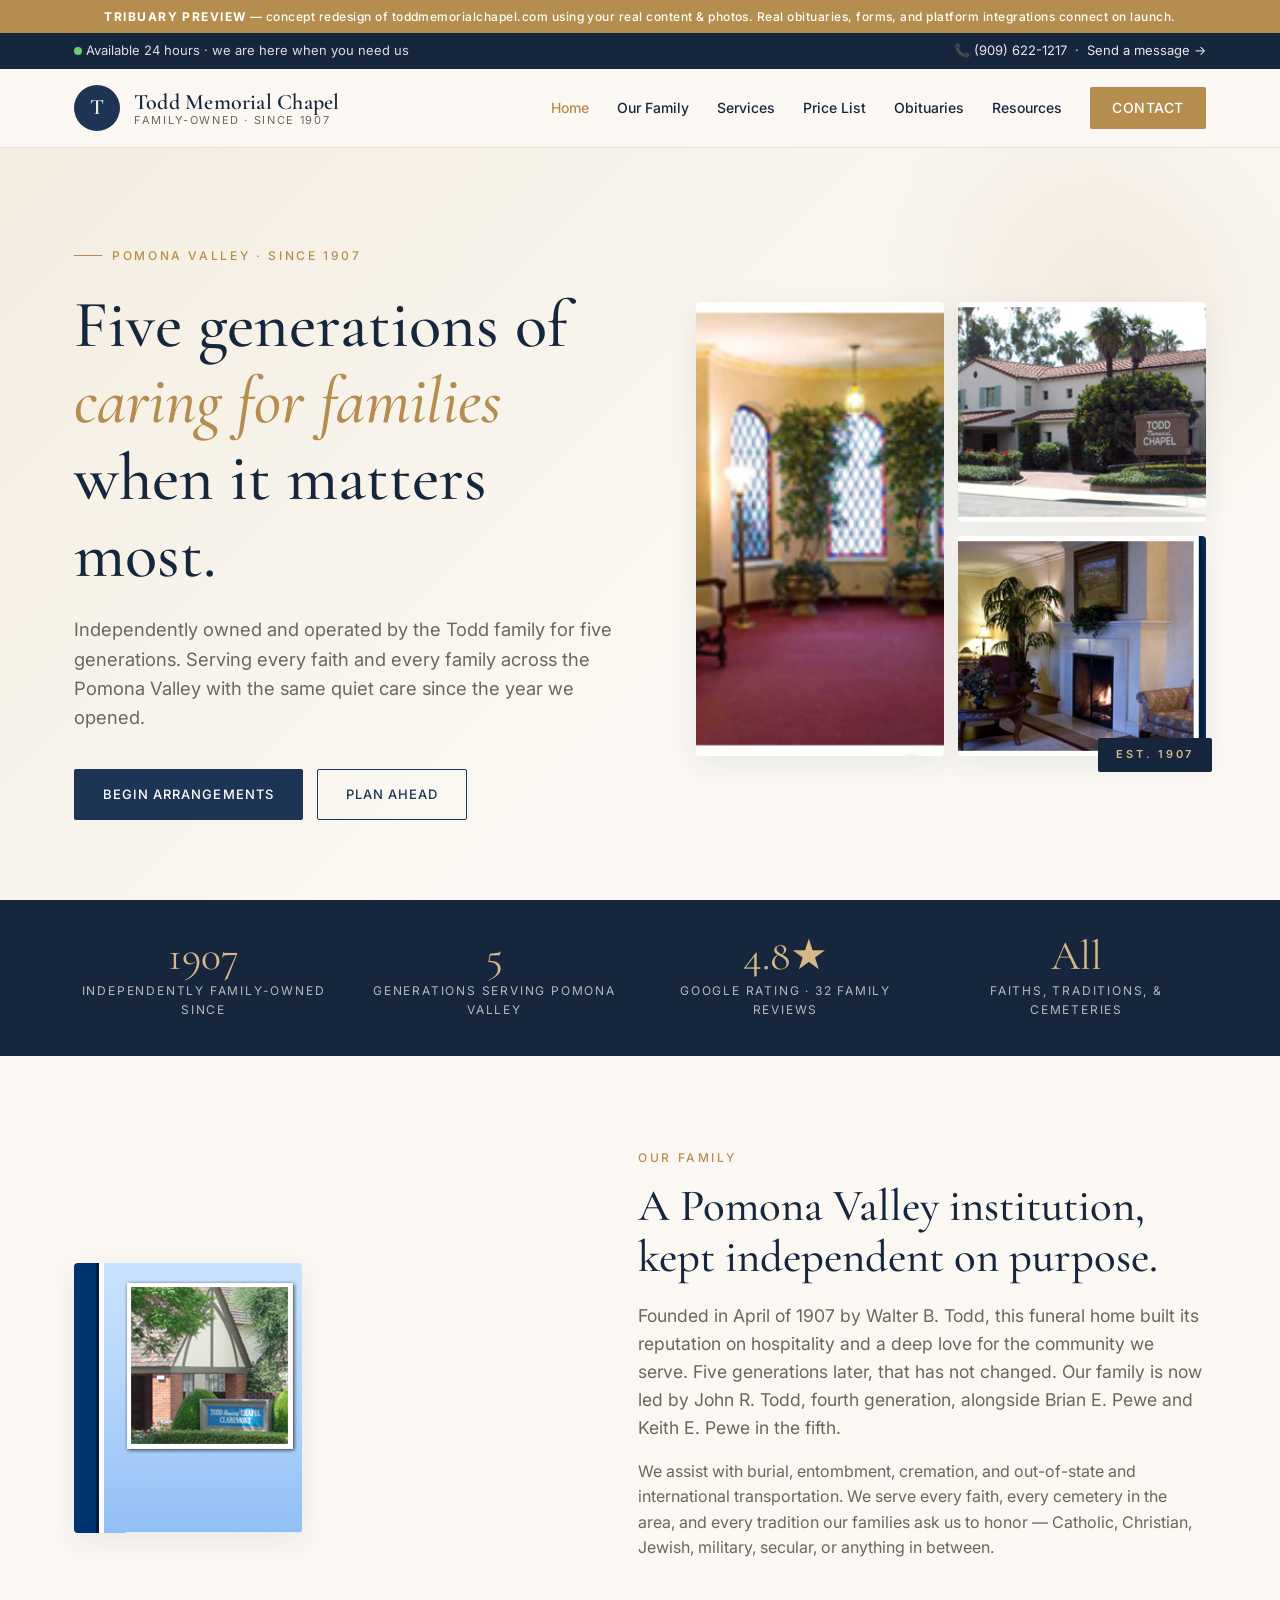
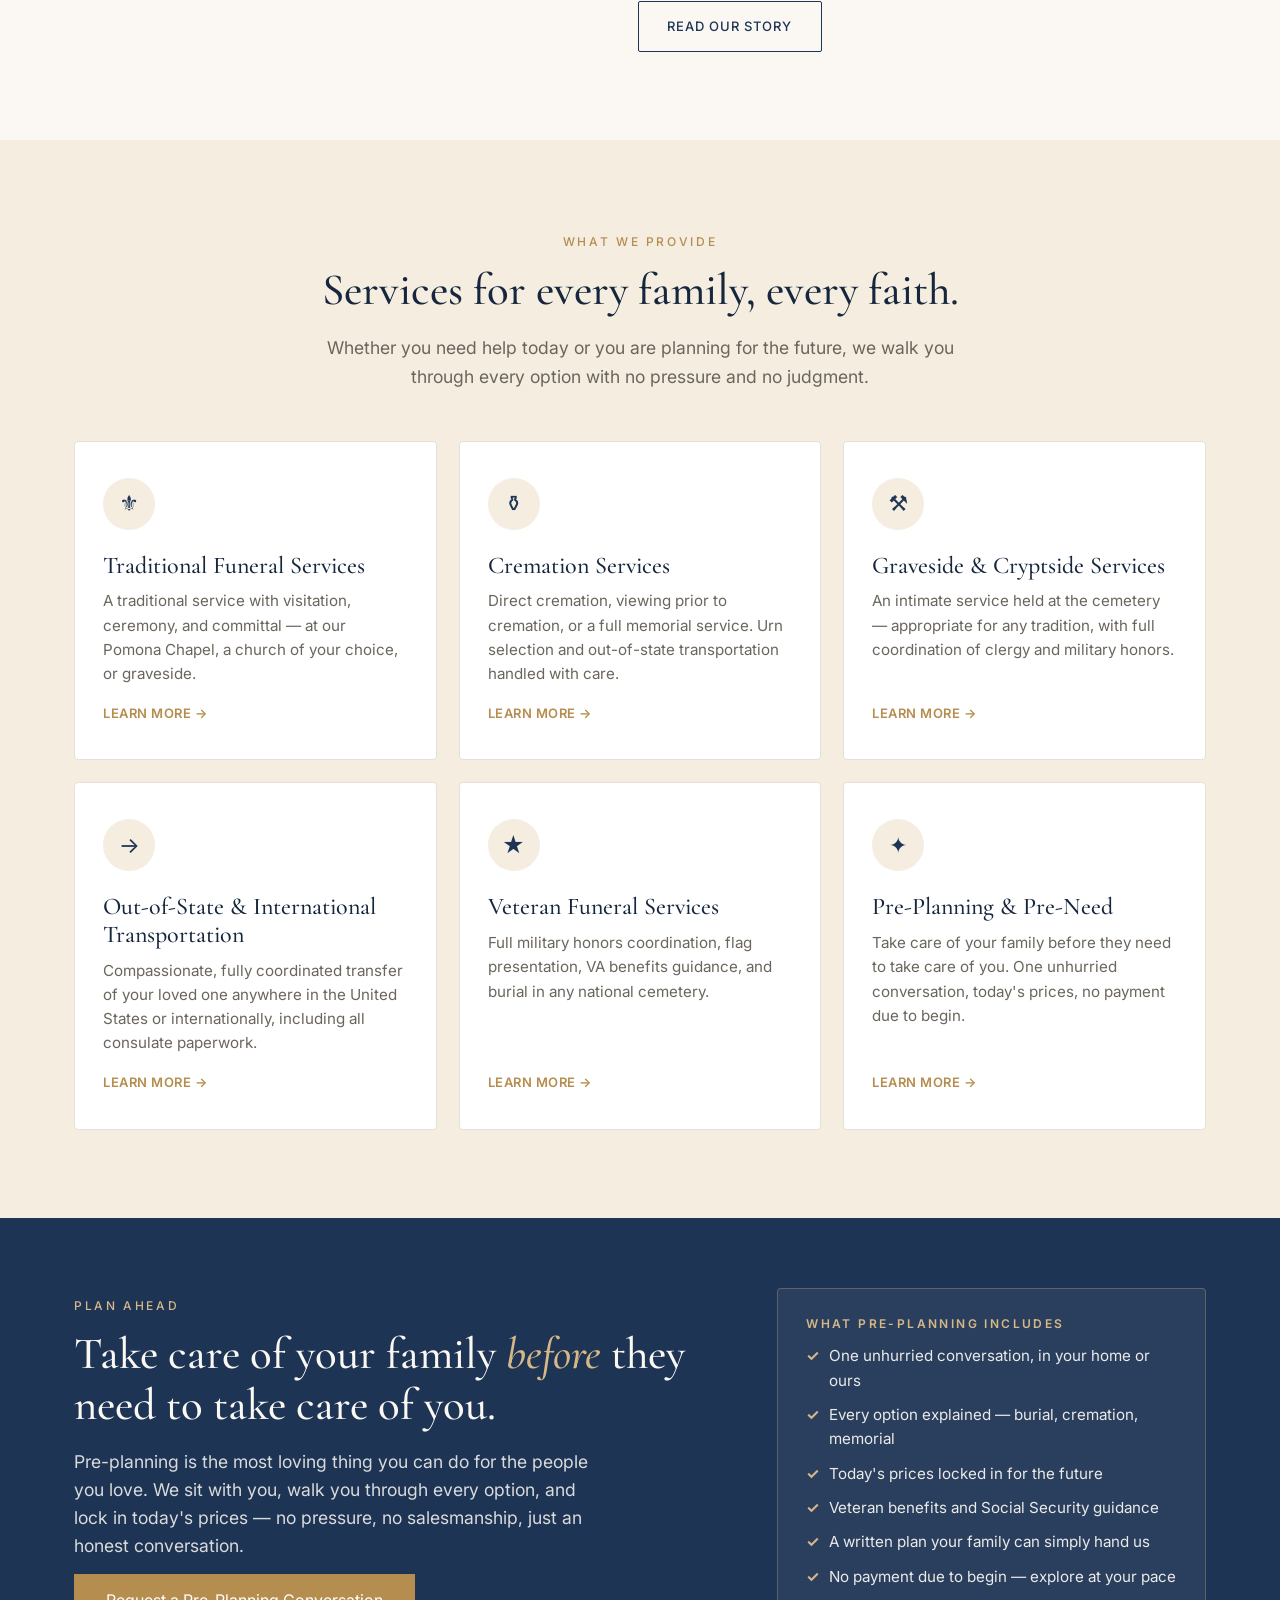
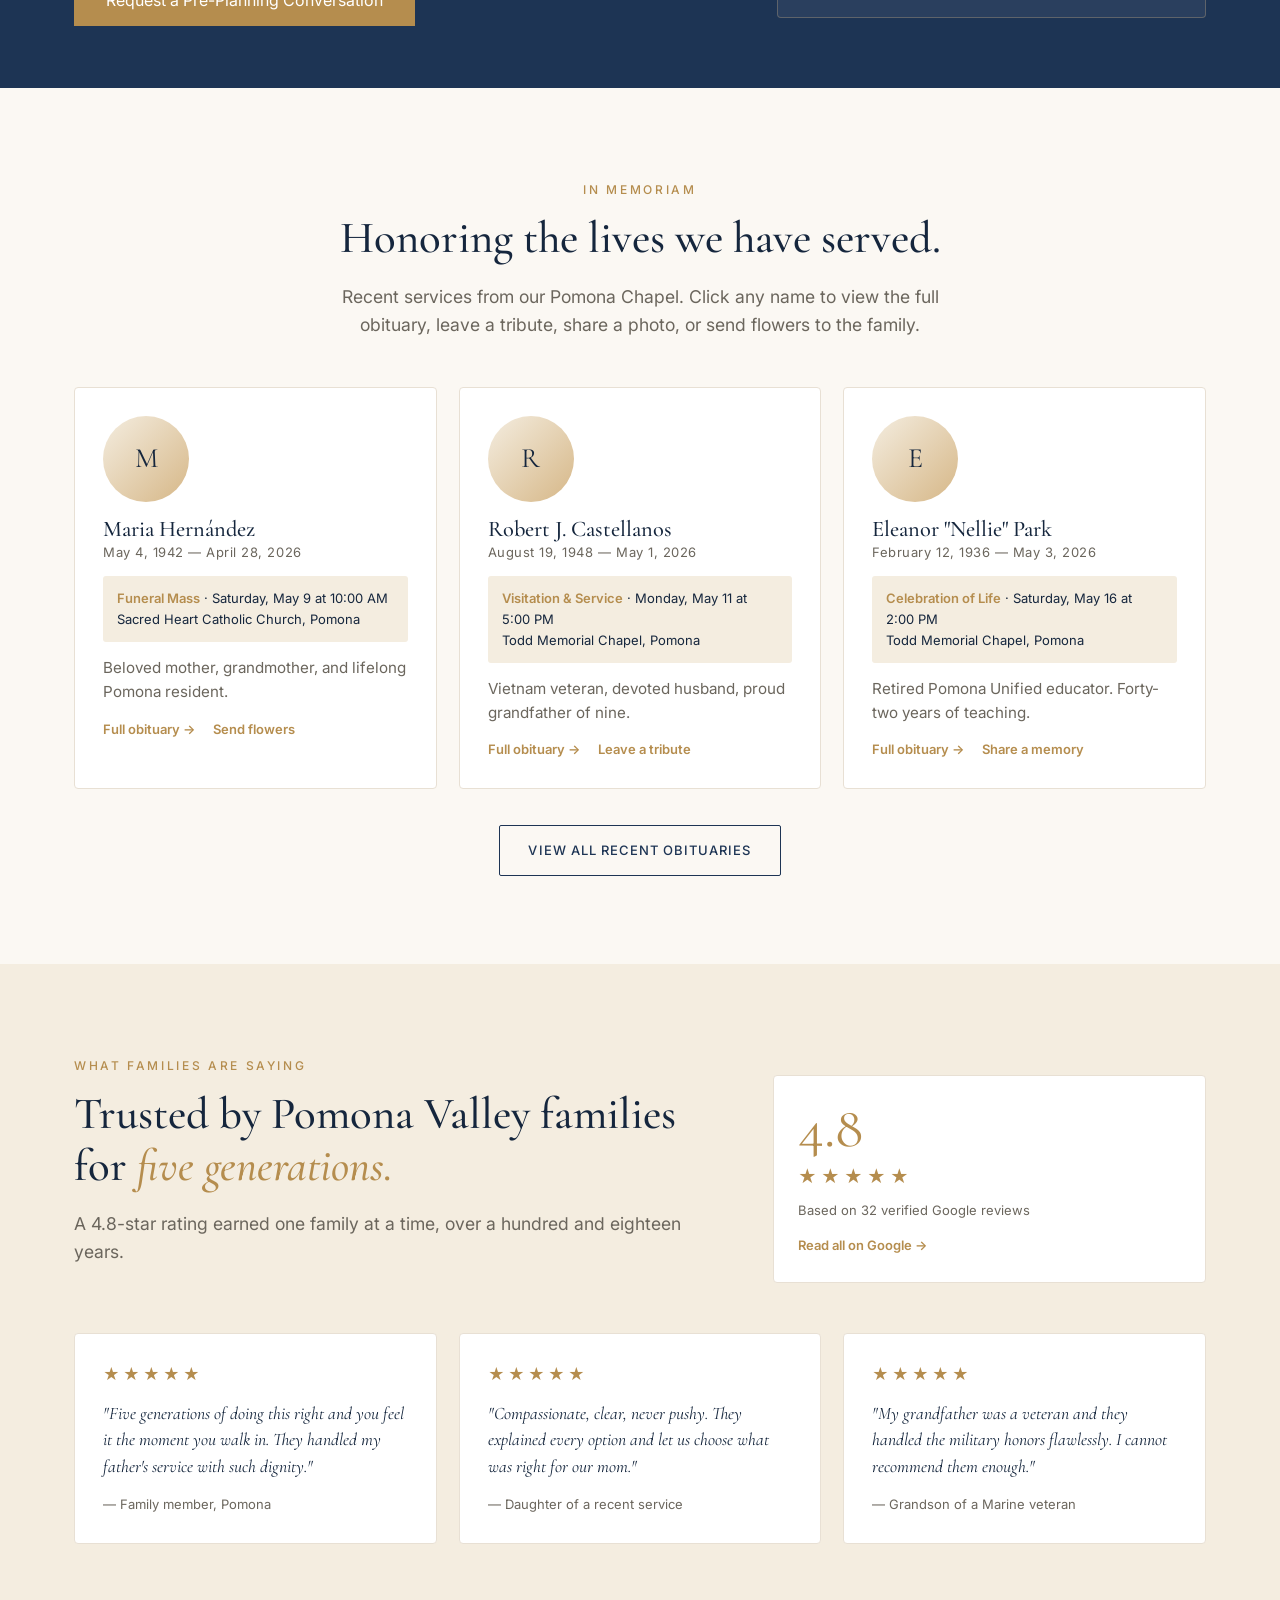
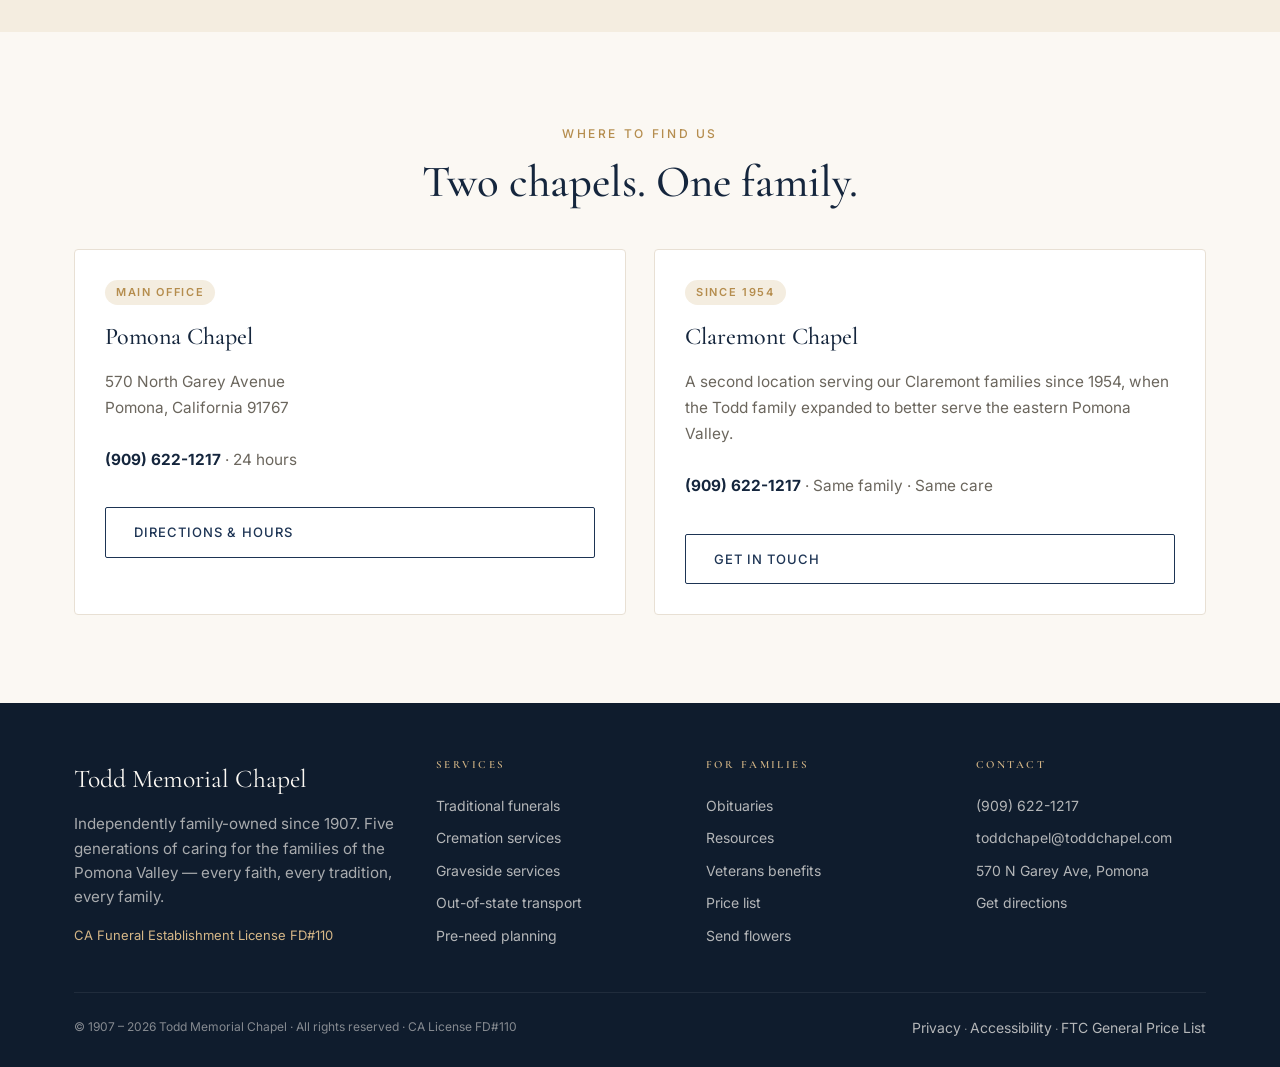
<file: index.html>
<!DOCTYPE html>
<html lang="en">
<head>
<meta charset="UTF-8" />
<meta name="viewport" content="width=device-width, initial-scale=1.0" />
<title>Todd Memorial Chapel — Family-Owned Funeral Home Serving the Pomona Valley Since 1907</title>
<meta name="description" content="Independently family-owned since 1907. Five generations of caring for Pomona Valley families. Burial, cremation, memorial services, and pre-need planning for every faith." />
<link rel="preconnect" href="https://fonts.googleapis.com">
<link rel="preconnect" href="https://fonts.gstatic.com" crossorigin>
<link href="https://fonts.googleapis.com/css2?family=Cormorant+Garamond:ital,wght@0,400;0,500;0,600;1,400;1,500&family=Inter:wght@300;400;500;600&display=swap" rel="stylesheet">
<link rel="stylesheet" href="assets/styles.css">
</head>
<body class="with-notice">

<div class="mockup-notice"><strong>Tribuary preview</strong> — concept redesign of toddmemorialchapel.com using your real content &amp; photos. Real obituaries, forms, and platform integrations connect on launch.</div>

<!-- UTILITY BAR -->
<div class="utility">
  <div class="container">
    <div class="left"><span><span class="pulse"></span> Available 24 hours · we are here when you need us</span></div>
    <div><a href="tel:+19096221217">📞 (909) 622-1217</a> &nbsp;·&nbsp; <a href="contact.html">Send a message →</a></div>
  </div>
</div>

<!-- NAV -->
<header class="nav">
  <div class="container">
    <a href="index.html" class="brand">
      <div class="brand-mark">T</div>
      <div class="brand-text">
        <div class="name">Todd Memorial Chapel</div>
        <div class="est">Family-owned · Since 1907</div>
      </div>
    </a>
    <nav class="nav-links" id="navLinks">
      <a href="index.html" class="active">Home</a>
      <a href="about.html">Our Family</a>
      <a href="services.html">Services</a>
      <a href="pricelist.html">Price List</a>
      <a href="obituaries.html">Obituaries</a>
      <a href="resources.html">Resources</a>
      <a href="contact.html" class="nav-cta">Contact</a>
    </nav>
    <button class="nav-toggle" onclick="document.getElementById('navLinks').classList.toggle('open')" aria-label="Open menu">☰</button>
  </div>
</header>

<!-- HERO -->
<section class="hero">
  <div class="container hero-grid">
    <div>
      <span class="hero-eyebrow">Pomona Valley · Since 1907</span>
      <h1>Five generations of <em>caring for families</em> when it matters most.</h1>
      <p class="lead">Independently owned and operated by the Todd family for five generations. Serving every faith and every family across the Pomona Valley with the same quiet care since the year we opened.</p>
      <div class="hero-ctas">
        <a class="btn btn-primary" href="contact.html">Begin Arrangements</a>
        <a class="btn btn-secondary" href="services.html#preneed">Plan Ahead</a>
      </div>
    </div>
    <div class="hero-collage">
      <img src="images/chapelpic1.jpg" alt="Todd Memorial Chapel exterior, Pomona">
      <img src="images/chapelpic2.jpg" alt="Todd Memorial Chapel interior">
      <img src="images/chapelpic3.jpg" alt="Todd Memorial Chapel grounds">
    </div>
  </div>
</section>

<!-- TRUST STRIP -->
<section class="trust" style="padding:36px 0">
  <div class="container">
    <div><div class="num">1907</div><div class="lab">Independently family-owned since</div></div>
    <div><div class="num">5</div><div class="lab">Generations serving Pomona Valley</div></div>
    <div><div class="num">4.8★</div><div class="lab">Google rating · 32 family reviews</div></div>
    <div><div class="num">All</div><div class="lab">Faiths, traditions, &amp; cemeteries</div></div>
  </div>
</section>

<!-- ABOUT TEASER -->
<section>
  <div class="container two-col">
    <img src="images/chapelpic4.jpg" alt="Todd Memorial Chapel chapel hall" />
    <div>
      <span class="section-eyebrow">Our Family</span>
      <h2 class="section-title">A Pomona Valley institution, kept independent on purpose.</h2>
      <p class="lead">Founded in April of 1907 by Walter B. Todd, this funeral home built its reputation on hospitality and a deep love for the community we serve. Five generations later, that has not changed. Our family is now led by John R. Todd, fourth generation, alongside Brian E. Pewe and Keith E. Pewe in the fifth.</p>
      <p style="color:var(--ink-muted)">We assist with burial, entombment, cremation, and out-of-state and international transportation. We serve every faith, every cemetery in the area, and every tradition our families ask us to honor — Catholic, Christian, Jewish, military, secular, or anything in between.</p>
      <a href="about.html" class="btn btn-secondary" style="margin-top:24px">Read Our Story</a>
    </div>
  </div>
</section>

<!-- SERVICES PREVIEW -->
<section class="cream-bg">
  <div class="container center">
    <span class="section-eyebrow">What We Provide</span>
    <h2 class="section-title">Services for every family, every faith.</h2>
    <p class="lead">Whether you need help today or you are planning for the future, we walk you through every option with no pressure and no judgment.</p>
  </div>
  <div class="container">
    <div class="feature-grid">
      <div class="feature-card">
        <div class="feature-icon">⚜</div>
        <h3>Traditional Funeral Services</h3>
        <p>A traditional service with visitation, ceremony, and committal — at our Pomona Chapel, a church of your choice, or graveside.</p>
        <a href="services.html#traditional">Learn more</a>
      </div>
      <div class="feature-card">
        <div class="feature-icon">⚱</div>
        <h3>Cremation Services</h3>
        <p>Direct cremation, viewing prior to cremation, or a full memorial service. Urn selection and out-of-state transportation handled with care.</p>
        <a href="services.html#cremation">Learn more</a>
      </div>
      <div class="feature-card">
        <div class="feature-icon">⚒</div>
        <h3>Graveside &amp; Cryptside Services</h3>
        <p>An intimate service held at the cemetery — appropriate for any tradition, with full coordination of clergy and military honors.</p>
        <a href="services.html#graveside">Learn more</a>
      </div>
      <div class="feature-card">
        <div class="feature-icon">→</div>
        <h3>Out-of-State &amp; International Transportation</h3>
        <p>Compassionate, fully coordinated transfer of your loved one anywhere in the United States or internationally, including all consulate paperwork.</p>
        <a href="services.html#shipment">Learn more</a>
      </div>
      <div class="feature-card">
        <div class="feature-icon">★</div>
        <h3>Veteran Funeral Services</h3>
        <p>Full military honors coordination, flag presentation, VA benefits guidance, and burial in any national cemetery.</p>
        <a href="resources.html#veterans">Learn more</a>
      </div>
      <div class="feature-card">
        <div class="feature-icon">✦</div>
        <h3>Pre-Planning &amp; Pre-Need</h3>
        <p>Take care of your family before they need to take care of you. One unhurried conversation, today's prices, no payment due to begin.</p>
        <a href="services.html#preneed">Learn more</a>
      </div>
    </div>
  </div>
</section>

<!-- PRE-NEED CTA -->
<section class="preneed">
  <div class="container preneed-grid">
    <div>
      <span class="section-eyebrow" style="color:var(--gold-soft)">Plan Ahead</span>
      <h2>Take care of your family <em>before</em> they need to take care of you.</h2>
      <p style="font-size:1.1rem; max-width:540px; margin-bottom:28px">Pre-planning is the most loving thing you can do for the people you love. We sit with you, walk you through every option, and lock in today's prices — no pressure, no salesmanship, just an honest conversation.</p>
      <a href="contact.html" class="btn-gold">Request a Pre-Planning Conversation</a>
    </div>
    <div class="preneed-card">
      <h4>What pre-planning includes</h4>
      <ul>
        <li>One unhurried conversation, in your home or ours</li>
        <li>Every option explained — burial, cremation, memorial</li>
        <li>Today's prices locked in for the future</li>
        <li>Veteran benefits and Social Security guidance</li>
        <li>A written plan your family can simply hand us</li>
        <li>No payment due to begin — explore at your pace</li>
      </ul>
    </div>
  </div>
</section>

<!-- RECENT OBITUARIES TEASER -->
<section>
  <div class="container">
    <div class="center" style="margin-bottom:12px">
      <span class="section-eyebrow">In Memoriam</span>
      <h2 class="section-title">Honoring the lives we have served.</h2>
      <p class="lead">Recent services from our Pomona Chapel. Click any name to view the full obituary, leave a tribute, share a photo, or send flowers to the family.</p>
    </div>
    <div class="obit-grid">
      <article class="obit">
        <div class="photo">M</div>
        <div><h3>Maria Hernández</h3><div class="dates">May 4, 1942 — April 28, 2026</div></div>
        <div class="service"><strong>Funeral Mass</strong> · Saturday, May 9 at 10:00 AM<br>Sacred Heart Catholic Church, Pomona</div>
        <p style="margin:0;color:var(--ink-muted);font-size:.95rem">Beloved mother, grandmother, and lifelong Pomona resident.</p>
        <div class="actions"><a href="obituaries.html">Full obituary →</a><a href="obituaries.html">Send flowers</a></div>
      </article>
      <article class="obit">
        <div class="photo">R</div>
        <div><h3>Robert J. Castellanos</h3><div class="dates">August 19, 1948 — May 1, 2026</div></div>
        <div class="service"><strong>Visitation &amp; Service</strong> · Monday, May 11 at 5:00 PM<br>Todd Memorial Chapel, Pomona</div>
        <p style="margin:0;color:var(--ink-muted);font-size:.95rem">Vietnam veteran, devoted husband, proud grandfather of nine.</p>
        <div class="actions"><a href="obituaries.html">Full obituary →</a><a href="obituaries.html">Leave a tribute</a></div>
      </article>
      <article class="obit">
        <div class="photo">E</div>
        <div><h3>Eleanor "Nellie" Park</h3><div class="dates">February 12, 1936 — May 3, 2026</div></div>
        <div class="service"><strong>Celebration of Life</strong> · Saturday, May 16 at 2:00 PM<br>Todd Memorial Chapel, Pomona</div>
        <p style="margin:0;color:var(--ink-muted);font-size:.95rem">Retired Pomona Unified educator. Forty-two years of teaching.</p>
        <div class="actions"><a href="obituaries.html">Full obituary →</a><a href="obituaries.html">Share a memory</a></div>
      </article>
    </div>
    <div class="center" style="margin-top:36px"><a href="obituaries.html" class="btn btn-secondary">View All Recent Obituaries</a></div>
  </div>
</section>

<!-- REVIEWS -->
<section class="cream-bg">
  <div class="container">
    <div class="reviews-head">
      <div>
        <span class="section-eyebrow">What Families Are Saying</span>
        <h2 class="section-title">Trusted by Pomona Valley families for <em style="font-style:italic;color:var(--gold)">five generations.</em></h2>
        <p class="lead">A 4.8-star rating earned one family at a time, over a hundred and eighteen years.</p>
      </div>
      <div class="gbp-summary">
        <div class="big">4.8</div>
        <div class="stars-row">★★★★★</div>
        <div class="meta">Based on 32 verified Google reviews</div>
        <a href="https://maps.google.com/?cid=5015487788665578280" target="_blank" style="display:inline-block;margin-top:14px;font-size:13px;color:var(--gold);font-weight:600">Read all on Google →</a>
      </div>
    </div>
    <div class="reviews-grid">
      <div class="review">
        <div class="stars">★★★★★</div>
        <p>"Five generations of doing this right and you feel it the moment you walk in. They handled my father's service with such dignity."</p>
        <div class="who">— Family member, Pomona</div>
      </div>
      <div class="review">
        <div class="stars">★★★★★</div>
        <p>"Compassionate, clear, never pushy. They explained every option and let us choose what was right for our mom."</p>
        <div class="who">— Daughter of a recent service</div>
      </div>
      <div class="review">
        <div class="stars">★★★★★</div>
        <p>"My grandfather was a veteran and they handled the military honors flawlessly. I cannot recommend them enough."</p>
        <div class="who">— Grandson of a Marine veteran</div>
      </div>
    </div>
  </div>
</section>

<!-- LOCATIONS TEASER -->
<section>
  <div class="container center" style="margin-bottom:12px">
    <span class="section-eyebrow">Where to Find Us</span>
    <h2 class="section-title">Two chapels. One family.</h2>
  </div>
  <div class="container">
    <div class="locations-grid">
      <div class="location-card">
        <span class="badge">Main Office</span>
        <h3>Pomona Chapel</h3>
        <p class="addr">570 North Garey Avenue<br>Pomona, California 91767<br><br><strong style="color:var(--navy-deep)">(909) 622-1217</strong> · 24 hours</p>
        <a href="contact.html" class="btn btn-secondary">Directions &amp; Hours</a>
      </div>
      <div class="location-card">
        <span class="badge">Since 1954</span>
        <h3>Claremont Chapel</h3>
        <p class="addr">A second location serving our Claremont families since 1954, when the Todd family expanded to better serve the eastern Pomona Valley.<br><br><strong style="color:var(--navy-deep)">(909) 622-1217</strong> · Same family · Same care</p>
        <a href="contact.html" class="btn btn-secondary">Get in Touch</a>
      </div>
    </div>
  </div>
</section>

<!-- FOOTER -->
<footer>
  <div class="container">
    <div class="foot-grid">
      <div class="foot-brand">
        <div class="name">Todd Memorial Chapel</div>
        <p>Independently family-owned since 1907. Five generations of caring for the families of the Pomona Valley — every faith, every tradition, every family.</p>
        <p style="margin-top:16px;font-size:13px;color:var(--gold-soft)">CA Funeral Establishment License FD#110</p>
      </div>
      <div>
        <h5>Services</h5>
        <a href="services.html#traditional">Traditional funerals</a>
        <a href="services.html#cremation">Cremation services</a>
        <a href="services.html#graveside">Graveside services</a>
        <a href="services.html#shipment">Out-of-state transport</a>
        <a href="services.html#preneed">Pre-need planning</a>
      </div>
      <div>
        <h5>For Families</h5>
        <a href="obituaries.html">Obituaries</a>
        <a href="resources.html">Resources</a>
        <a href="resources.html#veterans">Veterans benefits</a>
        <a href="pricelist.html">Price list</a>
        <a href="contact.html">Send flowers</a>
      </div>
      <div>
        <h5>Contact</h5>
        <a href="tel:+19096221217">(909) 622-1217</a>
        <a href="mailto:toddchapel@toddchapel.com">toddchapel@toddchapel.com</a>
        <a href="https://maps.app.goo.gl/RZjBK8PSymuwAsVD6" target="_blank">570 N Garey Ave, Pomona</a>
        <a href="contact.html">Get directions</a>
      </div>
    </div>
    <div class="foot-bottom">
      <div>© 1907 – 2026 Todd Memorial Chapel · All rights reserved · CA License FD#110</div>
      <div><a href="#" style="display:inline">Privacy</a> · <a href="#" style="display:inline">Accessibility</a> · <a href="pricelist.html" style="display:inline">FTC General Price List</a></div>
    </div>
  </div>
</footer>

<a href="tel:+19096221217" class="floating-call">📞 Call us — (909) 622-1217</a>

<script>
  document.querySelectorAll('#navLinks a').forEach(a => a.addEventListener('click', () => document.getElementById('navLinks').classList.remove('open')));
</script>

</body>
</html>
 
</file>
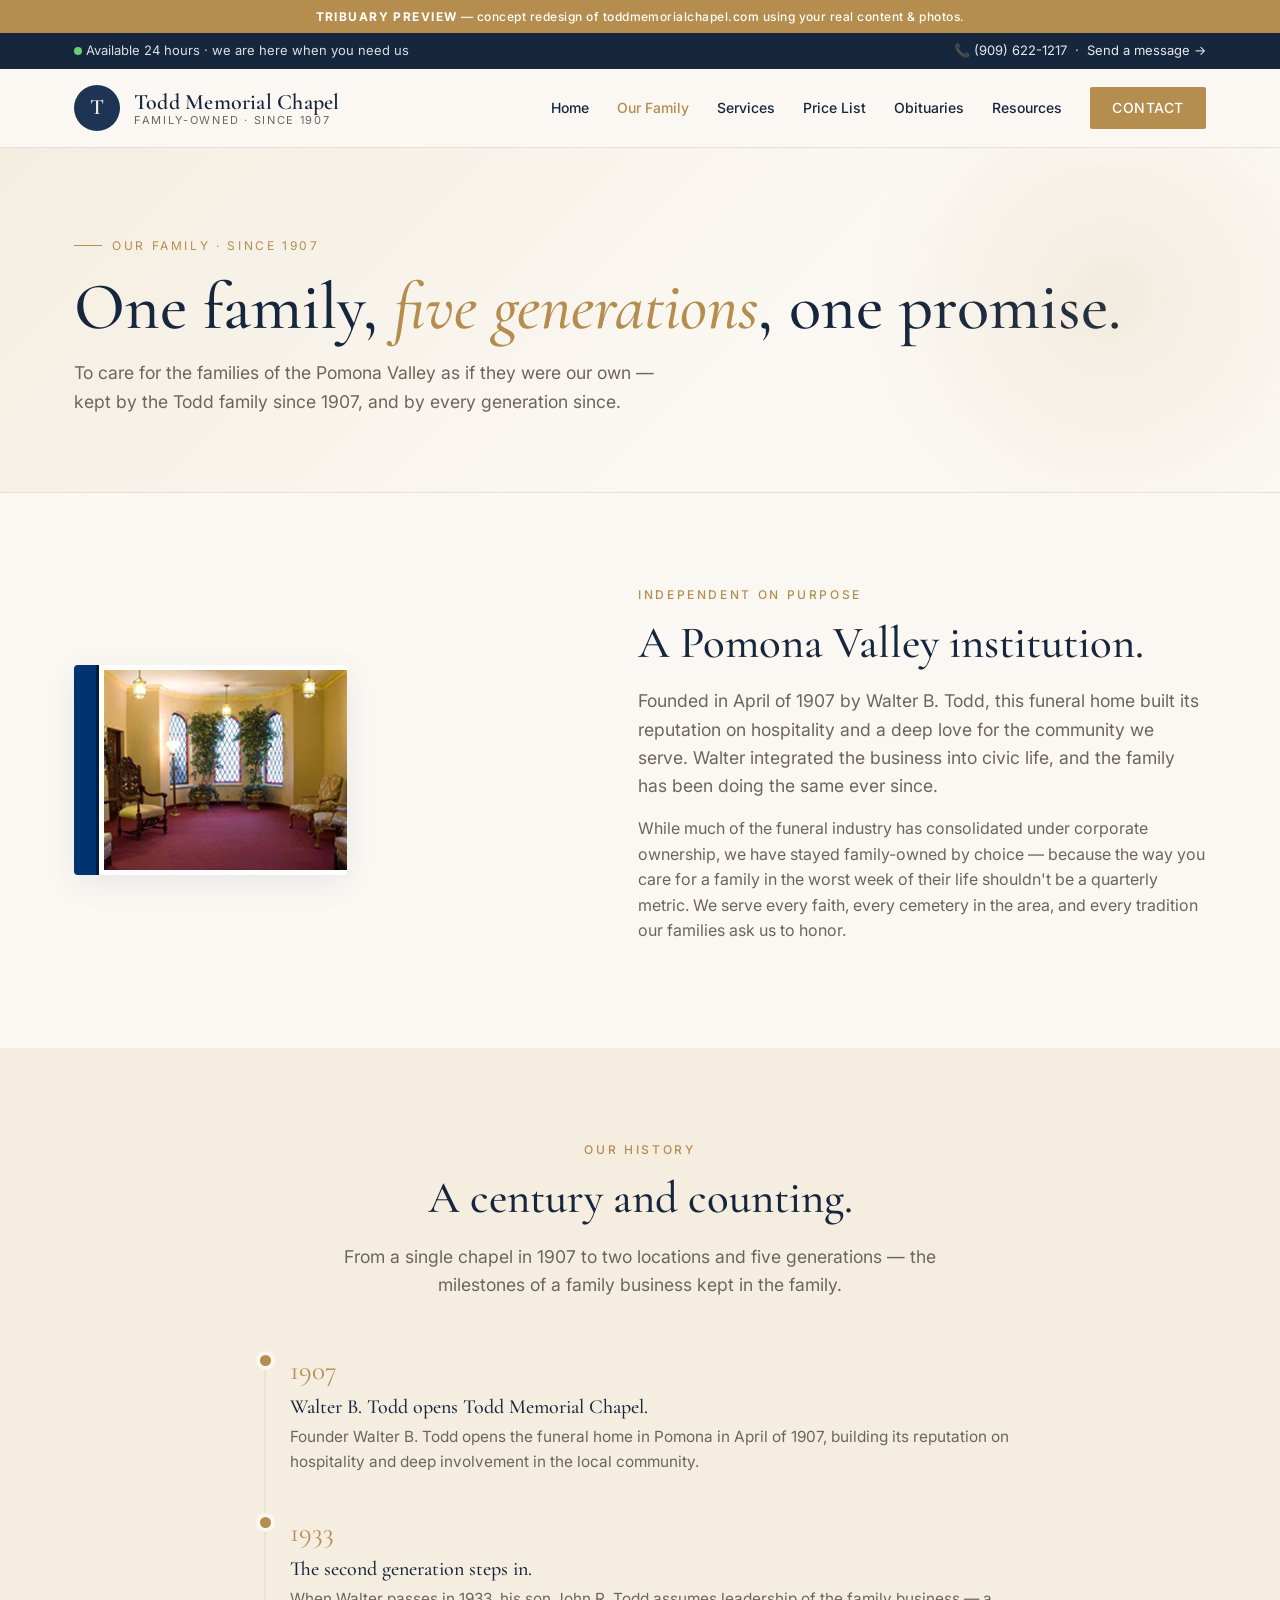
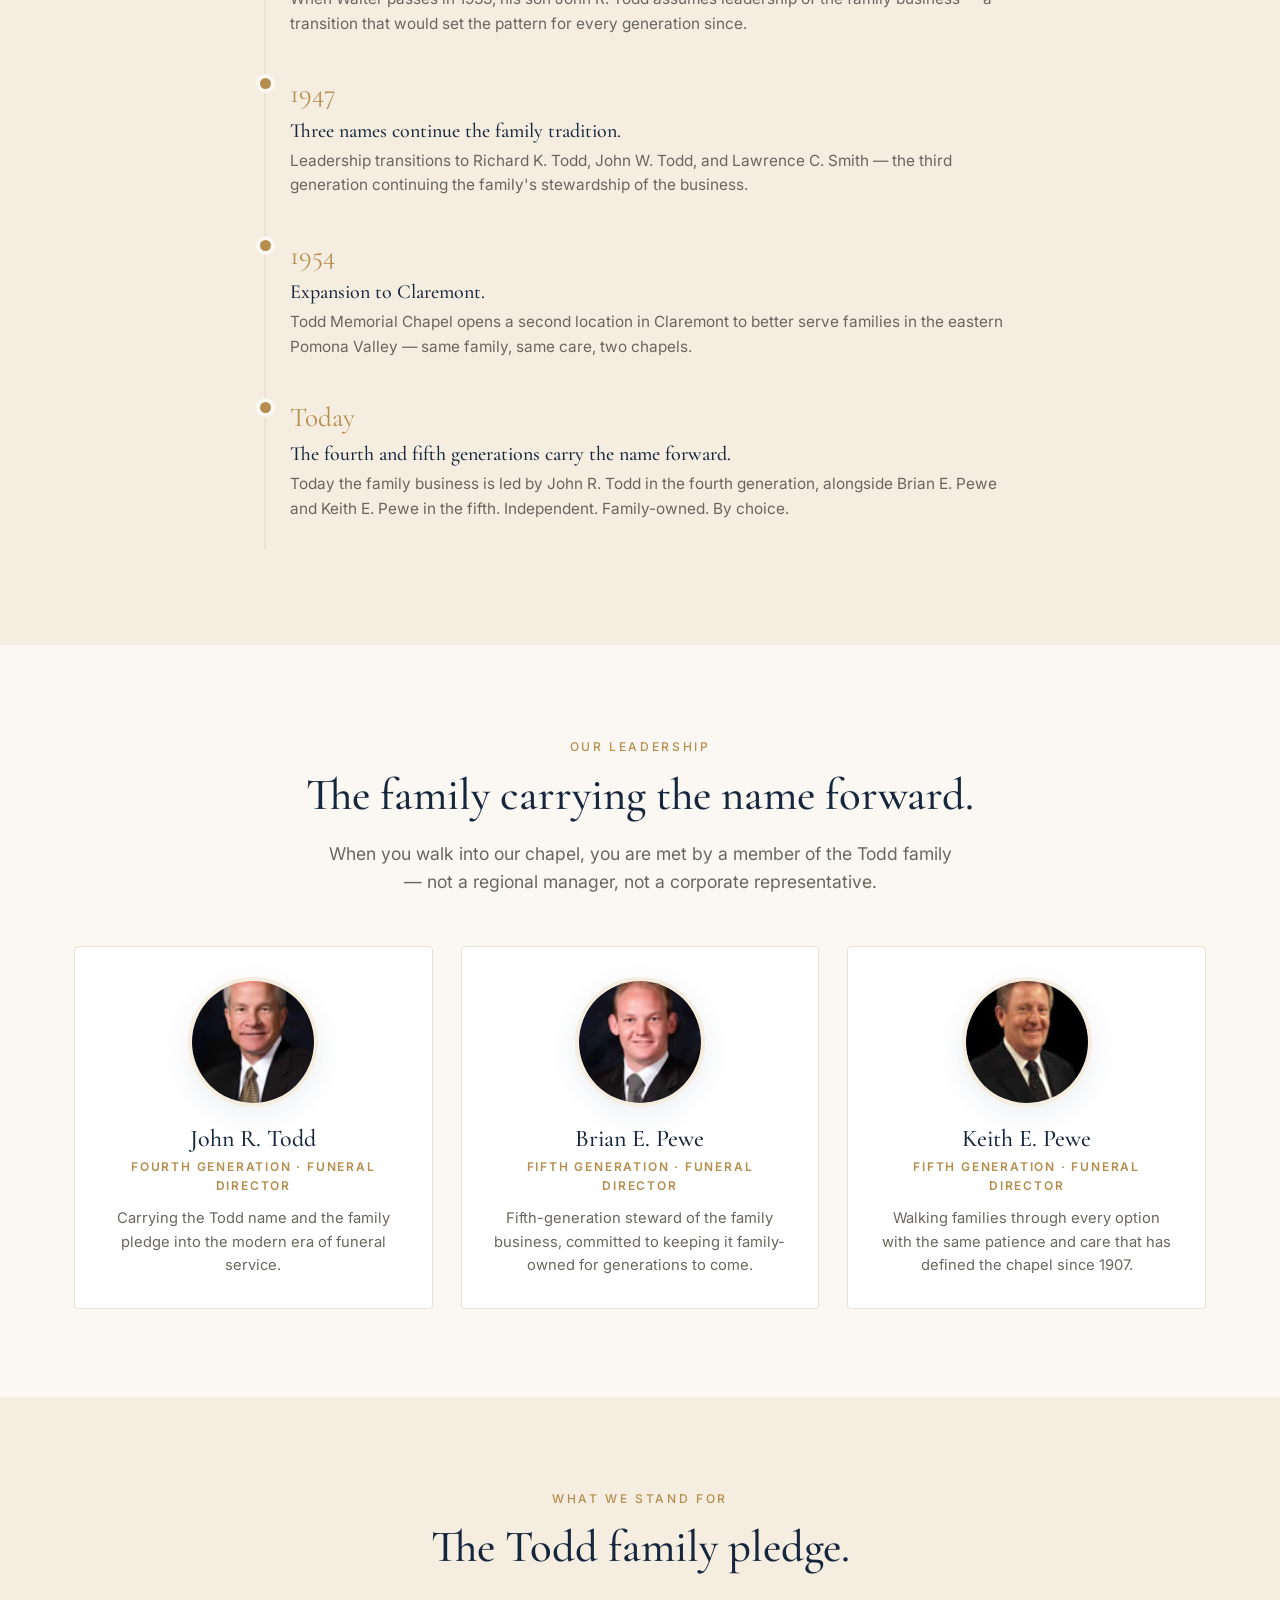
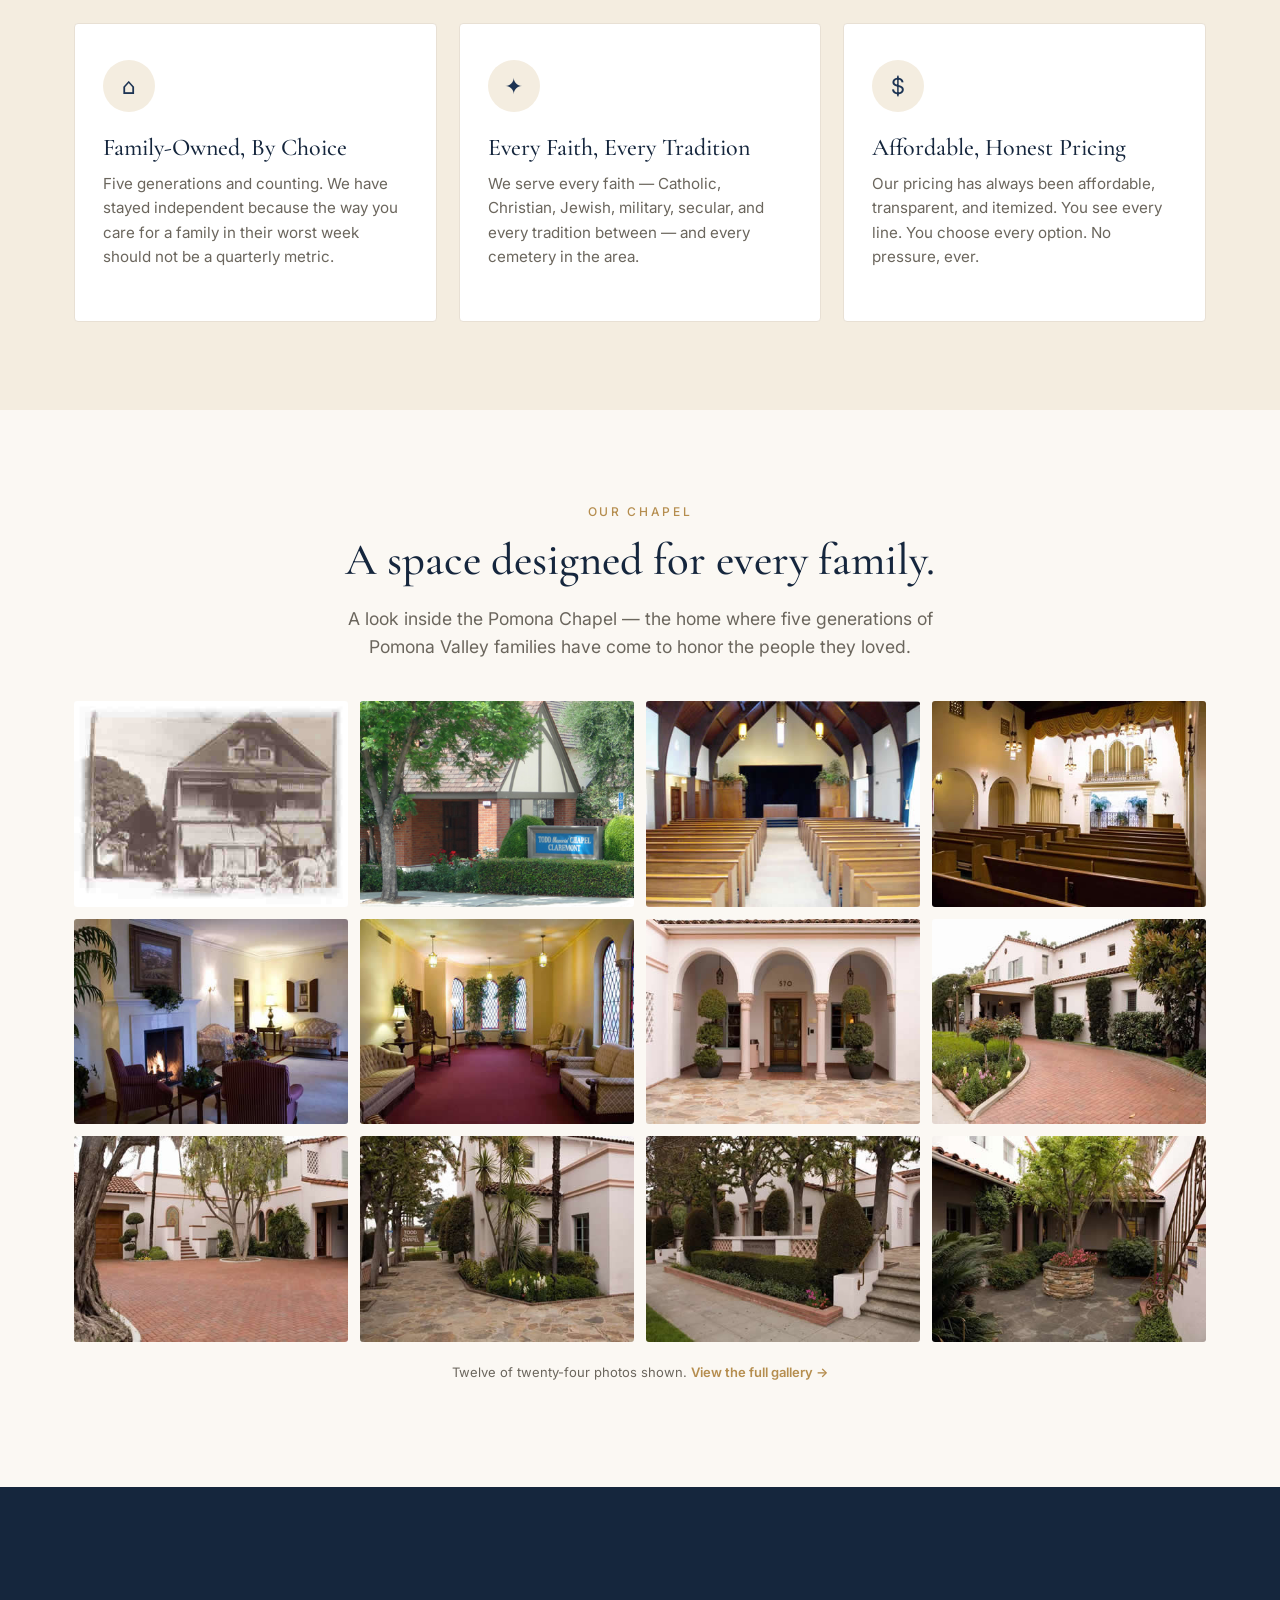
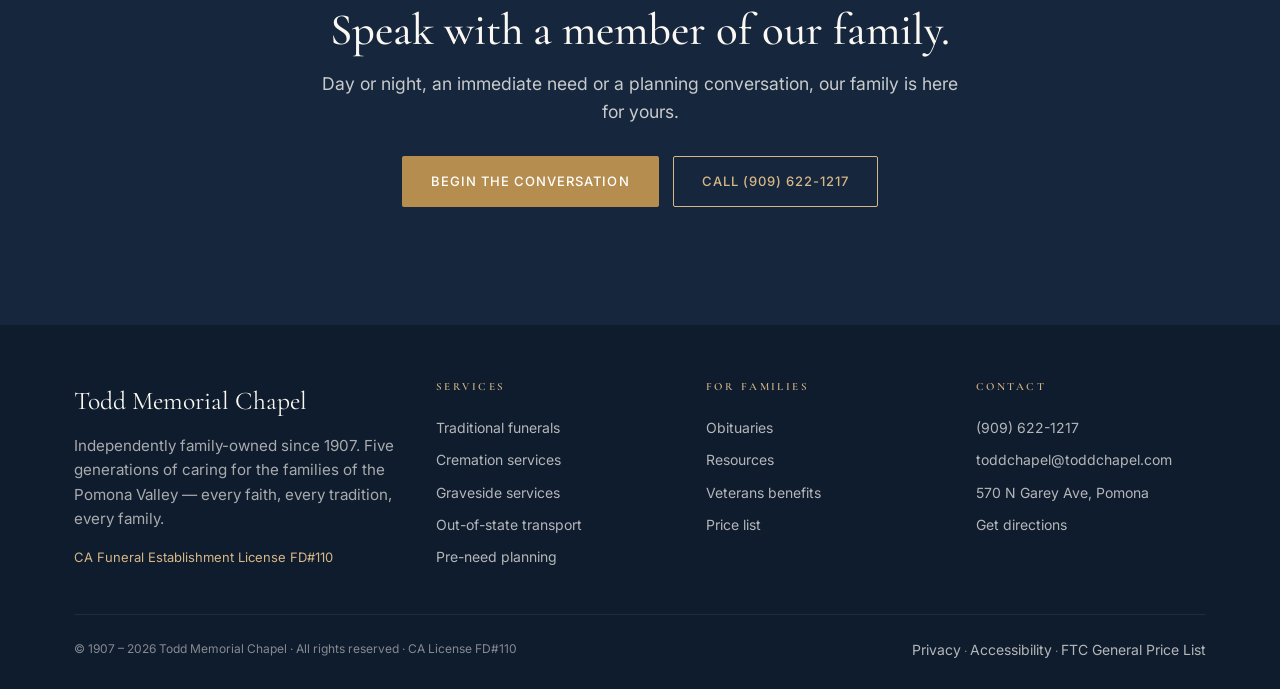
<file: about.html>
<!DOCTYPE html>
<html lang="en">
<head>
<meta charset="UTF-8" />
<meta name="viewport" content="width=device-width, initial-scale=1.0" />
<title>Our Family — Todd Memorial Chapel · Five Generations Since 1907</title>
<meta name="description" content="The Todd family has owned and operated Todd Memorial Chapel independently since 1907. Five generations of caring for Pomona Valley families." />
<link rel="preconnect" href="https://fonts.googleapis.com">
<link rel="preconnect" href="https://fonts.gstatic.com" crossorigin>
<link href="https://fonts.googleapis.com/css2?family=Cormorant+Garamond:ital,wght@0,400;0,500;0,600;1,400;1,500&family=Inter:wght@300;400;500;600&display=swap" rel="stylesheet">
<link rel="stylesheet" href="assets/styles.css">
</head>
<body class="with-notice">

<div class="mockup-notice"><strong>Tribuary preview</strong> — concept redesign of toddmemorialchapel.com using your real content &amp; photos.</div>

<div class="utility">
  <div class="container">
    <div class="left"><span><span class="pulse"></span> Available 24 hours · we are here when you need us</span></div>
    <div><a href="tel:+19096221217">📞 (909) 622-1217</a> &nbsp;·&nbsp; <a href="contact.html">Send a message →</a></div>
  </div>
</div>

<header class="nav">
  <div class="container">
    <a href="index.html" class="brand">
      <div class="brand-mark">T</div>
      <div class="brand-text"><div class="name">Todd Memorial Chapel</div><div class="est">Family-owned · Since 1907</div></div>
    </a>
    <nav class="nav-links" id="navLinks">
      <a href="index.html">Home</a>
      <a href="about.html" class="active">Our Family</a>
      <a href="services.html">Services</a>
      <a href="pricelist.html">Price List</a>
      <a href="obituaries.html">Obituaries</a>
      <a href="resources.html">Resources</a>
      <a href="contact.html" class="nav-cta">Contact</a>
    </nav>
    <button class="nav-toggle" onclick="document.getElementById('navLinks').classList.toggle('open')" aria-label="Open menu">☰</button>
  </div>
</header>

<!-- PAGE HEADER -->
<section class="page-header">
  <div class="container">
    <span class="crumb">Our Family · Since 1907</span>
    <h1>One family, <em>five generations</em>, one promise.</h1>
    <p class="lead">To care for the families of the Pomona Valley as if they were our own — kept by the Todd family since 1907, and by every generation since.</p>
  </div>
</section>

<!-- OPENING NARRATIVE -->
<section>
  <div class="container two-col">
    <img src="images/chapelpic1.jpg" alt="Todd Memorial Chapel exterior, Pomona" />
    <div>
      <span class="section-eyebrow">Independent on Purpose</span>
      <h2 class="section-title">A Pomona Valley institution.</h2>
      <p class="lead">Founded in April of 1907 by Walter B. Todd, this funeral home built its reputation on hospitality and a deep love for the community we serve. Walter integrated the business into civic life, and the family has been doing the same ever since.</p>
      <p style="color:var(--ink-muted)">While much of the funeral industry has consolidated under corporate ownership, we have stayed family-owned by choice — because the way you care for a family in the worst week of their life shouldn't be a quarterly metric. We serve every faith, every cemetery in the area, and every tradition our families ask us to honor.</p>
    </div>
  </div>
</section>

<!-- HISTORY TIMELINE -->
<section class="cream-bg">
  <div class="container center">
    <span class="section-eyebrow">Our History</span>
    <h2 class="section-title">A century and counting.</h2>
    <p class="lead">From a single chapel in 1907 to two locations and five generations — the milestones of a family business kept in the family.</p>
  </div>
  <div class="container">
    <div class="timeline">
      <div class="tl-item">
        <div class="tl-year">1907</div>
        <h4>Walter B. Todd opens Todd Memorial Chapel.</h4>
        <p>Founder Walter B. Todd opens the funeral home in Pomona in April of 1907, building its reputation on hospitality and deep involvement in the local community.</p>
      </div>
      <div class="tl-item">
        <div class="tl-year">1933</div>
        <h4>The second generation steps in.</h4>
        <p>When Walter passes in 1933, his son John R. Todd assumes leadership of the family business — a transition that would set the pattern for every generation since.</p>
      </div>
      <div class="tl-item">
        <div class="tl-year">1947</div>
        <h4>Three names continue the family tradition.</h4>
        <p>Leadership transitions to Richard K. Todd, John W. Todd, and Lawrence C. Smith — the third generation continuing the family's stewardship of the business.</p>
      </div>
      <div class="tl-item">
        <div class="tl-year">1954</div>
        <h4>Expansion to Claremont.</h4>
        <p>Todd Memorial Chapel opens a second location in Claremont to better serve families in the eastern Pomona Valley — same family, same care, two chapels.</p>
      </div>
      <div class="tl-item">
        <div class="tl-year">Today</div>
        <h4>The fourth and fifth generations carry the name forward.</h4>
        <p>Today the family business is led by John R. Todd in the fourth generation, alongside Brian E. Pewe and Keith E. Pewe in the fifth. Independent. Family-owned. By choice.</p>
      </div>
    </div>
  </div>
</section>

<!-- LEADERSHIP -->
<section>
  <div class="container center" style="margin-bottom:12px">
    <span class="section-eyebrow">Our Leadership</span>
    <h2 class="section-title">The family carrying the name forward.</h2>
    <p class="lead">When you walk into our chapel, you are met by a member of the Todd family — not a regional manager, not a corporate representative.</p>
  </div>
  <div class="container">
    <div class="leaders-grid">
      <div class="leader-card">
        <img src="images/John_R._Todd.jpg" alt="John R. Todd, fourth-generation funeral director">
        <h3>John R. Todd</h3>
        <div class="role">Fourth Generation · Funeral Director</div>
        <p>Carrying the Todd name and the family pledge into the modern era of funeral service.</p>
      </div>
      <div class="leader-card">
        <img src="images/Brian_E._Pewe.jpg" alt="Brian E. Pewe, fifth-generation funeral director">
        <h3>Brian E. Pewe</h3>
        <div class="role">Fifth Generation · Funeral Director</div>
        <p>Fifth-generation steward of the family business, committed to keeping it family-owned for generations to come.</p>
      </div>
      <div class="leader-card">
        <img src="images/Keith_E._Pewe.jpg" alt="Keith E. Pewe, fifth-generation funeral director">
        <h3>Keith E. Pewe</h3>
        <div class="role">Fifth Generation · Funeral Director</div>
        <p>Walking families through every option with the same patience and care that has defined the chapel since 1907.</p>
      </div>
    </div>
  </div>
</section>

<!-- VALUES -->
<section class="cream-bg">
  <div class="container center">
    <span class="section-eyebrow">What We Stand For</span>
    <h2 class="section-title">The Todd family pledge.</h2>
  </div>
  <div class="container">
    <div class="feature-grid">
      <div class="feature-card">
        <div class="feature-icon">⌂</div>
        <h3>Family-Owned, By Choice</h3>
        <p>Five generations and counting. We have stayed independent because the way you care for a family in their worst week should not be a quarterly metric.</p>
      </div>
      <div class="feature-card">
        <div class="feature-icon">✦</div>
        <h3>Every Faith, Every Tradition</h3>
        <p>We serve every faith — Catholic, Christian, Jewish, military, secular, and every tradition between — and every cemetery in the area.</p>
      </div>
      <div class="feature-card">
        <div class="feature-icon">$</div>
        <h3>Affordable, Honest Pricing</h3>
        <p>Our pricing has always been affordable, transparent, and itemized. You see every line. You choose every option. No pressure, ever.</p>
      </div>
    </div>
  </div>
</section>

<!-- CHAPEL GALLERY -->
<section>
  <div class="container center">
    <span class="section-eyebrow">Our Chapel</span>
    <h2 class="section-title">A space designed for every family.</h2>
    <p class="lead">A look inside the Pomona Chapel — the home where five generations of Pomona Valley families have come to honor the people they loved.</p>
  </div>
  <div class="container">
    <div class="gallery">
      <img src="images/TMC_001.jpg" alt="Todd Memorial Chapel">
      <img src="images/TMC_002.jpg" alt="Todd Memorial Chapel">
      <img src="images/TMC_003.jpg" alt="Todd Memorial Chapel">
      <img src="images/TMC_004.jpg" alt="Todd Memorial Chapel">
      <img src="images/TMC_005.jpg" alt="Todd Memorial Chapel">
      <img src="images/TMC_006.jpg" alt="Todd Memorial Chapel">
      <img src="images/TMC_007.jpg" alt="Todd Memorial Chapel">
      <img src="images/TMC_008.jpg" alt="Todd Memorial Chapel">
      <img src="images/TMC_009.jpg" alt="Todd Memorial Chapel">
      <img src="images/TMC_010.jpg" alt="Todd Memorial Chapel">
      <img src="images/TMC_011.jpg" alt="Todd Memorial Chapel">
      <img src="images/TMC_012.jpg" alt="Todd Memorial Chapel">
    </div>
    <p style="text-align:center;margin-top:20px;font-size:13px;color:var(--ink-muted)">Twelve of twenty-four photos shown. <a href="#" style="color:var(--gold);font-weight:600">View the full gallery →</a></p>
  </div>
</section>

<!-- CTA -->
<section class="contact-bg">
  <div class="container center" style="padding:30px 0">
    <h2 style="margin-bottom:14px;color:var(--cream)">Speak with a member of our family.</h2>
    <p class="lead" style="margin:0 auto 30px">Day or night, an immediate need or a planning conversation, our family is here for yours.</p>
    <div class="hero-ctas" style="justify-content:center"><a href="contact.html" class="btn-gold btn">Begin the Conversation</a><a href="tel:+19096221217" class="btn btn-secondary" style="border-color:var(--gold-soft);color:var(--gold-soft)">Call (909) 622-1217</a></div>
  </div>
</section>

<footer>
  <div class="container">
    <div class="foot-grid">
      <div class="foot-brand">
        <div class="name">Todd Memorial Chapel</div>
        <p>Independently family-owned since 1907. Five generations of caring for the families of the Pomona Valley — every faith, every tradition, every family.</p>
        <p style="margin-top:16px;font-size:13px;color:var(--gold-soft)">CA Funeral Establishment License FD#110</p>
      </div>
      <div><h5>Services</h5><a href="services.html#traditional">Traditional funerals</a><a href="services.html#cremation">Cremation services</a><a href="services.html#graveside">Graveside services</a><a href="services.html#shipment">Out-of-state transport</a><a href="services.html#preneed">Pre-need planning</a></div>
      <div><h5>For Families</h5><a href="obituaries.html">Obituaries</a><a href="resources.html">Resources</a><a href="resources.html#veterans">Veterans benefits</a><a href="pricelist.html">Price list</a></div>
      <div><h5>Contact</h5><a href="tel:+19096221217">(909) 622-1217</a><a href="mailto:toddchapel@toddchapel.com">toddchapel@toddchapel.com</a><a href="https://maps.app.goo.gl/RZjBK8PSymuwAsVD6" target="_blank">570 N Garey Ave, Pomona</a><a href="contact.html">Get directions</a></div>
    </div>
    <div class="foot-bottom">
      <div>© 1907 – 2026 Todd Memorial Chapel · All rights reserved · CA License FD#110</div>
      <div><a href="#" style="display:inline">Privacy</a> · <a href="#" style="display:inline">Accessibility</a> · <a href="pricelist.html" style="display:inline">FTC General Price List</a></div>
    </div>
  </div>
</footer>

<a href="tel:+19096221217" class="floating-call">📞 Call us — (909) 622-1217</a>
<script>document.querySelectorAll('#navLinks a').forEach(a => a.addEventListener('click', () => document.getElementById('navLinks').classList.remove('open')));</script>
</body>
</html>
</file>
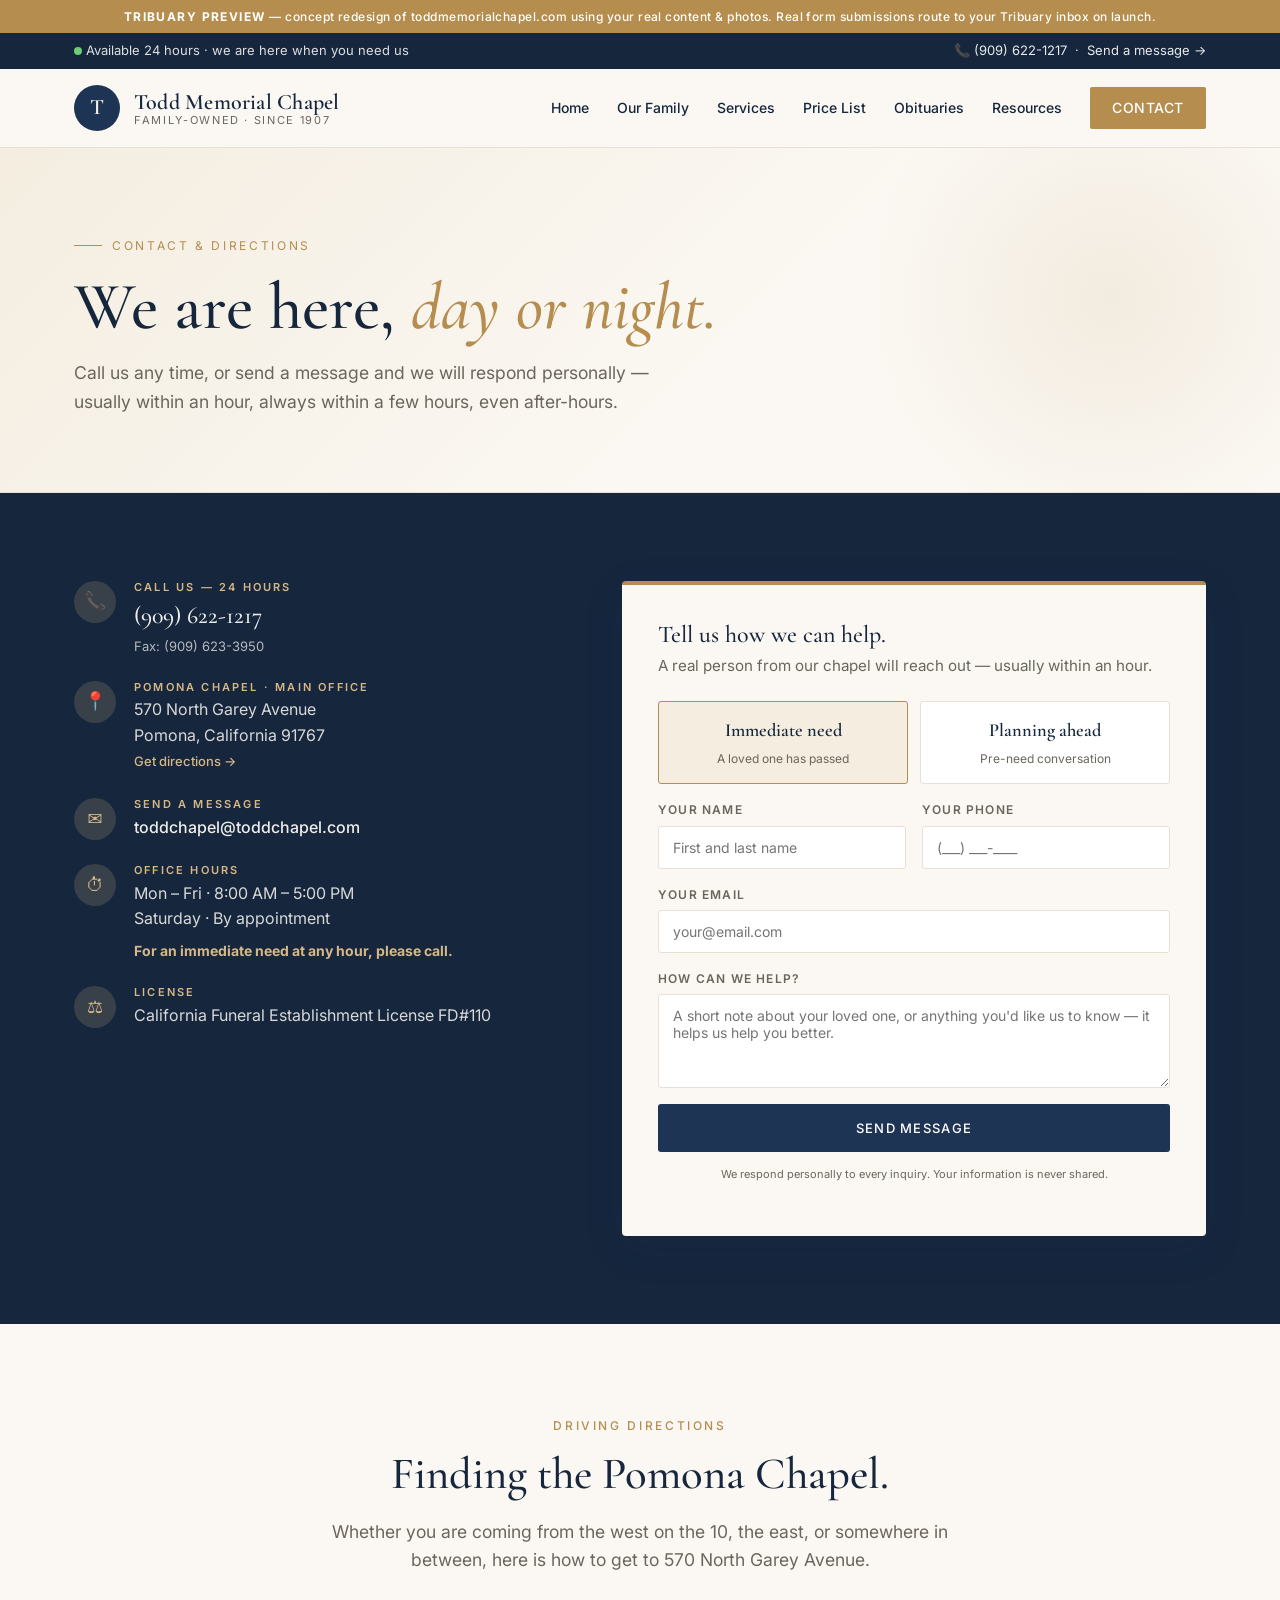
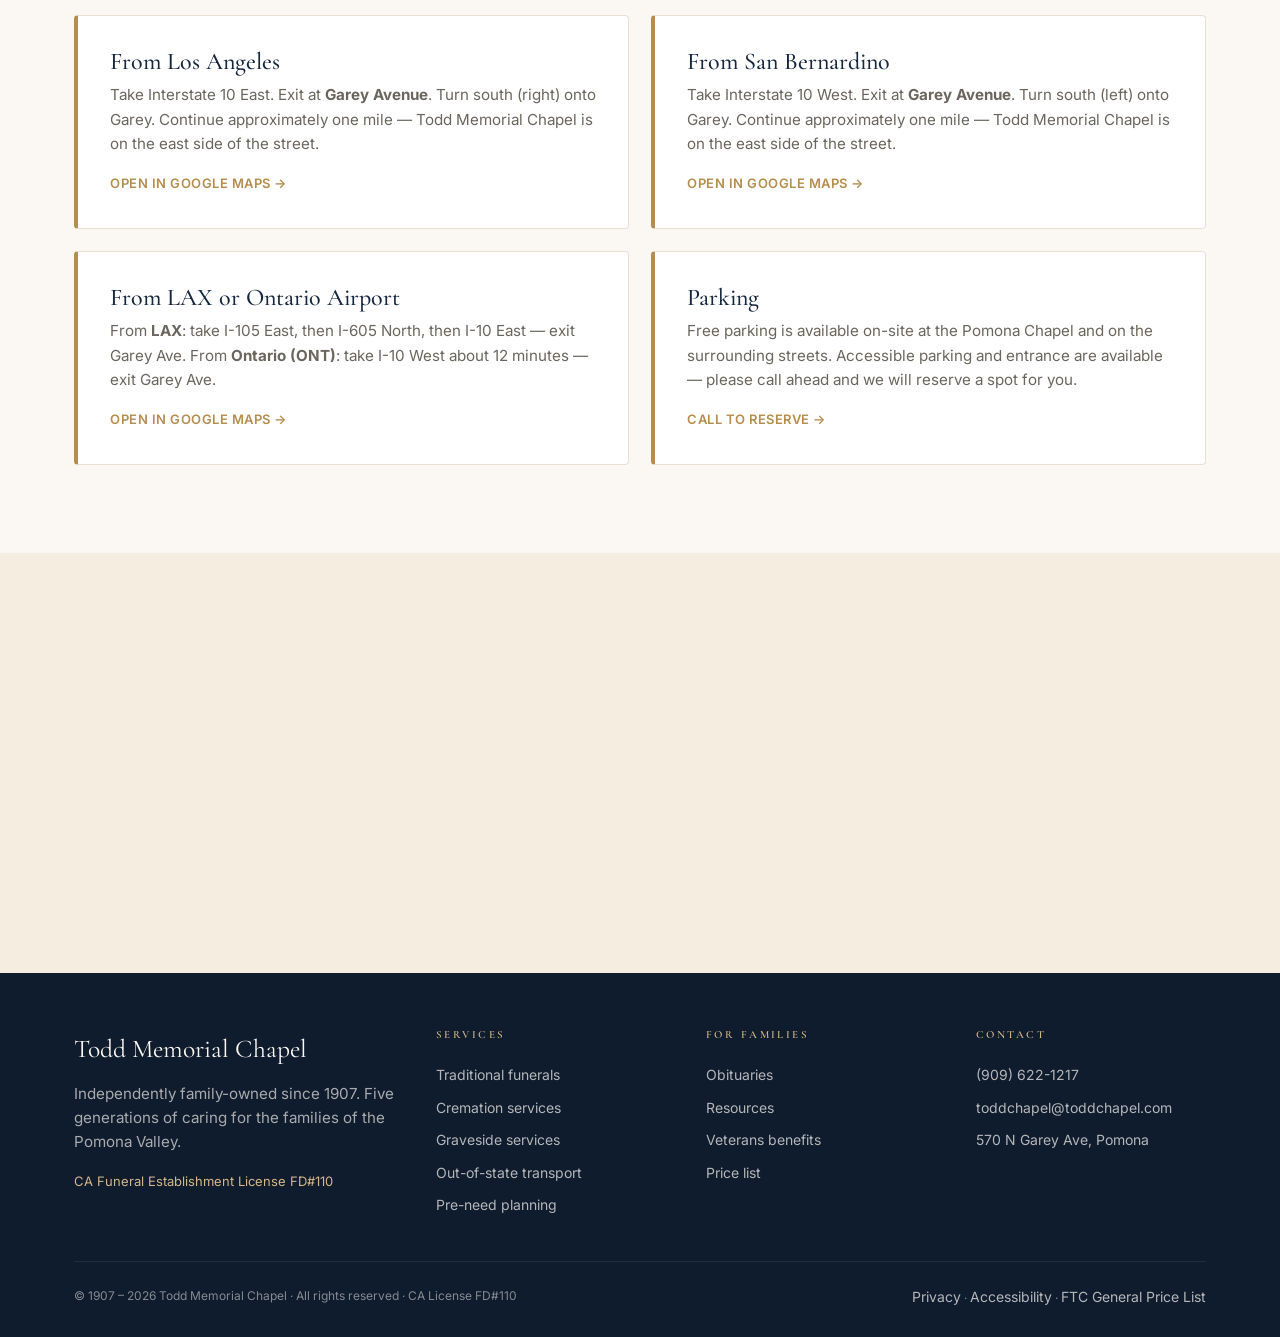
<file: contact.html>
<!DOCTYPE html>
<html lang="en">
<head>
<meta charset="UTF-8" />
<meta name="viewport" content="width=device-width, initial-scale=1.0" />
<title>Contact &amp; Directions — Todd Memorial Chapel</title>
<meta name="description" content="Reach Todd Memorial Chapel 24 hours at (909) 622-1217. 570 N Garey Ave, Pomona, CA 91767. Send a message and a real person will respond within an hour." />
<link rel="preconnect" href="https://fonts.googleapis.com">
<link rel="preconnect" href="https://fonts.gstatic.com" crossorigin>
<link href="https://fonts.googleapis.com/css2?family=Cormorant+Garamond:ital,wght@0,400;0,500;0,600;1,400;1,500&family=Inter:wght@300;400;500;600&display=swap" rel="stylesheet">
<link rel="stylesheet" href="assets/styles.css">
</head>
<body class="with-notice">

<div class="mockup-notice"><strong>Tribuary preview</strong> — concept redesign of toddmemorialchapel.com using your real content &amp; photos. Real form submissions route to your Tribuary inbox on launch.</div>

<div class="utility">
  <div class="container">
    <div class="left"><span><span class="pulse"></span> Available 24 hours · we are here when you need us</span></div>
    <div><a href="tel:+19096221217">📞 (909) 622-1217</a> &nbsp;·&nbsp; <a href="contact.html">Send a message →</a></div>
  </div>
</div>

<header class="nav">
  <div class="container">
    <a href="index.html" class="brand"><div class="brand-mark">T</div><div class="brand-text"><div class="name">Todd Memorial Chapel</div><div class="est">Family-owned · Since 1907</div></div></a>
    <nav class="nav-links" id="navLinks">
      <a href="index.html">Home</a>
      <a href="about.html">Our Family</a>
      <a href="services.html">Services</a>
      <a href="pricelist.html">Price List</a>
      <a href="obituaries.html">Obituaries</a>
      <a href="resources.html">Resources</a>
      <a href="contact.html" class="nav-cta active" style="color:#fff !important">Contact</a>
    </nav>
    <button class="nav-toggle" onclick="document.getElementById('navLinks').classList.toggle('open')" aria-label="Open menu">☰</button>
  </div>
</header>

<section class="page-header">
  <div class="container">
    <span class="crumb">Contact &amp; Directions</span>
    <h1>We are here, <em>day or night.</em></h1>
    <p class="lead">Call us any time, or send a message and we will respond personally — usually within an hour, always within a few hours, even after-hours.</p>
  </div>
</section>

<!-- CONTACT INFO + INQUIRY FORM -->
<section class="contact-bg">
  <div class="container">
    <div class="contact-grid" style="margin-top:0">
      <div class="contact-info">
        <div class="contact-row">
          <div class="icon">📞</div>
          <div>
            <h4>Call us — 24 hours</h4>
            <p><a href="tel:+19096221217" style="font-size:1.5rem;font-family:'Cormorant Garamond',serif">(909) 622-1217</a></p>
            <p style="font-size:13px;color:rgba(251,248,243,.7)">Fax: (909) 623-3950</p>
          </div>
        </div>
        <div class="contact-row">
          <div class="icon">📍</div>
          <div>
            <h4>Pomona Chapel · Main Office</h4>
            <p>570 North Garey Avenue<br>Pomona, California 91767</p>
            <a href="https://maps.app.goo.gl/RZjBK8PSymuwAsVD6" target="_blank" style="font-size:13px;color:var(--gold-soft)">Get directions →</a>
          </div>
        </div>
        <div class="contact-row">
          <div class="icon">✉</div>
          <div>
            <h4>Send a message</h4>
            <p><a href="mailto:toddchapel@toddchapel.com">toddchapel@toddchapel.com</a></p>
          </div>
        </div>
        <div class="contact-row">
          <div class="icon">⏱</div>
          <div>
            <h4>Office hours</h4>
            <p>Mon – Fri · 8:00 AM – 5:00 PM<br>Saturday · By appointment</p>
            <p style="margin-top:8px;color:var(--gold-soft);font-size:14px"><strong>For an immediate need at any hour, please call.</strong></p>
          </div>
        </div>
        <div class="contact-row">
          <div class="icon">⚖</div>
          <div>
            <h4>License</h4>
            <p>California Funeral Establishment License FD#110</p>
          </div>
        </div>
      </div>

      <form class="inquiry" onsubmit="event.preventDefault();alert('In a live site this submits to your Tribuary inbox. This is a preview.');">
        <h3>Tell us how we can help.</h3>
        <p class="sub">A real person from our chapel will reach out — usually within an hour.</p>

        <div class="urgency-row">
          <label class="urgency-opt selected">
            <input type="radio" name="urgency" value="immediate" checked>
            <strong>Immediate need</strong>
            <span>A loved one has passed</span>
          </label>
          <label class="urgency-opt">
            <input type="radio" name="urgency" value="planning">
            <strong>Planning ahead</strong>
            <span>Pre-need conversation</span>
          </label>
        </div>

        <div class="field-row">
          <div class="field"><label>Your name</label><input type="text" placeholder="First and last name" required></div>
          <div class="field"><label>Your phone</label><input type="tel" placeholder="(___) ___-____" required></div>
        </div>

        <div class="field"><label>Your email</label><input type="email" placeholder="your@email.com" required></div>

        <div class="field">
          <label>How can we help?</label>
          <textarea rows="4" placeholder="A short note about your loved one, or anything you'd like us to know — it helps us help you better."></textarea>
        </div>

        <button type="submit" class="submit">Send Message</button>
        <p class="form-note">We respond personally to every inquiry. Your information is never shared.</p>
      </form>
    </div>
  </div>
</section>

<!-- DIRECTIONS -->
<section>
  <div class="container">
    <div class="center" style="margin-bottom:12px">
      <span class="section-eyebrow">Driving Directions</span>
      <h2 class="section-title">Finding the Pomona Chapel.</h2>
      <p class="lead">Whether you are coming from the west on the 10, the east, or somewhere in between, here is how to get to 570 North Garey Avenue.</p>
    </div>
    <div class="resource-grid">
      <div class="resource-card">
        <h3>From Los Angeles</h3>
        <p>Take Interstate 10 East. Exit at <strong>Garey Avenue</strong>. Turn south (right) onto Garey. Continue approximately one mile — Todd Memorial Chapel is on the east side of the street.</p>
        <a href="https://maps.app.goo.gl/RZjBK8PSymuwAsVD6" target="_blank">Open in Google Maps →</a>
      </div>
      <div class="resource-card">
        <h3>From San Bernardino</h3>
        <p>Take Interstate 10 West. Exit at <strong>Garey Avenue</strong>. Turn south (left) onto Garey. Continue approximately one mile — Todd Memorial Chapel is on the east side of the street.</p>
        <a href="https://maps.app.goo.gl/RZjBK8PSymuwAsVD6" target="_blank">Open in Google Maps →</a>
      </div>
      <div class="resource-card">
        <h3>From LAX or Ontario Airport</h3>
        <p>From <strong>LAX</strong>: take I-105 East, then I-605 North, then I-10 East — exit Garey Ave. From <strong>Ontario (ONT)</strong>: take I-10 West about 12 minutes — exit Garey Ave.</p>
        <a href="https://maps.app.goo.gl/RZjBK8PSymuwAsVD6" target="_blank">Open in Google Maps →</a>
      </div>
      <div class="resource-card">
        <h3>Parking</h3>
        <p>Free parking is available on-site at the Pomona Chapel and on the surrounding streets. Accessible parking and entrance are available — please call ahead and we will reserve a spot for you.</p>
        <a href="tel:+19096221217">Call to reserve →</a>
      </div>
    </div>
  </div>
</section>

<!-- MAP EMBED -->
<section class="cream-bg" style="padding:0">
  <iframe
    src="https://www.google.com/maps/embed?pb=!1m18!1m12!1m3!1d3303.7!2d-117.7497!3d34.0632!2m3!1f0!2f0!3f0!3m2!1i1024!2i768!4f13.1!3m3!1m2!1s0x0%3A0x459b56c0a88e9528!2sTodd%20Memorial%20Chapel!5e0!3m2!1sen!2sus!4v1700000000000"
    width="100%" height="420" style="border:0;display:block" loading="lazy" allowfullscreen referrerpolicy="no-referrer-when-downgrade" title="Todd Memorial Chapel map"></iframe>
</section>

<footer>
  <div class="container">
    <div class="foot-grid">
      <div class="foot-brand"><div class="name">Todd Memorial Chapel</div><p>Independently family-owned since 1907. Five generations of caring for the families of the Pomona Valley.</p><p style="margin-top:16px;font-size:13px;color:var(--gold-soft)">CA Funeral Establishment License FD#110</p></div>
      <div><h5>Services</h5><a href="services.html#traditional">Traditional funerals</a><a href="services.html#cremation">Cremation services</a><a href="services.html#graveside">Graveside services</a><a href="services.html#shipment">Out-of-state transport</a><a href="services.html#preneed">Pre-need planning</a></div>
      <div><h5>For Families</h5><a href="obituaries.html">Obituaries</a><a href="resources.html">Resources</a><a href="resources.html#veterans">Veterans benefits</a><a href="pricelist.html">Price list</a></div>
      <div><h5>Contact</h5><a href="tel:+19096221217">(909) 622-1217</a><a href="mailto:toddchapel@toddchapel.com">toddchapel@toddchapel.com</a><a href="https://maps.app.goo.gl/RZjBK8PSymuwAsVD6" target="_blank">570 N Garey Ave, Pomona</a></div>
    </div>
    <div class="foot-bottom"><div>© 1907 – 2026 Todd Memorial Chapel · All rights reserved · CA License FD#110</div><div><a href="#" style="display:inline">Privacy</a> · <a href="#" style="display:inline">Accessibility</a> · <a href="pricelist.html" style="display:inline">FTC General Price List</a></div></div>
  </div>
</footer>

<a href="tel:+19096221217" class="floating-call">📞 Call us — (909) 622-1217</a>
<script>
document.querySelectorAll('.urgency-opt').forEach(opt => {
  opt.addEventListener('click', () => {
    document.querySelectorAll('.urgency-opt').forEach(o => o.classList.remove('selected'));
    opt.classList.add('selected');
  });
});
document.querySelectorAll('#navLinks a').forEach(a => a.addEventListener('click', () => document.getElementById('navLinks').classList.remove('open')));
</script>
</body>
</html>
                     
</file>
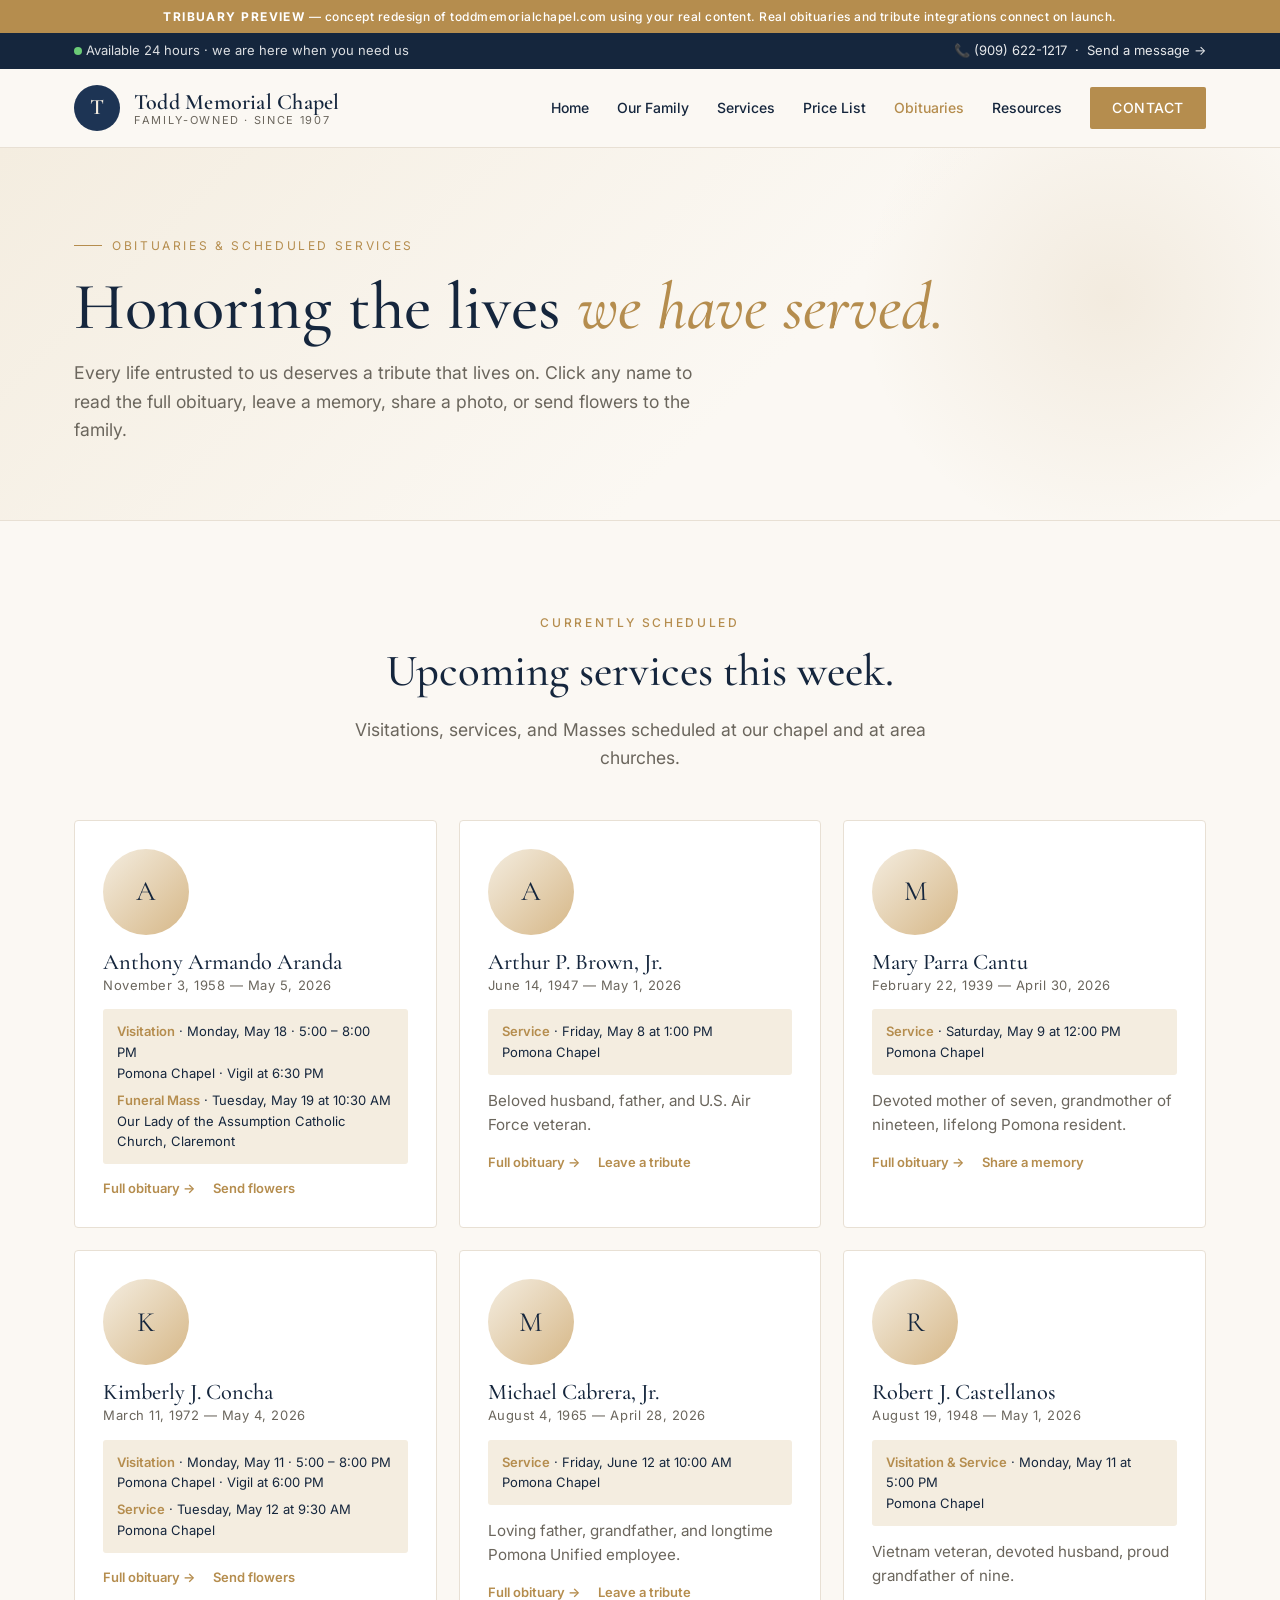
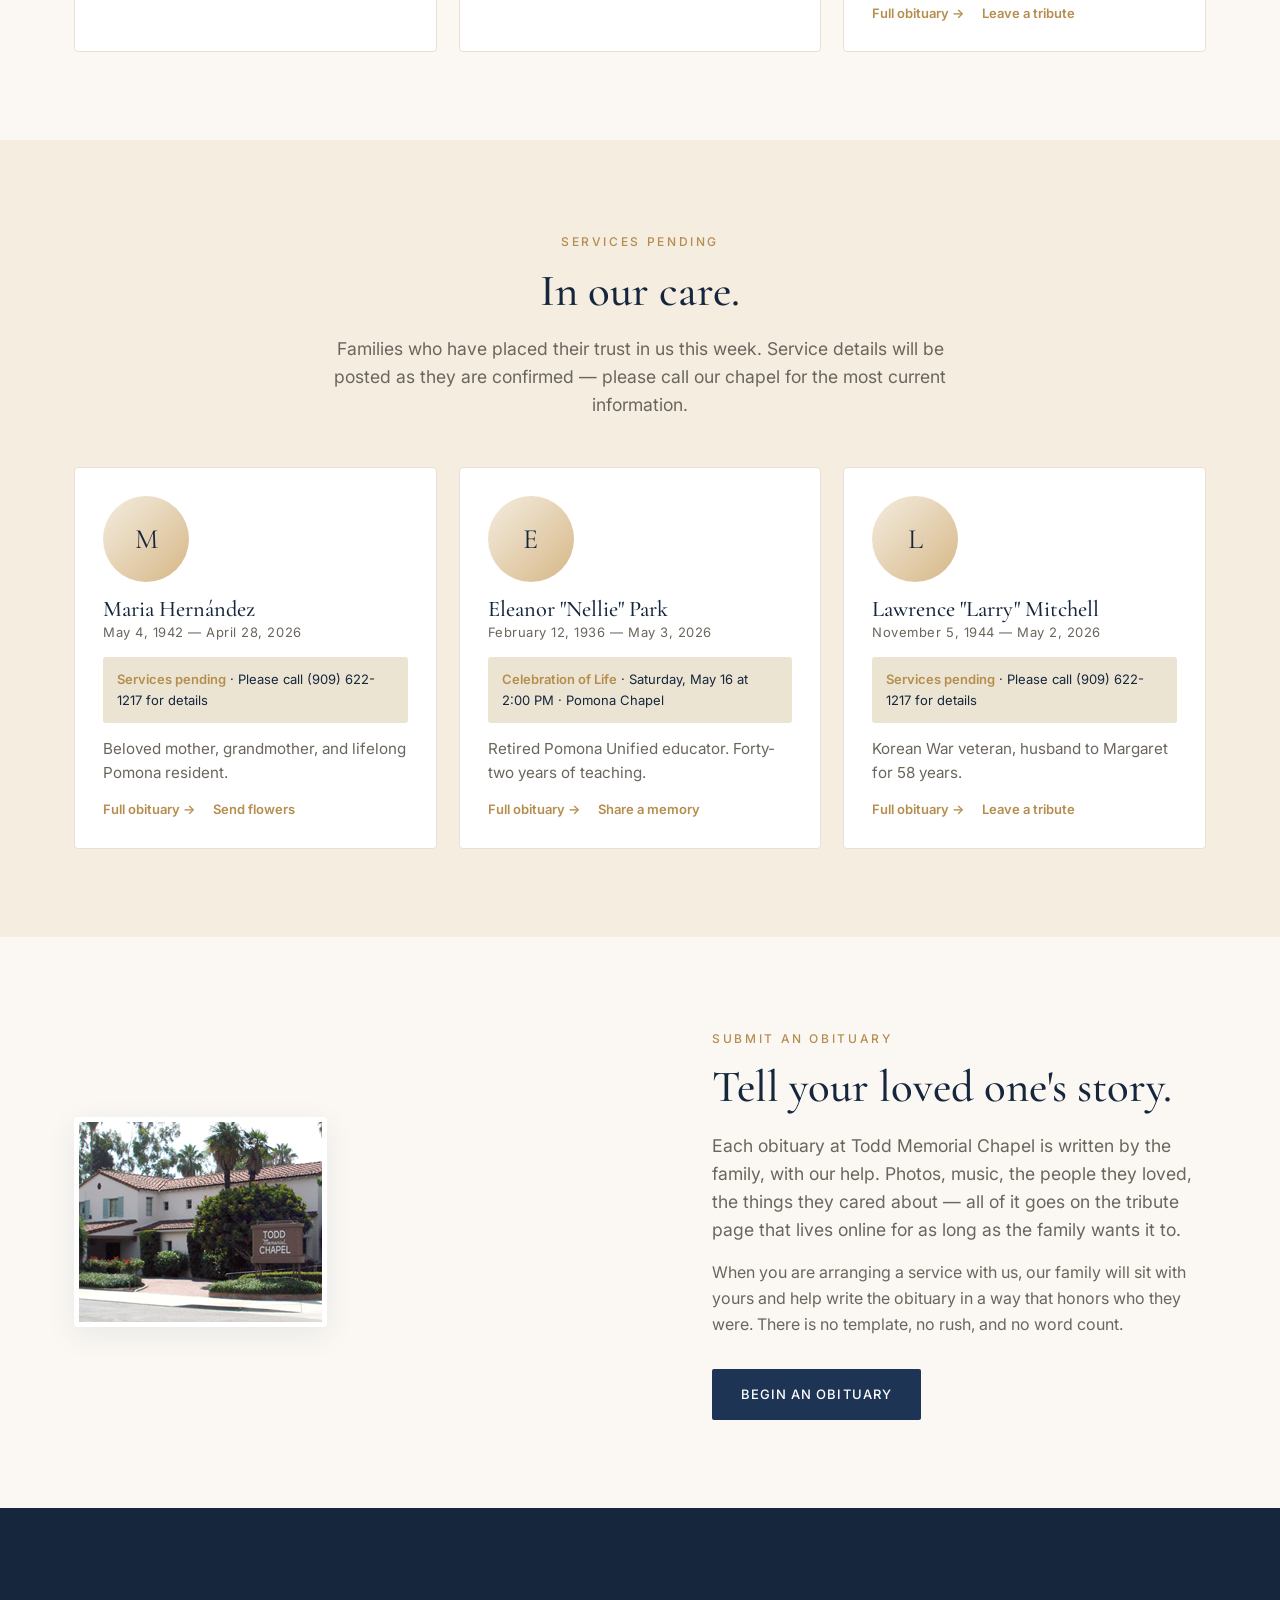
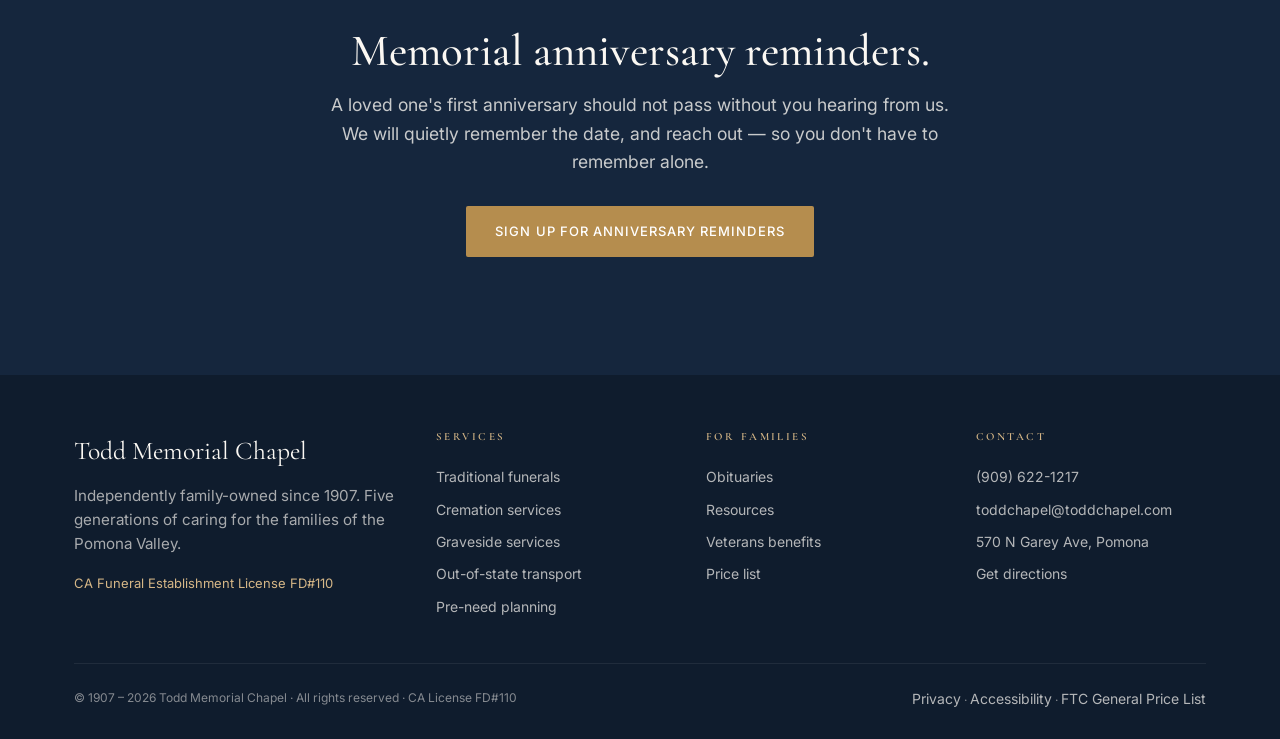
<file: obituaries.html>
<!DOCTYPE html>
<html lang="en">
<head>
<meta charset="UTF-8" />
<meta name="viewport" content="width=device-width, initial-scale=1.0" />
<title>Obituaries &amp; Scheduled Services — Todd Memorial Chapel</title>
<meta name="description" content="Recent obituaries and upcoming services at Todd Memorial Chapel, Pomona. View tribute pages, leave a memory, send flowers, and find service times." />
<link rel="preconnect" href="https://fonts.googleapis.com">
<link rel="preconnect" href="https://fonts.gstatic.com" crossorigin>
<link href="https://fonts.googleapis.com/css2?family=Cormorant+Garamond:ital,wght@0,400;0,500;0,600;1,400;1,500&family=Inter:wght@300;400;500;600&display=swap" rel="stylesheet">
<link rel="stylesheet" href="assets/styles.css">
</head>
<body class="with-notice">

<div class="mockup-notice"><strong>Tribuary preview</strong> — concept redesign of toddmemorialchapel.com using your real content. Real obituaries and tribute integrations connect on launch.</div>

<div class="utility">
  <div class="container">
    <div class="left"><span><span class="pulse"></span> Available 24 hours · we are here when you need us</span></div>
    <div><a href="tel:+19096221217">📞 (909) 622-1217</a> &nbsp;·&nbsp; <a href="contact.html">Send a message →</a></div>
  </div>
</div>

<header class="nav">
  <div class="container">
    <a href="index.html" class="brand"><div class="brand-mark">T</div><div class="brand-text"><div class="name">Todd Memorial Chapel</div><div class="est">Family-owned · Since 1907</div></div></a>
    <nav class="nav-links" id="navLinks">
      <a href="index.html">Home</a>
      <a href="about.html">Our Family</a>
      <a href="services.html">Services</a>
      <a href="pricelist.html">Price List</a>
      <a href="obituaries.html" class="active">Obituaries</a>
      <a href="resources.html">Resources</a>
      <a href="contact.html" class="nav-cta">Contact</a>
    </nav>
    <button class="nav-toggle" onclick="document.getElementById('navLinks').classList.toggle('open')" aria-label="Open menu">☰</button>
  </div>
</header>

<section class="page-header">
  <div class="container">
    <span class="crumb">Obituaries &amp; Scheduled Services</span>
    <h1>Honoring the lives <em>we have served.</em></h1>
    <p class="lead">Every life entrusted to us deserves a tribute that lives on. Click any name to read the full obituary, leave a memory, share a photo, or send flowers to the family.</p>
  </div>
</section>

<!-- SCHEDULED SERVICES (UPCOMING) -->
<section>
  <div class="container">
    <div class="center" style="margin-bottom:12px">
      <span class="section-eyebrow">Currently Scheduled</span>
      <h2 class="section-title">Upcoming services this week.</h2>
      <p class="lead">Visitations, services, and Masses scheduled at our chapel and at area churches.</p>
    </div>

    <div class="obit-grid">
      <article class="obit">
        <div class="photo">A</div>
        <div><h3>Anthony Armando Aranda</h3><div class="dates">November 3, 1958 — May 5, 2026</div></div>
        <div class="service">
          <strong>Visitation</strong> · Monday, May 18 · 5:00 – 8:00 PM<br>
          Pomona Chapel · Vigil at 6:30 PM<br>
          <strong style="margin-top:6px;display:inline-block">Funeral Mass</strong> · Tuesday, May 19 at 10:30 AM<br>
          Our Lady of the Assumption Catholic Church, Claremont
        </div>
        <div class="actions"><a href="#">Full obituary →</a><a href="#">Send flowers</a></div>
      </article>

      <article class="obit">
        <div class="photo">A</div>
        <div><h3>Arthur P. Brown, Jr.</h3><div class="dates">June 14, 1947 — May 1, 2026</div></div>
        <div class="service">
          <strong>Service</strong> · Friday, May 8 at 1:00 PM<br>
          Pomona Chapel
        </div>
        <p style="margin:0;color:var(--ink-muted);font-size:.95rem">Beloved husband, father, and U.S. Air Force veteran.</p>
        <div class="actions"><a href="#">Full obituary →</a><a href="#">Leave a tribute</a></div>
      </article>

      <article class="obit">
        <div class="photo">M</div>
        <div><h3>Mary Parra Cantu</h3><div class="dates">February 22, 1939 — April 30, 2026</div></div>
        <div class="service">
          <strong>Service</strong> · Saturday, May 9 at 12:00 PM<br>
          Pomona Chapel
        </div>
        <p style="margin:0;color:var(--ink-muted);font-size:.95rem">Devoted mother of seven, grandmother of nineteen, lifelong Pomona resident.</p>
        <div class="actions"><a href="#">Full obituary →</a><a href="#">Share a memory</a></div>
      </article>

      <article class="obit">
        <div class="photo">K</div>
        <div><h3>Kimberly J. Concha</h3><div class="dates">March 11, 1972 — May 4, 2026</div></div>
        <div class="service">
          <strong>Visitation</strong> · Monday, May 11 · 5:00 – 8:00 PM<br>
          Pomona Chapel · Vigil at 6:00 PM<br>
          <strong style="margin-top:6px;display:inline-block">Service</strong> · Tuesday, May 12 at 9:30 AM<br>
          Pomona Chapel
        </div>
        <div class="actions"><a href="#">Full obituary →</a><a href="#">Send flowers</a></div>
      </article>

      <article class="obit">
        <div class="photo">M</div>
        <div><h3>Michael Cabrera, Jr.</h3><div class="dates">August 4, 1965 — April 28, 2026</div></div>
        <div class="service">
          <strong>Service</strong> · Friday, June 12 at 10:00 AM<br>
          Pomona Chapel
        </div>
        <p style="margin:0;color:var(--ink-muted);font-size:.95rem">Loving father, grandfather, and longtime Pomona Unified employee.</p>
        <div class="actions"><a href="#">Full obituary →</a><a href="#">Leave a tribute</a></div>
      </article>

      <article class="obit">
        <div class="photo">R</div>
        <div><h3>Robert J. Castellanos</h3><div class="dates">August 19, 1948 — May 1, 2026</div></div>
        <div class="service">
          <strong>Visitation &amp; Service</strong> · Monday, May 11 at 5:00 PM<br>
          Pomona Chapel
        </div>
        <p style="margin:0;color:var(--ink-muted);font-size:.95rem">Vietnam veteran, devoted husband, proud grandfather of nine.</p>
        <div class="actions"><a href="#">Full obituary →</a><a href="#">Leave a tribute</a></div>
      </article>
    </div>
  </div>
</section>

<!-- PENDING / RECENT -->
<section class="cream-bg">
  <div class="container">
    <div class="center" style="margin-bottom:12px">
      <span class="section-eyebrow">Services Pending</span>
      <h2 class="section-title">In our care.</h2>
      <p class="lead">Families who have placed their trust in us this week. Service details will be posted as they are confirmed — please call our chapel for the most current information.</p>
    </div>

    <div class="obit-grid">
      <article class="obit">
        <div class="photo">M</div>
        <div><h3>Maria Hernández</h3><div class="dates">May 4, 1942 — April 28, 2026</div></div>
        <div class="service" style="background:var(--cream-deep)"><strong>Services pending</strong> · Please call (909) 622-1217 for details</div>
        <p style="margin:0;color:var(--ink-muted);font-size:.95rem">Beloved mother, grandmother, and lifelong Pomona resident.</p>
        <div class="actions"><a href="#">Full obituary →</a><a href="#">Send flowers</a></div>
      </article>

      <article class="obit">
        <div class="photo">E</div>
        <div><h3>Eleanor "Nellie" Park</h3><div class="dates">February 12, 1936 — May 3, 2026</div></div>
        <div class="service" style="background:var(--cream-deep)"><strong>Celebration of Life</strong> · Saturday, May 16 at 2:00 PM · Pomona Chapel</div>
        <p style="margin:0;color:var(--ink-muted);font-size:.95rem">Retired Pomona Unified educator. Forty-two years of teaching.</p>
        <div class="actions"><a href="#">Full obituary →</a><a href="#">Share a memory</a></div>
      </article>

      <article class="obit">
        <div class="photo">L</div>
        <div><h3>Lawrence "Larry" Mitchell</h3><div class="dates">November 5, 1944 — May 2, 2026</div></div>
        <div class="service" style="background:var(--cream-deep)"><strong>Services pending</strong> · Please call (909) 622-1217 for details</div>
        <p style="margin:0;color:var(--ink-muted);font-size:.95rem">Korean War veteran, husband to Margaret for 58 years.</p>
        <div class="actions"><a href="#">Full obituary →</a><a href="#">Leave a tribute</a></div>
      </article>
    </div>
  </div>
</section>

<!-- SUBMIT OBITUARY -->
<section>
  <div class="container two-col flip">
    <img src="images/chapelpic2.jpg" alt="Pomona Chapel">
    <div>
      <span class="section-eyebrow">Submit an Obituary</span>
      <h2 class="section-title">Tell your loved one's story.</h2>
      <p class="lead">Each obituary at Todd Memorial Chapel is written by the family, with our help. Photos, music, the people they loved, the things they cared about — all of it goes on the tribute page that lives online for as long as the family wants it to.</p>
      <p style="color:var(--ink-muted)">When you are arranging a service with us, our family will sit with yours and help write the obituary in a way that honors who they were. There is no template, no rush, and no word count.</p>
      <a href="contact.html" class="btn btn-primary" style="margin-top:16px">Begin an Obituary</a>
    </div>
  </div>
</section>

<!-- ANNIVERSARY / REMEMBRANCE -->
<section class="contact-bg">
  <div class="container center" style="padding:30px 0">
    <h2 style="margin-bottom:14px;color:var(--cream)">Memorial anniversary reminders.</h2>
    <p class="lead" style="margin:0 auto 30px">A loved one's first anniversary should not pass without you hearing from us. We will quietly remember the date, and reach out — so you don't have to remember alone.</p>
    <div class="hero-ctas" style="justify-content:center"><a href="contact.html" class="btn-gold btn">Sign Up for Anniversary Reminders</a></div>
  </div>
</section>

<footer>
  <div class="container">
    <div class="foot-grid">
      <div class="foot-brand"><div class="name">Todd Memorial Chapel</div><p>Independently family-owned since 1907. Five generations of caring for the families of the Pomona Valley.</p><p style="margin-top:16px;font-size:13px;color:var(--gold-soft)">CA Funeral Establishment License FD#110</p></div>
      <div><h5>Services</h5><a href="services.html#traditional">Traditional funerals</a><a href="services.html#cremation">Cremation services</a><a href="services.html#graveside">Graveside services</a><a href="services.html#shipment">Out-of-state transport</a><a href="services.html#preneed">Pre-need planning</a></div>
      <div><h5>For Families</h5><a href="obituaries.html">Obituaries</a><a href="resources.html">Resources</a><a href="resources.html#veterans">Veterans benefits</a><a href="pricelist.html">Price list</a></div>
      <div><h5>Contact</h5><a href="tel:+19096221217">(909) 622-1217</a><a href="mailto:toddchapel@toddchapel.com">toddchapel@toddchapel.com</a><a href="https://maps.app.goo.gl/RZjBK8PSymuwAsVD6" target="_blank">570 N Garey Ave, Pomona</a><a href="contact.html">Get directions</a></div>
    </div>
    <div class="foot-bottom"><div>© 1907 – 2026 Todd Memorial Chapel · All rights reserved · CA License FD#110</div><div><a href="#" style="display:inline">Privacy</a> · <a href="#" style="display:inline">Accessibility</a> · <a href="pricelist.html" style="display:inline">FTC General Price List</a></div></div>
  </div>
</footer>

<a href="tel:+19096221217" class="floating-call">📞 Call us — (909) 622-1217</a>
<script>document.querySelectorAll('#navLinks a').forEach(a => a.addEventListener('click', () => document.getElementById('navLinks').classList.remove('open')));</script>
</body>
</html>
</file>
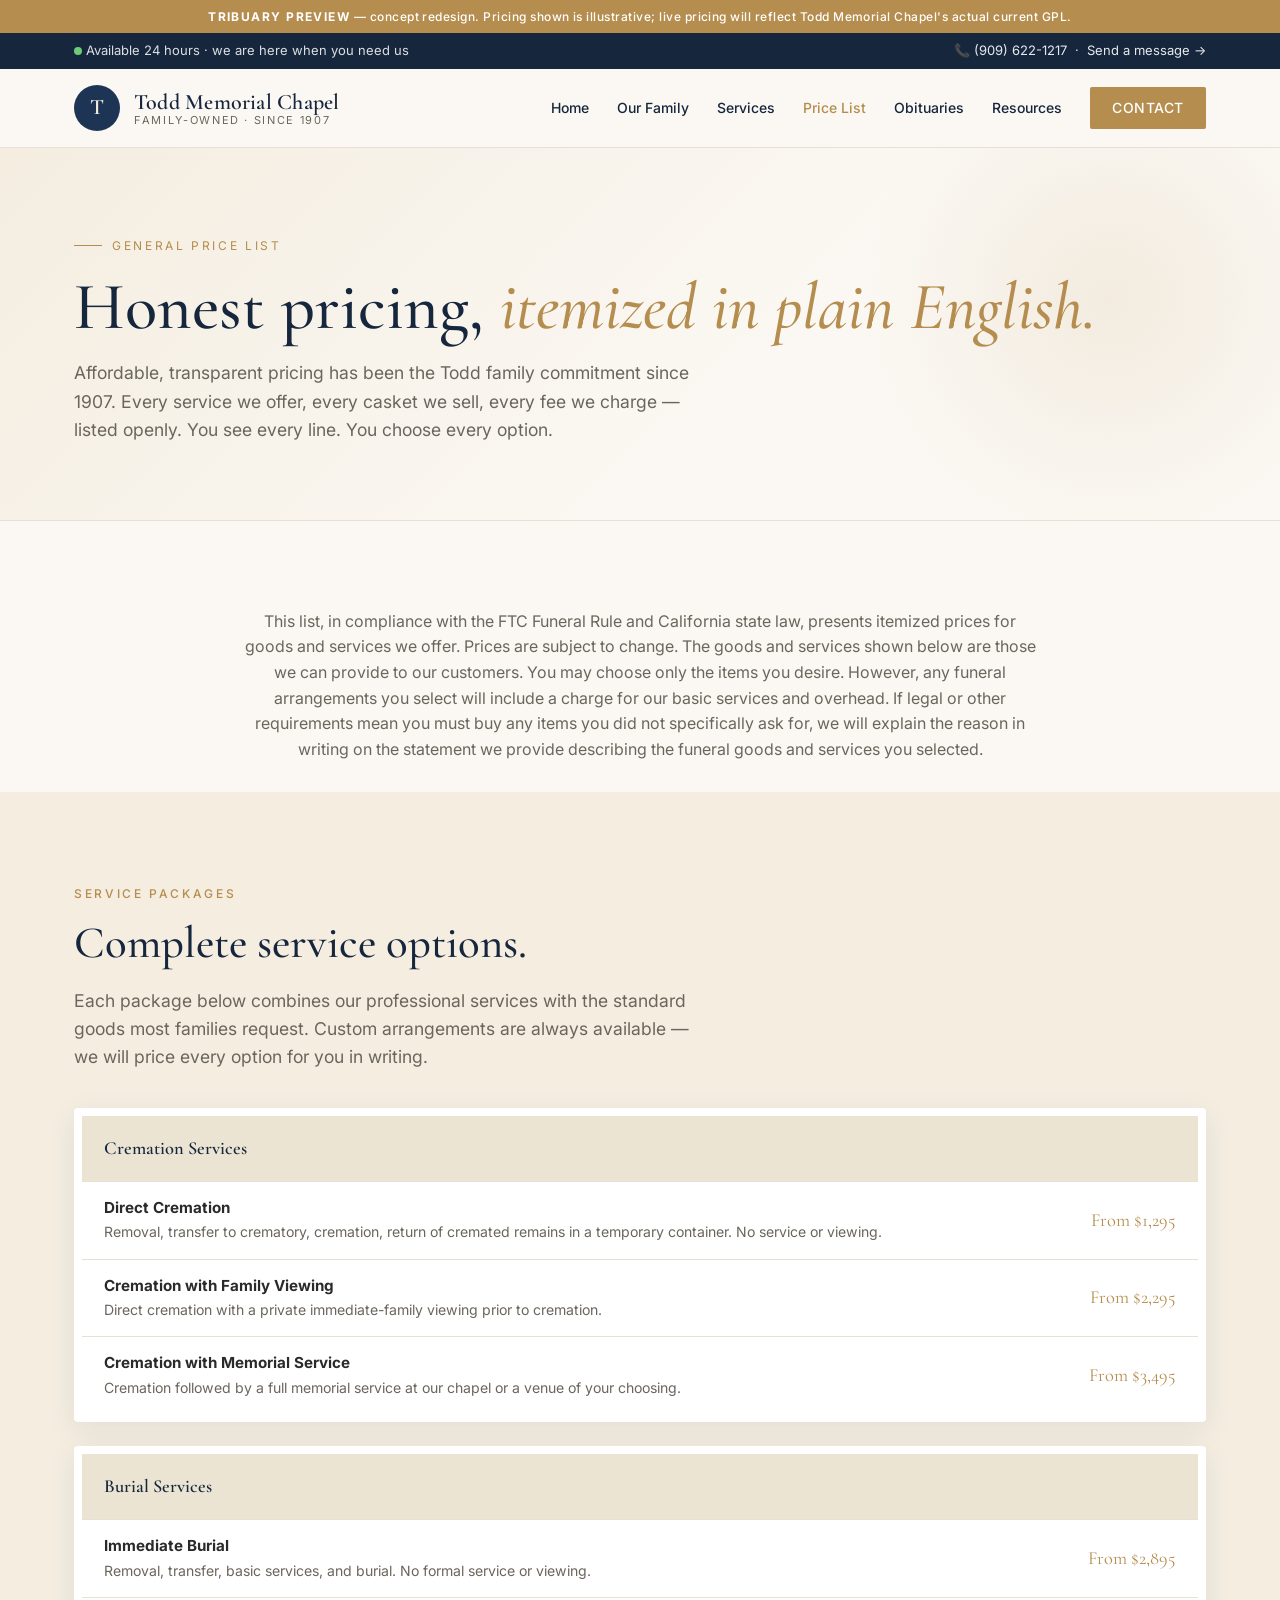
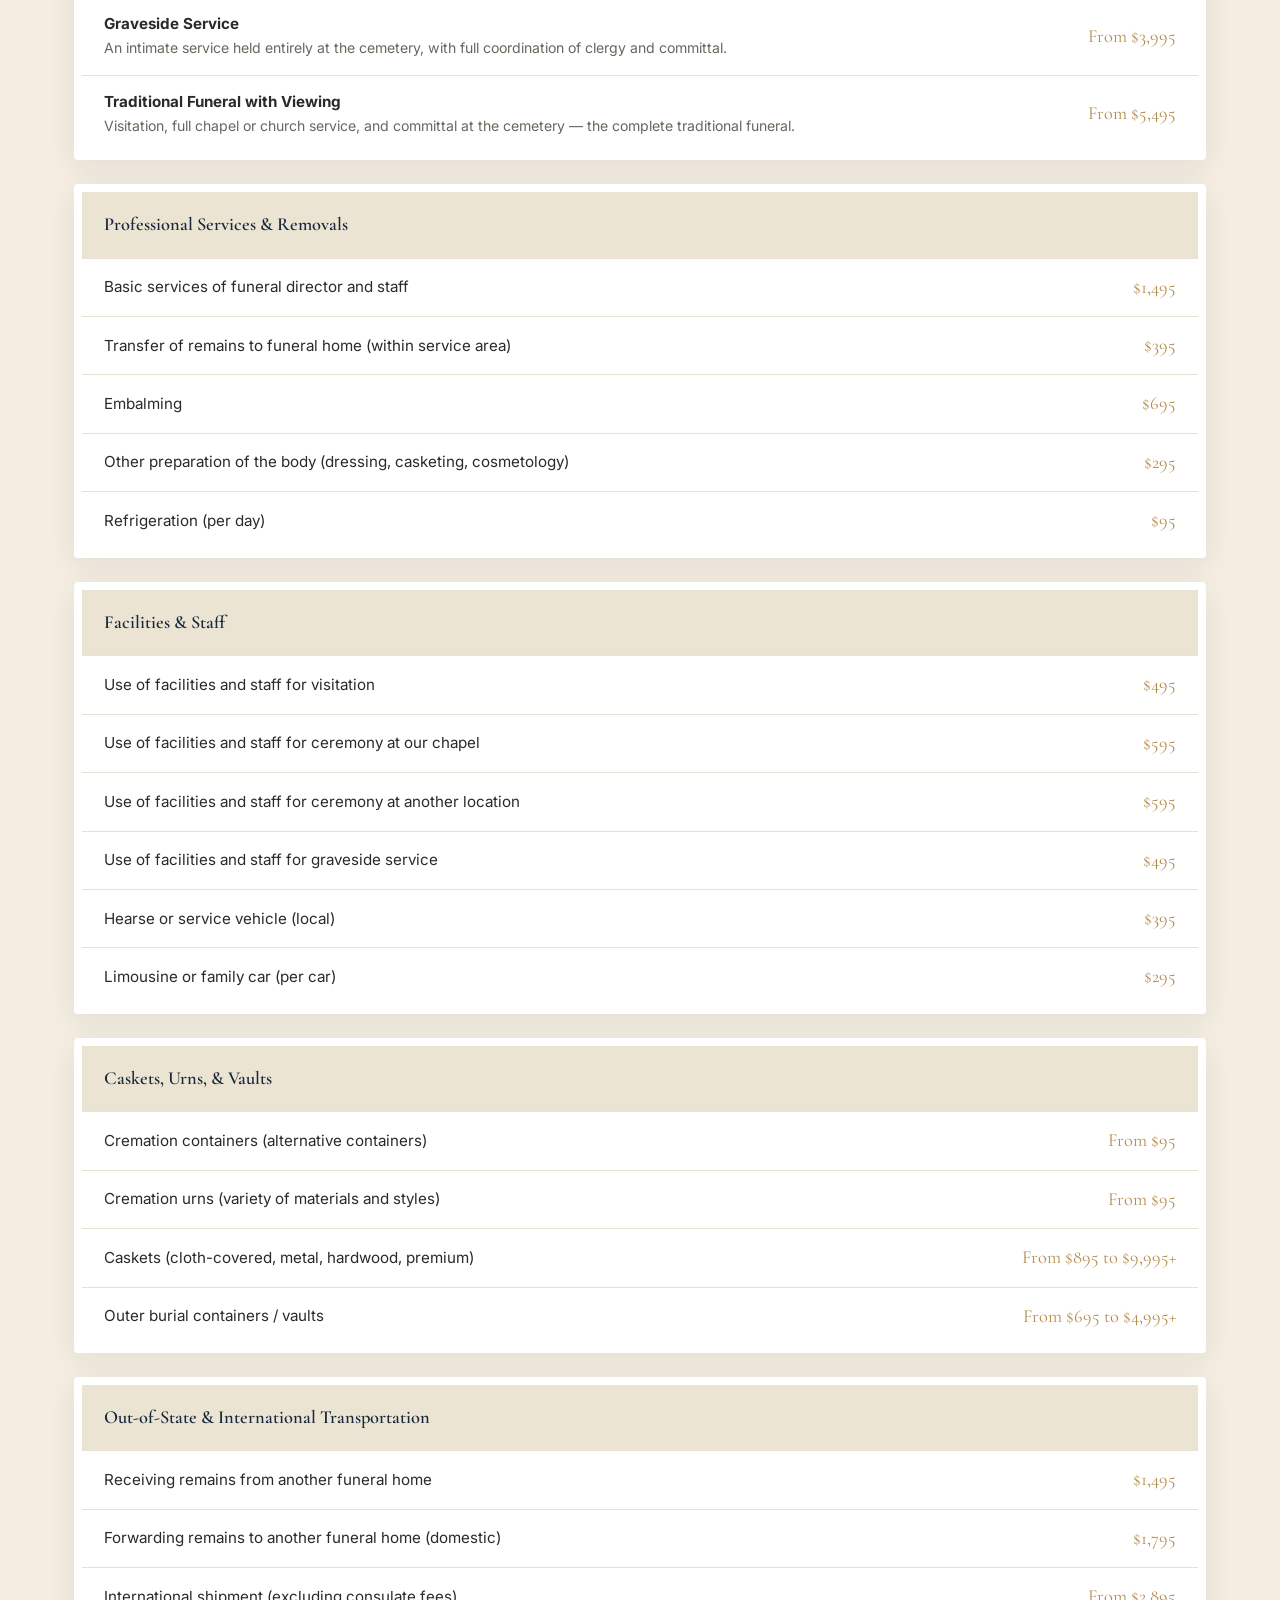
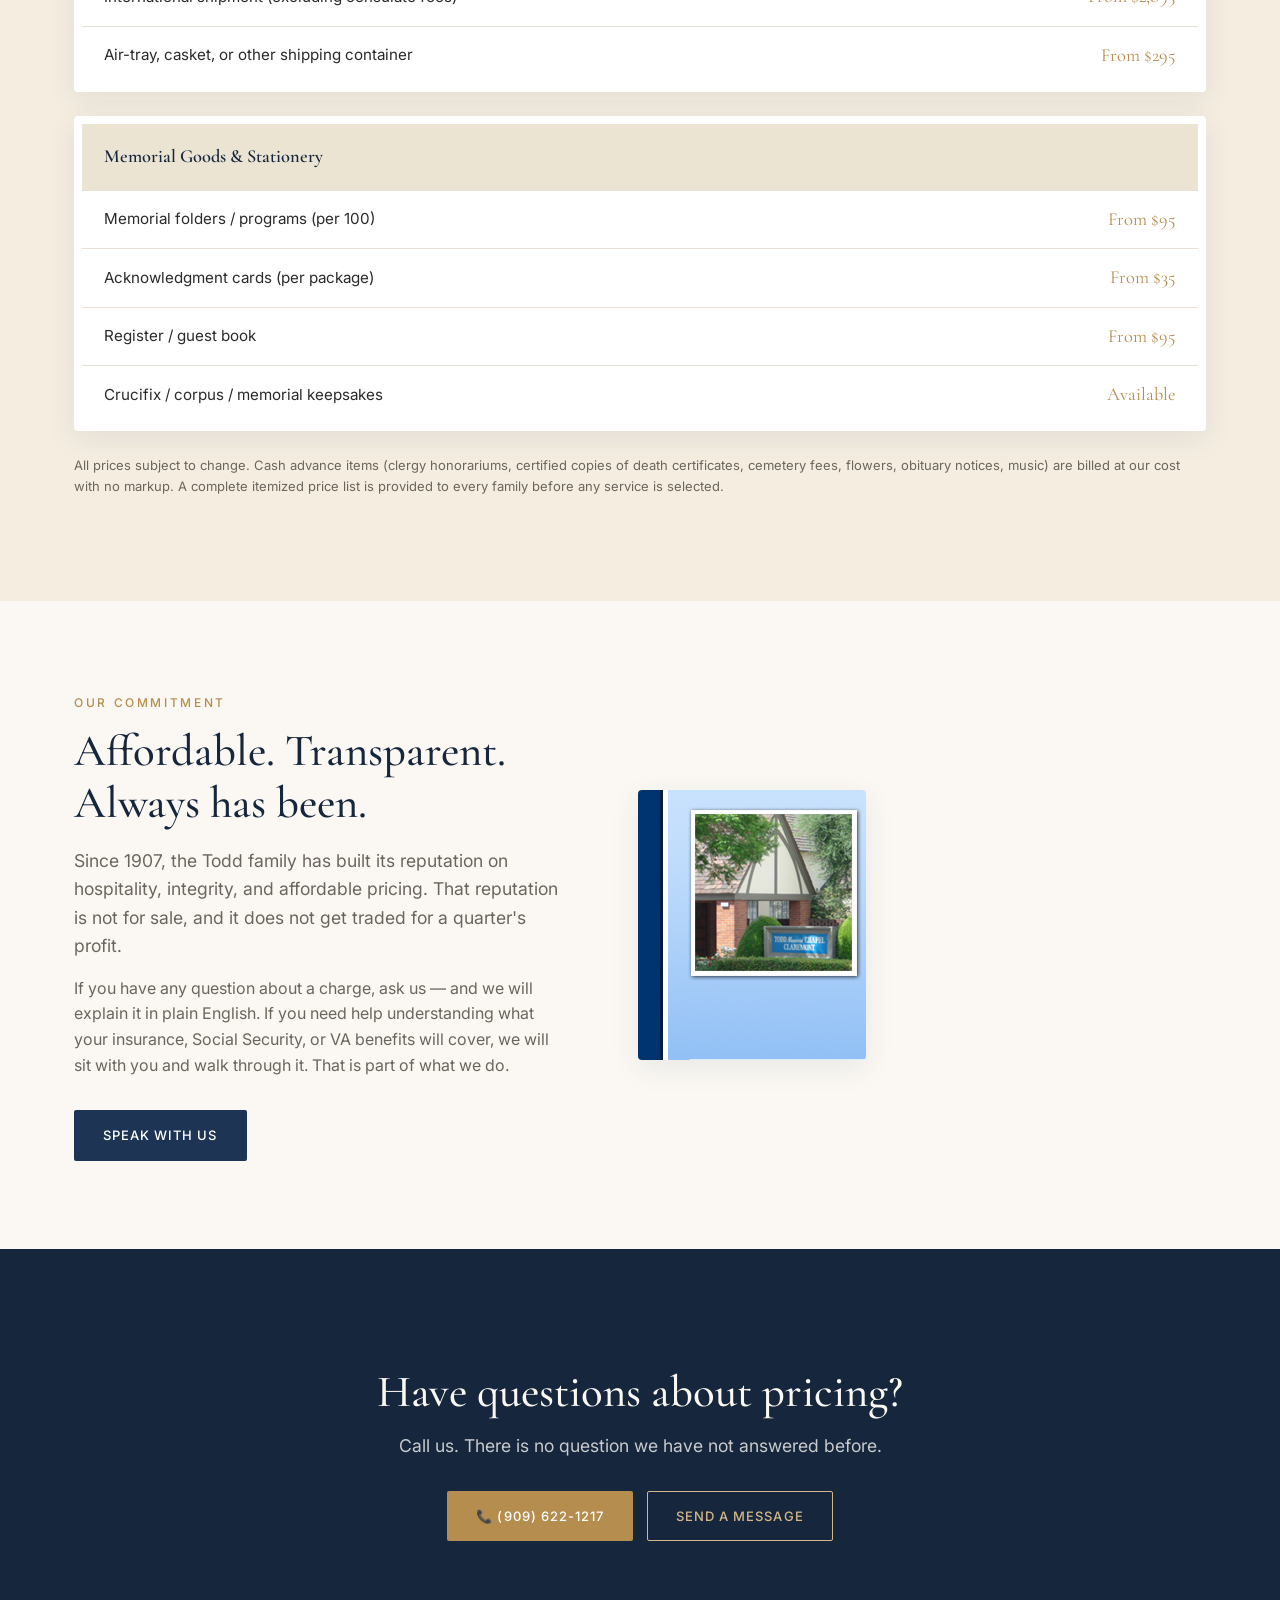
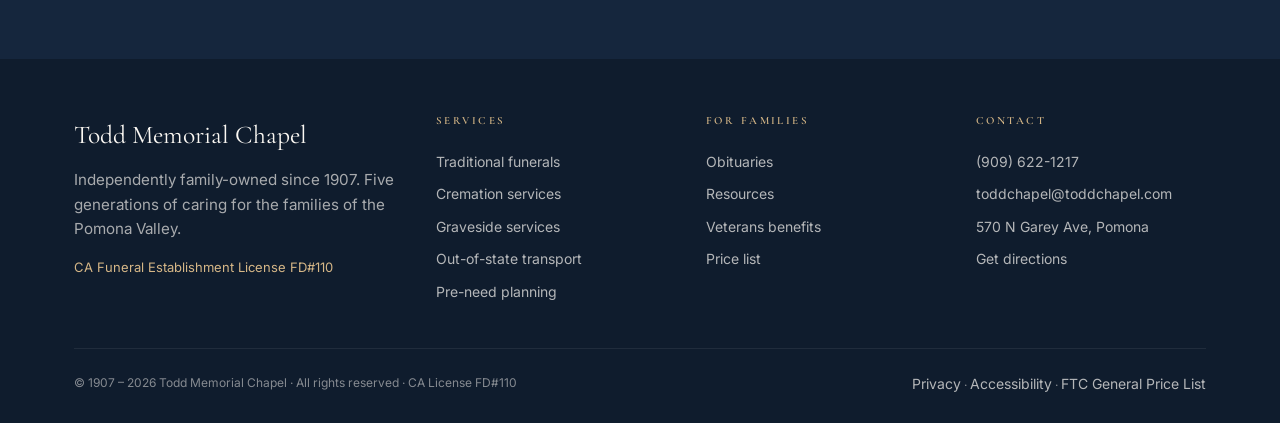
<file: pricelist.html>
<!DOCTYPE html>
<html lang="en">
<head>
<meta charset="UTF-8" />
<meta name="viewport" content="width=device-width, initial-scale=1.0" />
<title>General Price List — Todd Memorial Chapel</title>
<meta name="description" content="Itemized General Price List for Todd Memorial Chapel — funeral, cremation, and memorial services. Affordable, transparent pricing since 1907." />
<link rel="preconnect" href="https://fonts.googleapis.com">
<link rel="preconnect" href="https://fonts.gstatic.com" crossorigin>
<link href="https://fonts.googleapis.com/css2?family=Cormorant+Garamond:ital,wght@0,400;0,500;0,600;1,400;1,500&family=Inter:wght@300;400;500;600&display=swap" rel="stylesheet">
<link rel="stylesheet" href="assets/styles.css">
</head>
<body class="with-notice">

<div class="mockup-notice"><strong>Tribuary preview</strong> — concept redesign. Pricing shown is illustrative; live pricing will reflect Todd Memorial Chapel's actual current GPL.</div>

<div class="utility">
  <div class="container">
    <div class="left"><span><span class="pulse"></span> Available 24 hours · we are here when you need us</span></div>
    <div><a href="tel:+19096221217">📞 (909) 622-1217</a> &nbsp;·&nbsp; <a href="contact.html">Send a message →</a></div>
  </div>
</div>

<header class="nav">
  <div class="container">
    <a href="index.html" class="brand"><div class="brand-mark">T</div><div class="brand-text"><div class="name">Todd Memorial Chapel</div><div class="est">Family-owned · Since 1907</div></div></a>
    <nav class="nav-links" id="navLinks">
      <a href="index.html">Home</a>
      <a href="about.html">Our Family</a>
      <a href="services.html">Services</a>
      <a href="pricelist.html" class="active">Price List</a>
      <a href="obituaries.html">Obituaries</a>
      <a href="resources.html">Resources</a>
      <a href="contact.html" class="nav-cta">Contact</a>
    </nav>
    <button class="nav-toggle" onclick="document.getElementById('navLinks').classList.toggle('open')" aria-label="Open menu">☰</button>
  </div>
</header>

<section class="page-header">
  <div class="container">
    <span class="crumb">General Price List</span>
    <h1>Honest pricing, <em>itemized in plain English.</em></h1>
    <p class="lead">Affordable, transparent pricing has been the Todd family commitment since 1907. Every service we offer, every casket we sell, every fee we charge — listed openly. You see every line. You choose every option.</p>
  </div>
</section>

<!-- INTRO -->
<section style="padding-bottom:30px">
  <div class="container">
    <p style="max-width:800px;margin:0 auto;font-size:1rem;color:var(--ink-muted);text-align:center">This list, in compliance with the FTC Funeral Rule and California state law, presents itemized prices for goods and services we offer. Prices are subject to change. The goods and services shown below are those we can provide to our customers. You may choose only the items you desire. However, any funeral arrangements you select will include a charge for our basic services and overhead. If legal or other requirements mean you must buy any items you did not specifically ask for, we will explain the reason in writing on the statement we provide describing the funeral goods and services you selected.</p>
  </div>
</section>

<!-- SERVICE PACKAGES -->
<section class="price-section">
  <div class="container">
    <span class="section-eyebrow">Service Packages</span>
    <h2 class="section-title">Complete service options.</h2>
    <p class="lead">Each package below combines our professional services with the standard goods most families request. Custom arrangements are always available — we will price every option for you in writing.</p>

    <div class="price-table-wrap">
      <table class="price-table" id="cremation">
        <tr class="group-row"><td colspan="2">Cremation Services</td></tr>
        <tr><td><strong>Direct Cremation</strong><br><span style="color:var(--ink-muted);font-size:.88rem">Removal, transfer to crematory, cremation, return of cremated remains in a temporary container. No service or viewing.</span></td><td class="price-col">From $1,295</td></tr>
        <tr><td><strong>Cremation with Family Viewing</strong><br><span style="color:var(--ink-muted);font-size:.88rem">Direct cremation with a private immediate-family viewing prior to cremation.</span></td><td class="price-col">From $2,295</td></tr>
        <tr><td><strong>Cremation with Memorial Service</strong><br><span style="color:var(--ink-muted);font-size:.88rem">Cremation followed by a full memorial service at our chapel or a venue of your choosing.</span></td><td class="price-col">From $3,495</td></tr>
      </table>
    </div>

    <div class="price-table-wrap" style="margin-top:24px">
      <table class="price-table">
        <tr class="group-row"><td colspan="2">Burial Services</td></tr>
        <tr><td><strong>Immediate Burial</strong><br><span style="color:var(--ink-muted);font-size:.88rem">Removal, transfer, basic services, and burial. No formal service or viewing.</span></td><td class="price-col">From $2,895</td></tr>
        <tr><td><strong>Graveside Service</strong><br><span style="color:var(--ink-muted);font-size:.88rem">An intimate service held entirely at the cemetery, with full coordination of clergy and committal.</span></td><td class="price-col">From $3,995</td></tr>
        <tr><td><strong>Traditional Funeral with Viewing</strong><br><span style="color:var(--ink-muted);font-size:.88rem">Visitation, full chapel or church service, and committal at the cemetery — the complete traditional funeral.</span></td><td class="price-col">From $5,495</td></tr>
      </table>
    </div>

    <div class="price-table-wrap" style="margin-top:24px">
      <table class="price-table">
        <tr class="group-row"><td colspan="2">Professional Services &amp; Removals</td></tr>
        <tr><td>Basic services of funeral director and staff</td><td class="price-col">$1,495</td></tr>
        <tr><td>Transfer of remains to funeral home (within service area)</td><td class="price-col">$395</td></tr>
        <tr><td>Embalming</td><td class="price-col">$695</td></tr>
        <tr><td>Other preparation of the body (dressing, casketing, cosmetology)</td><td class="price-col">$295</td></tr>
        <tr><td>Refrigeration (per day)</td><td class="price-col">$95</td></tr>
      </table>
    </div>

    <div class="price-table-wrap" style="margin-top:24px">
      <table class="price-table">
        <tr class="group-row"><td colspan="2">Facilities &amp; Staff</td></tr>
        <tr><td>Use of facilities and staff for visitation</td><td class="price-col">$495</td></tr>
        <tr><td>Use of facilities and staff for ceremony at our chapel</td><td class="price-col">$595</td></tr>
        <tr><td>Use of facilities and staff for ceremony at another location</td><td class="price-col">$595</td></tr>
        <tr><td>Use of facilities and staff for graveside service</td><td class="price-col">$495</td></tr>
        <tr><td>Hearse or service vehicle (local)</td><td class="price-col">$395</td></tr>
        <tr><td>Limousine or family car (per car)</td><td class="price-col">$295</td></tr>
      </table>
    </div>

    <div class="price-table-wrap" style="margin-top:24px">
      <table class="price-table">
        <tr class="group-row"><td colspan="2">Caskets, Urns, &amp; Vaults</td></tr>
        <tr><td>Cremation containers (alternative containers)</td><td class="price-col">From $95</td></tr>
        <tr><td>Cremation urns (variety of materials and styles)</td><td class="price-col">From $95</td></tr>
        <tr><td>Caskets (cloth-covered, metal, hardwood, premium)</td><td class="price-col">From $895 to $9,995+</td></tr>
        <tr><td>Outer burial containers / vaults</td><td class="price-col">From $695 to $4,995+</td></tr>
      </table>
    </div>

    <div class="price-table-wrap" style="margin-top:24px">
      <table class="price-table">
        <tr class="group-row"><td colspan="2">Out-of-State &amp; International Transportation</td></tr>
        <tr><td>Receiving remains from another funeral home</td><td class="price-col">$1,495</td></tr>
        <tr><td>Forwarding remains to another funeral home (domestic)</td><td class="price-col">$1,795</td></tr>
        <tr><td>International shipment (excluding consulate fees)</td><td class="price-col">From $2,895</td></tr>
        <tr><td>Air-tray, casket, or other shipping container</td><td class="price-col">From $295</td></tr>
      </table>
    </div>

    <div class="price-table-wrap" style="margin-top:24px">
      <table class="price-table">
        <tr class="group-row"><td colspan="2">Memorial Goods &amp; Stationery</td></tr>
        <tr><td>Memorial folders / programs (per 100)</td><td class="price-col">From $95</td></tr>
        <tr><td>Acknowledgment cards (per package)</td><td class="price-col">From $35</td></tr>
        <tr><td>Register / guest book</td><td class="price-col">From $95</td></tr>
        <tr><td>Crucifix / corpus / memorial keepsakes</td><td class="price-col">Available</td></tr>
      </table>
    </div>

    <p class="price-note">All prices subject to change. Cash advance items (clergy honorariums, certified copies of death certificates, cemetery fees, flowers, obituary notices, music) are billed at our cost with no markup. A complete itemized price list is provided to every family before any service is selected.</p>
  </div>
</section>

<!-- COMMITMENT -->
<section>
  <div class="container two-col">
    <div>
      <span class="section-eyebrow">Our Commitment</span>
      <h2 class="section-title">Affordable. Transparent. Always has been.</h2>
      <p class="lead">Since 1907, the Todd family has built its reputation on hospitality, integrity, and affordable pricing. That reputation is not for sale, and it does not get traded for a quarter's profit.</p>
      <p style="color:var(--ink-muted)">If you have any question about a charge, ask us — and we will explain it in plain English. If you need help understanding what your insurance, Social Security, or VA benefits will cover, we will sit with you and walk through it. That is part of what we do.</p>
      <a href="contact.html" class="btn btn-primary" style="margin-top:16px">Speak With Us</a>
    </div>
    <img src="images/chapelpic4.jpg" alt="Todd Memorial Chapel">
  </div>
</section>

<!-- CTA -->
<section class="contact-bg">
  <div class="container center" style="padding:30px 0">
    <h2 style="margin-bottom:14px;color:var(--cream)">Have questions about pricing?</h2>
    <p class="lead" style="margin:0 auto 30px">Call us. There is no question we have not answered before.</p>
    <div class="hero-ctas" style="justify-content:center"><a href="tel:+19096221217" class="btn-gold btn">📞 (909) 622-1217</a><a href="contact.html" class="btn btn-secondary" style="border-color:var(--gold-soft);color:var(--gold-soft)">Send a Message</a></div>
  </div>
</section>

<footer>
  <div class="container">
    <div class="foot-grid">
      <div class="foot-brand"><div class="name">Todd Memorial Chapel</div><p>Independently family-owned since 1907. Five generations of caring for the families of the Pomona Valley.</p><p style="margin-top:16px;font-size:13px;color:var(--gold-soft)">CA Funeral Establishment License FD#110</p></div>
      <div><h5>Services</h5><a href="services.html#traditional">Traditional funerals</a><a href="services.html#cremation">Cremation services</a><a href="services.html#graveside">Graveside services</a><a href="services.html#shipment">Out-of-state transport</a><a href="services.html#preneed">Pre-need planning</a></div>
      <div><h5>For Families</h5><a href="obituaries.html">Obituaries</a><a href="resources.html">Resources</a><a href="resources.html#veterans">Veterans benefits</a><a href="pricelist.html">Price list</a></div>
      <div><h5>Contact</h5><a href="tel:+19096221217">(909) 622-1217</a><a href="mailto:toddchapel@toddchapel.com">toddchapel@toddchapel.com</a><a href="https://maps.app.goo.gl/RZjBK8PSymuwAsVD6" target="_blank">570 N Garey Ave, Pomona</a><a href="contact.html">Get directions</a></div>
    </div>
    <div class="foot-bottom"><div>© 1907 – 2026 Todd Memorial Chapel · All rights reserved · CA License FD#110</div><div><a href="#" style="display:inline">Privacy</a> · <a href="#" style="display:inline">Accessibility</a> · <a href="pricelist.html" style="display:inline">FTC General Price List</a></div></div>
  </div>
</footer>

<a href="tel:+19096221217" class="floating-call">📞 Call us — (909) 622-1217</a>
<script>document.querySelectorAll('#navLinks a').forEach(a => a.addEventListener('click', () => document.getElementById('navLinks').classList.remove('open')));</script>
</body>
</html>
</file>
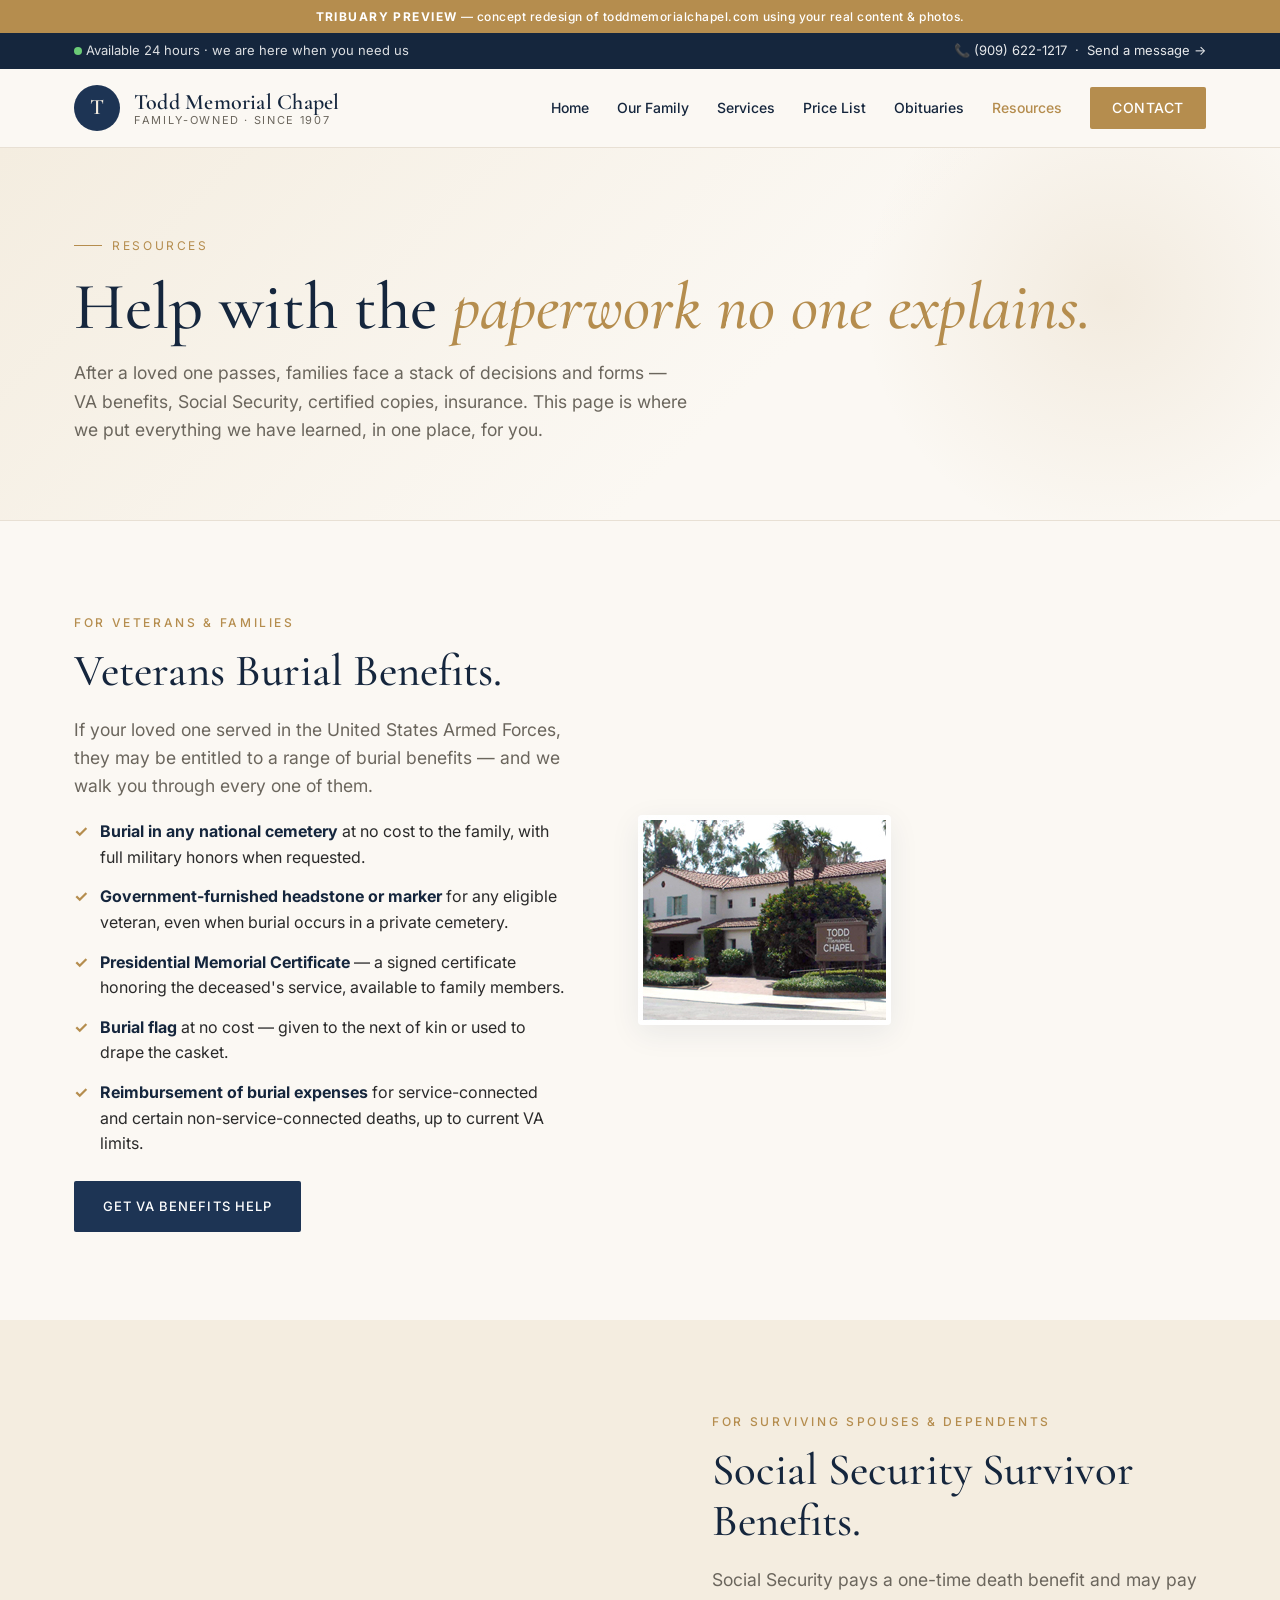
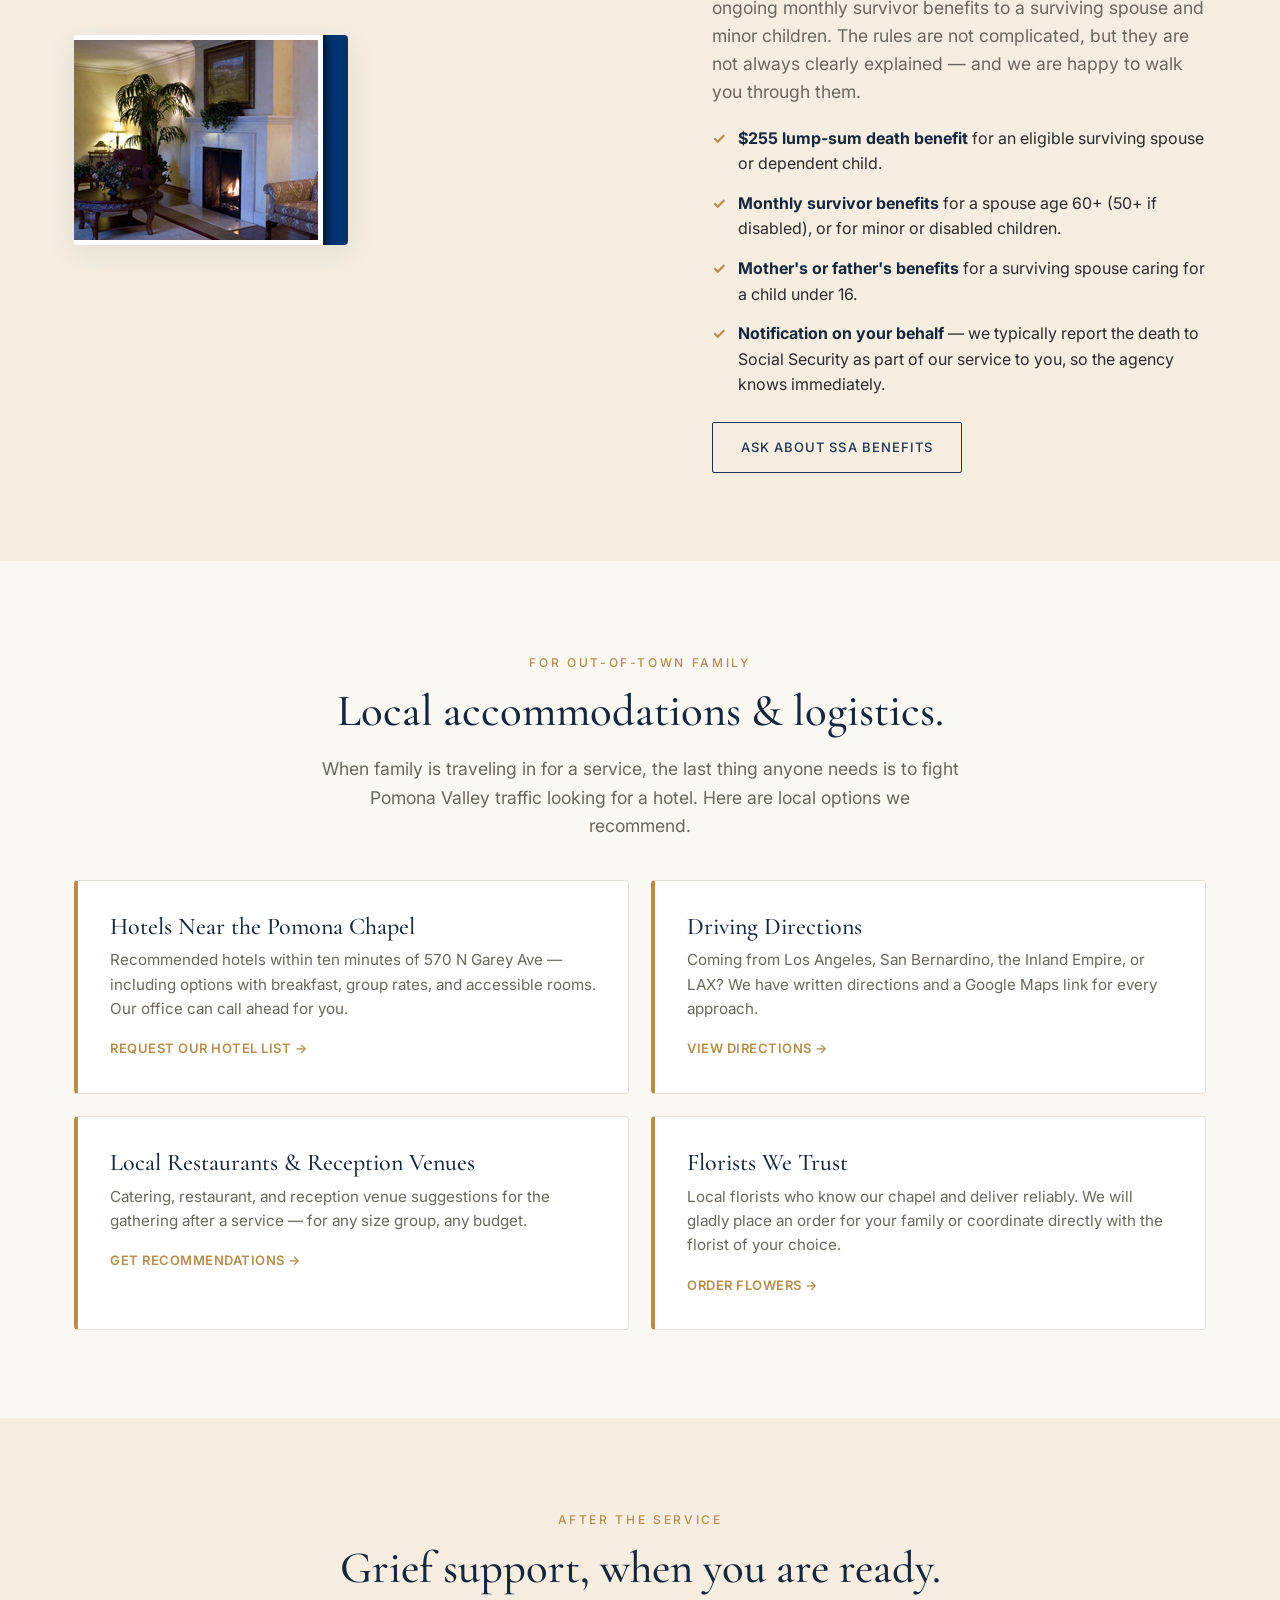
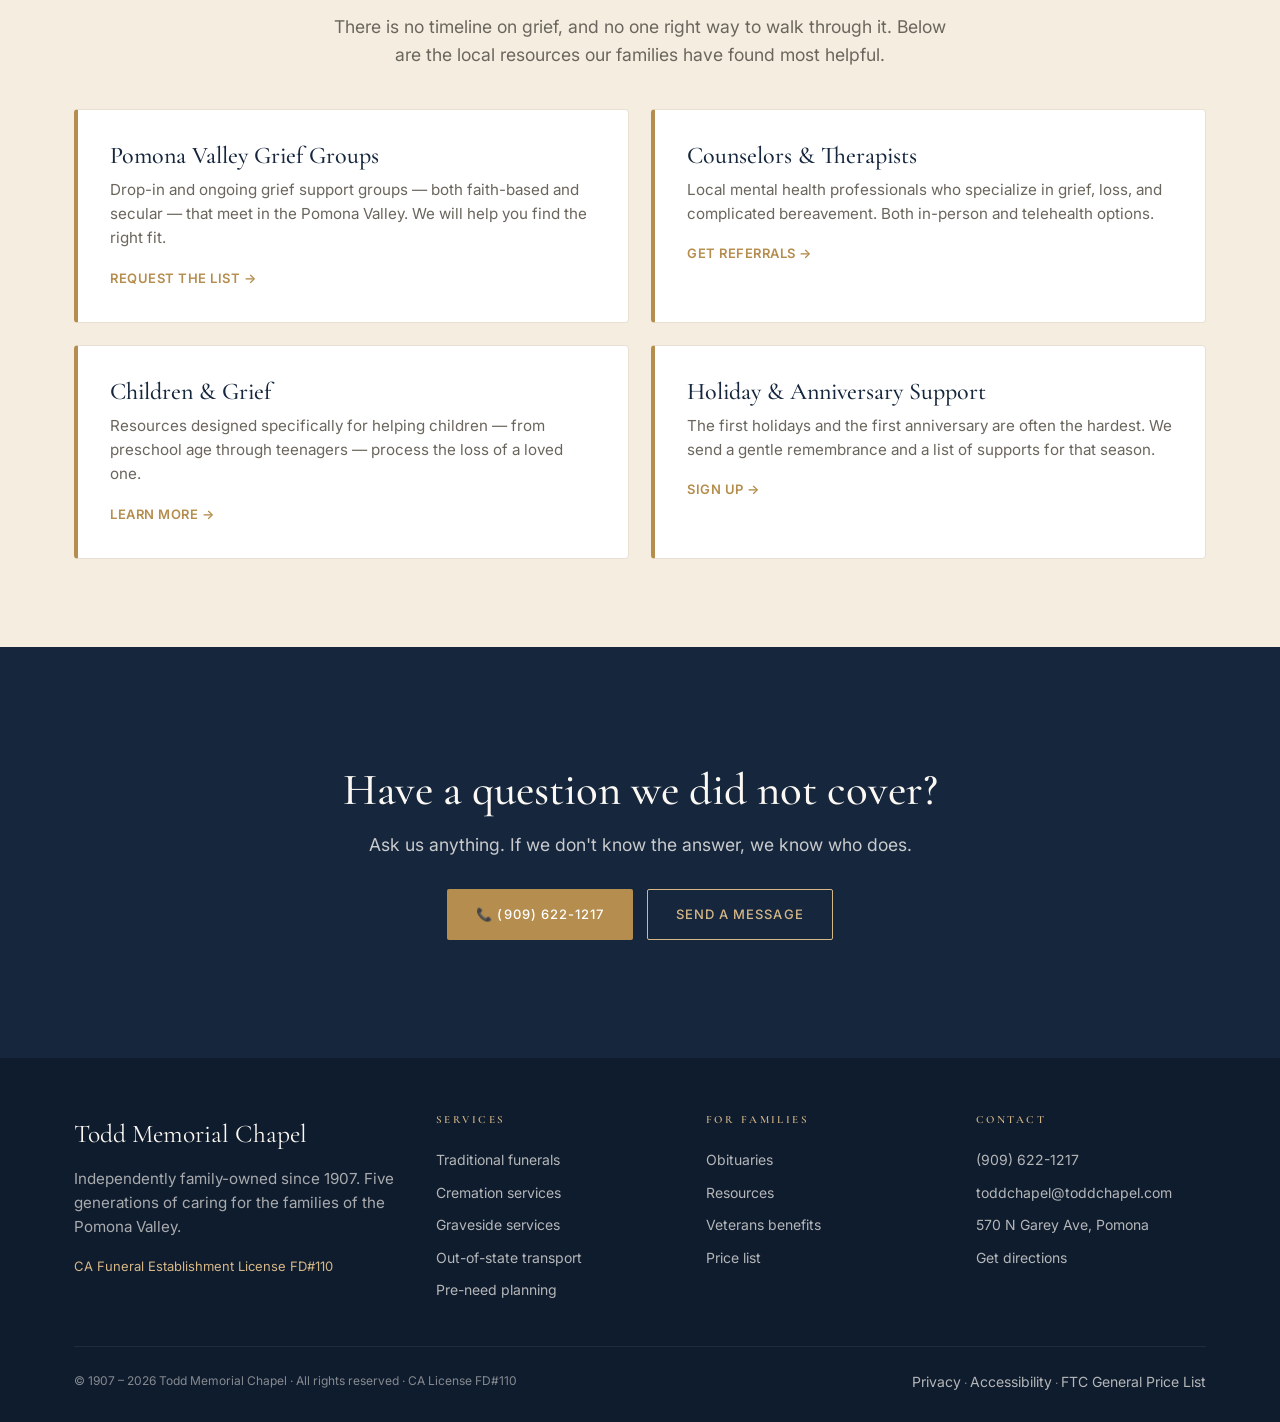
<file: resources.html>
<!DOCTYPE html>
<html lang="en">
<head>
<meta charset="UTF-8" />
<meta name="viewport" content="width=device-width, initial-scale=1.0" />
<title>Resources — Todd Memorial Chapel · Veterans, Social Security, &amp; Family Support</title>
<meta name="description" content="VA burial benefits, Social Security survivor benefits, grief resources, and local accommodations for Todd Memorial Chapel families." />
<link rel="preconnect" href="https://fonts.googleapis.com">
<link rel="preconnect" href="https://fonts.gstatic.com" crossorigin>
<link href="https://fonts.googleapis.com/css2?family=Cormorant+Garamond:ital,wght@0,400;0,500;0,600;1,400;1,500&family=Inter:wght@300;400;500;600&display=swap" rel="stylesheet">
<link rel="stylesheet" href="assets/styles.css">
</head>
<body class="with-notice">

<div class="mockup-notice"><strong>Tribuary preview</strong> — concept redesign of toddmemorialchapel.com using your real content &amp; photos.</div>

<div class="utility">
  <div class="container">
    <div class="left"><span><span class="pulse"></span> Available 24 hours · we are here when you need us</span></div>
    <div><a href="tel:+19096221217">📞 (909) 622-1217</a> &nbsp;·&nbsp; <a href="contact.html">Send a message →</a></div>
  </div>
</div>

<header class="nav">
  <div class="container">
    <a href="index.html" class="brand"><div class="brand-mark">T</div><div class="brand-text"><div class="name">Todd Memorial Chapel</div><div class="est">Family-owned · Since 1907</div></div></a>
    <nav class="nav-links" id="navLinks">
      <a href="index.html">Home</a>
      <a href="about.html">Our Family</a>
      <a href="services.html">Services</a>
      <a href="pricelist.html">Price List</a>
      <a href="obituaries.html">Obituaries</a>
      <a href="resources.html" class="active">Resources</a>
      <a href="contact.html" class="nav-cta">Contact</a>
    </nav>
    <button class="nav-toggle" onclick="document.getElementById('navLinks').classList.toggle('open')" aria-label="Open menu">☰</button>
  </div>
</header>

<section class="page-header">
  <div class="container">
    <span class="crumb">Resources</span>
    <h1>Help with the <em>paperwork no one explains.</em></h1>
    <p class="lead">After a loved one passes, families face a stack of decisions and forms — VA benefits, Social Security, certified copies, insurance. This page is where we put everything we have learned, in one place, for you.</p>
  </div>
</section>

<!-- VETERANS -->
<section id="veterans">
  <div class="container two-col">
    <div>
      <span class="section-eyebrow">For Veterans &amp; Families</span>
      <h2 class="section-title">Veterans Burial Benefits.</h2>
      <p class="lead">If your loved one served in the United States Armed Forces, they may be entitled to a range of burial benefits — and we walk you through every one of them.</p>
      <ul style="list-style:none;padding:0;margin:1.2rem 0 0;display:grid;gap:14px">
        <li style="display:flex;gap:12px"><span style="color:var(--gold);font-weight:700">✓</span><div><strong style="color:var(--navy-deep)">Burial in any national cemetery</strong> at no cost to the family, with full military honors when requested.</div></li>
        <li style="display:flex;gap:12px"><span style="color:var(--gold);font-weight:700">✓</span><div><strong style="color:var(--navy-deep)">Government-furnished headstone or marker</strong> for any eligible veteran, even when burial occurs in a private cemetery.</div></li>
        <li style="display:flex;gap:12px"><span style="color:var(--gold);font-weight:700">✓</span><div><strong style="color:var(--navy-deep)">Presidential Memorial Certificate</strong> — a signed certificate honoring the deceased's service, available to family members.</div></li>
        <li style="display:flex;gap:12px"><span style="color:var(--gold);font-weight:700">✓</span><div><strong style="color:var(--navy-deep)">Burial flag</strong> at no cost — given to the next of kin or used to drape the casket.</div></li>
        <li style="display:flex;gap:12px"><span style="color:var(--gold);font-weight:700">✓</span><div><strong style="color:var(--navy-deep)">Reimbursement of burial expenses</strong> for service-connected and certain non-service-connected deaths, up to current VA limits.</div></li>
      </ul>
      <a href="contact.html" class="btn btn-primary" style="margin-top:24px">Get VA Benefits Help</a>
    </div>
    <img src="images/chapelpic2.jpg" alt="Veterans memorial">
  </div>
</section>

<!-- SOCIAL SECURITY -->
<section class="cream-bg" id="ssa">
  <div class="container two-col flip">
    <img src="images/chapelpic3.jpg" alt="Family at the chapel">
    <div>
      <span class="section-eyebrow">For Surviving Spouses &amp; Dependents</span>
      <h2 class="section-title">Social Security Survivor Benefits.</h2>
      <p class="lead">Social Security pays a one-time death benefit and may pay ongoing monthly survivor benefits to a surviving spouse and minor children. The rules are not complicated, but they are not always clearly explained — and we are happy to walk you through them.</p>
      <ul style="list-style:none;padding:0;margin:1.2rem 0 0;display:grid;gap:14px">
        <li style="display:flex;gap:12px"><span style="color:var(--gold);font-weight:700">✓</span><div><strong style="color:var(--navy-deep)">$255 lump-sum death benefit</strong> for an eligible surviving spouse or dependent child.</div></li>
        <li style="display:flex;gap:12px"><span style="color:var(--gold);font-weight:700">✓</span><div><strong style="color:var(--navy-deep)">Monthly survivor benefits</strong> for a spouse age 60+ (50+ if disabled), or for minor or disabled children.</div></li>
        <li style="display:flex;gap:12px"><span style="color:var(--gold);font-weight:700">✓</span><div><strong style="color:var(--navy-deep)">Mother's or father's benefits</strong> for a surviving spouse caring for a child under 16.</div></li>
        <li style="display:flex;gap:12px"><span style="color:var(--gold);font-weight:700">✓</span><div><strong style="color:var(--navy-deep)">Notification on your behalf</strong> — we typically report the death to Social Security as part of our service to you, so the agency knows immediately.</div></li>
      </ul>
      <a href="contact.html" class="btn btn-secondary" style="margin-top:24px">Ask About SSA Benefits</a>
    </div>
  </div>
</section>

<!-- LOCAL INFO -->
<section id="local">
  <div class="container center">
    <span class="section-eyebrow">For Out-of-Town Family</span>
    <h2 class="section-title">Local accommodations &amp; logistics.</h2>
    <p class="lead">When family is traveling in for a service, the last thing anyone needs is to fight Pomona Valley traffic looking for a hotel. Here are local options we recommend.</p>
  </div>
  <div class="container">
    <div class="resource-grid">
      <div class="resource-card">
        <h3>Hotels Near the Pomona Chapel</h3>
        <p>Recommended hotels within ten minutes of 570 N Garey Ave — including options with breakfast, group rates, and accessible rooms. Our office can call ahead for you.</p>
        <a href="contact.html">Request our hotel list →</a>
      </div>
      <div class="resource-card">
        <h3>Driving Directions</h3>
        <p>Coming from Los Angeles, San Bernardino, the Inland Empire, or LAX? We have written directions and a Google Maps link for every approach.</p>
        <a href="contact.html">View directions →</a>
      </div>
      <div class="resource-card">
        <h3>Local Restaurants &amp; Reception Venues</h3>
        <p>Catering, restaurant, and reception venue suggestions for the gathering after a service — for any size group, any budget.</p>
        <a href="contact.html">Get recommendations →</a>
      </div>
      <div class="resource-card">
        <h3>Florists We Trust</h3>
        <p>Local florists who know our chapel and deliver reliably. We will gladly place an order for your family or coordinate directly with the florist of your choice.</p>
        <a href="contact.html">Order flowers →</a>
      </div>
    </div>
  </div>
</section>

<!-- GRIEF -->
<section class="cream-bg" id="grief">
  <div class="container center">
    <span class="section-eyebrow">After the Service</span>
    <h2 class="section-title">Grief support, when you are ready.</h2>
    <p class="lead">There is no timeline on grief, and no one right way to walk through it. Below are the local resources our families have found most helpful.</p>
  </div>
  <div class="container">
    <div class="resource-grid">
      <div class="resource-card">
        <h3>Pomona Valley Grief Groups</h3>
        <p>Drop-in and ongoing grief support groups — both faith-based and secular — that meet in the Pomona Valley. We will help you find the right fit.</p>
        <a href="contact.html">Request the list →</a>
      </div>
      <div class="resource-card">
        <h3>Counselors &amp; Therapists</h3>
        <p>Local mental health professionals who specialize in grief, loss, and complicated bereavement. Both in-person and telehealth options.</p>
        <a href="contact.html">Get referrals →</a>
      </div>
      <div class="resource-card">
        <h3>Children &amp; Grief</h3>
        <p>Resources designed specifically for helping children — from preschool age through teenagers — process the loss of a loved one.</p>
        <a href="contact.html">Learn more →</a>
      </div>
      <div class="resource-card">
        <h3>Holiday &amp; Anniversary Support</h3>
        <p>The first holidays and the first anniversary are often the hardest. We send a gentle remembrance and a list of supports for that season.</p>
        <a href="contact.html">Sign up →</a>
      </div>
    </div>
  </div>
</section>

<!-- CTA -->
<section class="contact-bg">
  <div class="container center" style="padding:30px 0">
    <h2 style="margin-bottom:14px;color:var(--cream)">Have a question we did not cover?</h2>
    <p class="lead" style="margin:0 auto 30px">Ask us anything. If we don't know the answer, we know who does.</p>
    <div class="hero-ctas" style="justify-content:center"><a href="tel:+19096221217" class="btn-gold btn">📞 (909) 622-1217</a><a href="contact.html" class="btn btn-secondary" style="border-color:var(--gold-soft);color:var(--gold-soft)">Send a Message</a></div>
  </div>
</section>

<footer>
  <div class="container">
    <div class="foot-grid">
      <div class="foot-brand"><div class="name">Todd Memorial Chapel</div><p>Independently family-owned since 1907. Five generations of caring for the families of the Pomona Valley.</p><p style="margin-top:16px;font-size:13px;color:var(--gold-soft)">CA Funeral Establishment License FD#110</p></div>
      <div><h5>Services</h5><a href="services.html#traditional">Traditional funerals</a><a href="services.html#cremation">Cremation services</a><a href="services.html#graveside">Graveside services</a><a href="services.html#shipment">Out-of-state transport</a><a href="services.html#preneed">Pre-need planning</a></div>
      <div><h5>For Families</h5><a href="obituaries.html">Obituaries</a><a href="resources.html">Resources</a><a href="resources.html#veterans">Veterans benefits</a><a href="pricelist.html">Price list</a></div>
      <div><h5>Contact</h5><a href="tel:+19096221217">(909) 622-1217</a><a href="mailto:toddchapel@toddchapel.com">toddchapel@toddchapel.com</a><a href="https://maps.app.goo.gl/RZjBK8PSymuwAsVD6" target="_blank">570 N Garey Ave, Pomona</a><a href="contact.html">Get directions</a></div>
    </div>
    <div class="foot-bottom"><div>© 1907 – 2026 Todd Memorial Chapel · All rights reserved · CA License FD#110</div><div><a href="#" style="display:inline">Privacy</a> · <a href="#" style="display:inline">Accessibility</a> · <a href="pricelist.html" style="display:inline">FTC General Price List</a></div></div>
  </div>
</footer>

<a href="tel:+19096221217" class="floating-call">📞 Call us — (909) 622-1217</a>
<script>document.querySelectorAll('#navLinks a').forEach(a => a.addEventListener('click', () => document.getElementById('navLinks').classList.remove('open')));</script>
</body>
</html>
</file>
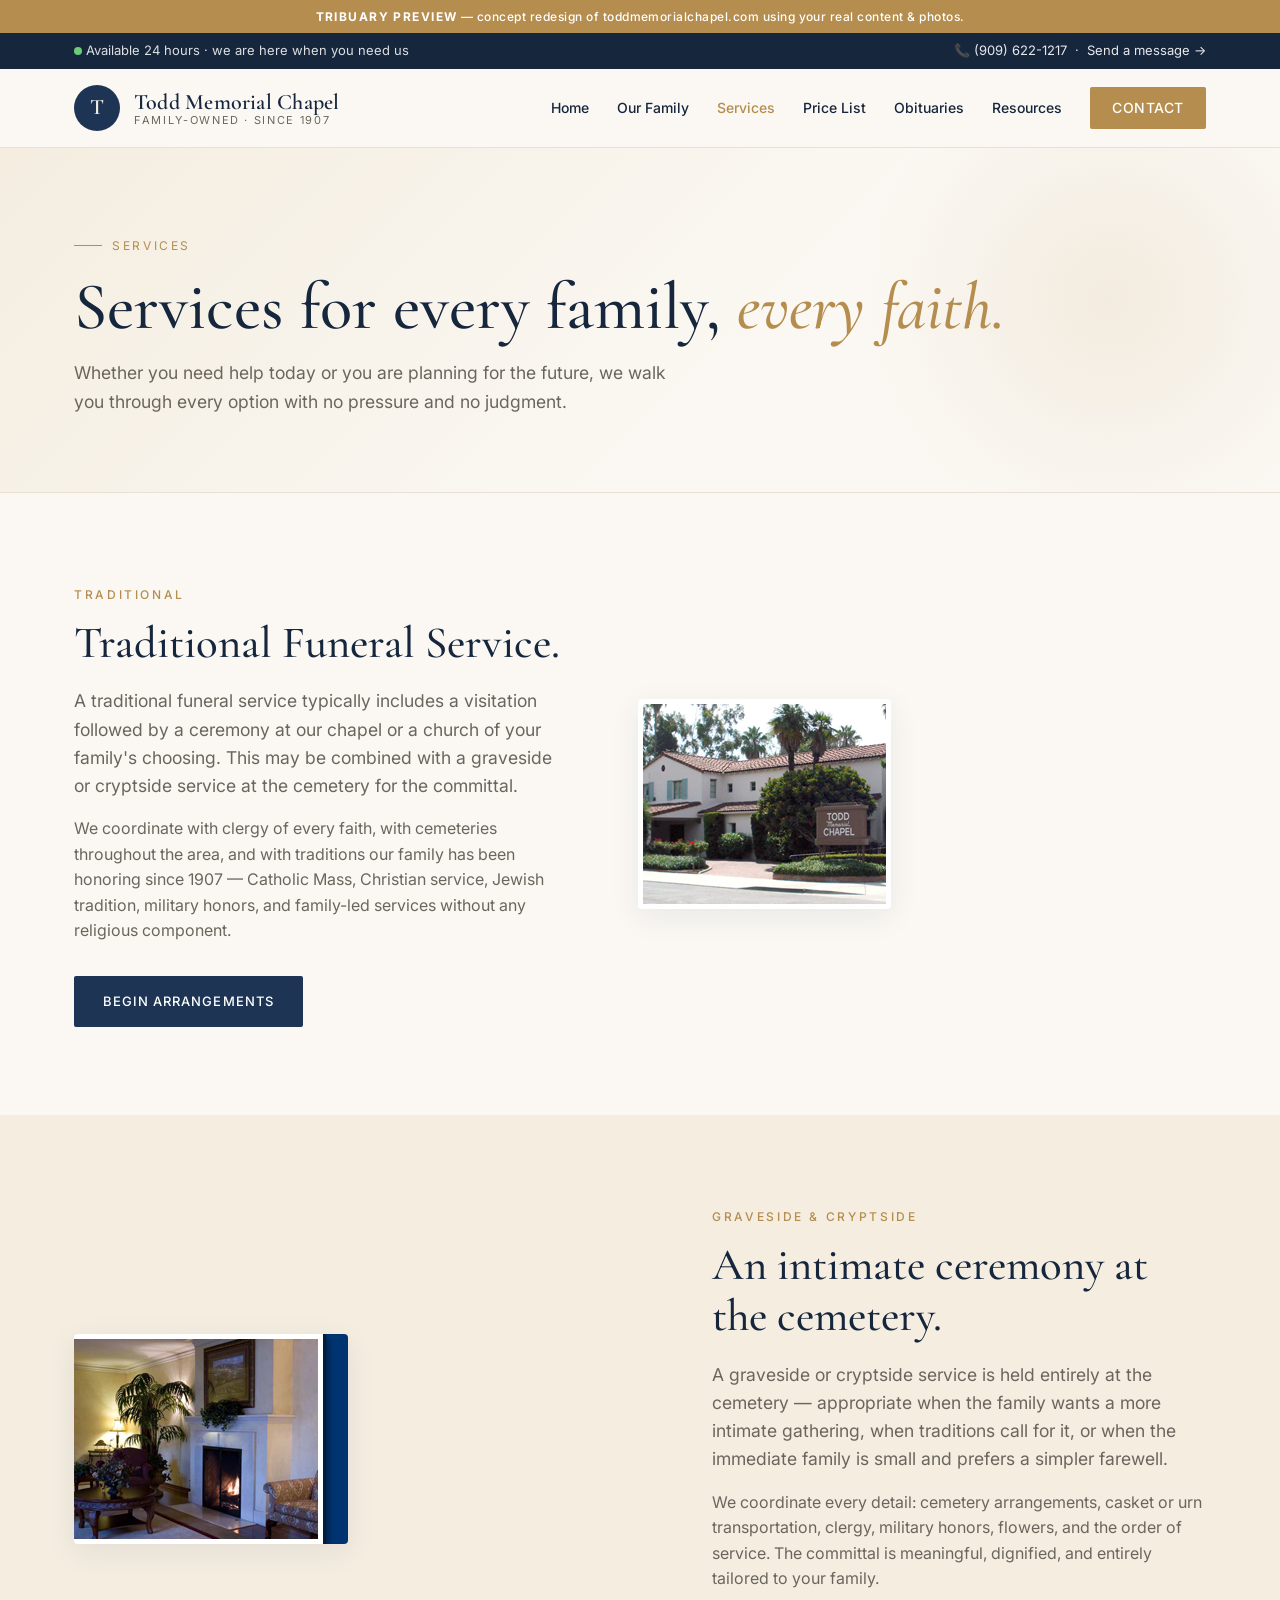
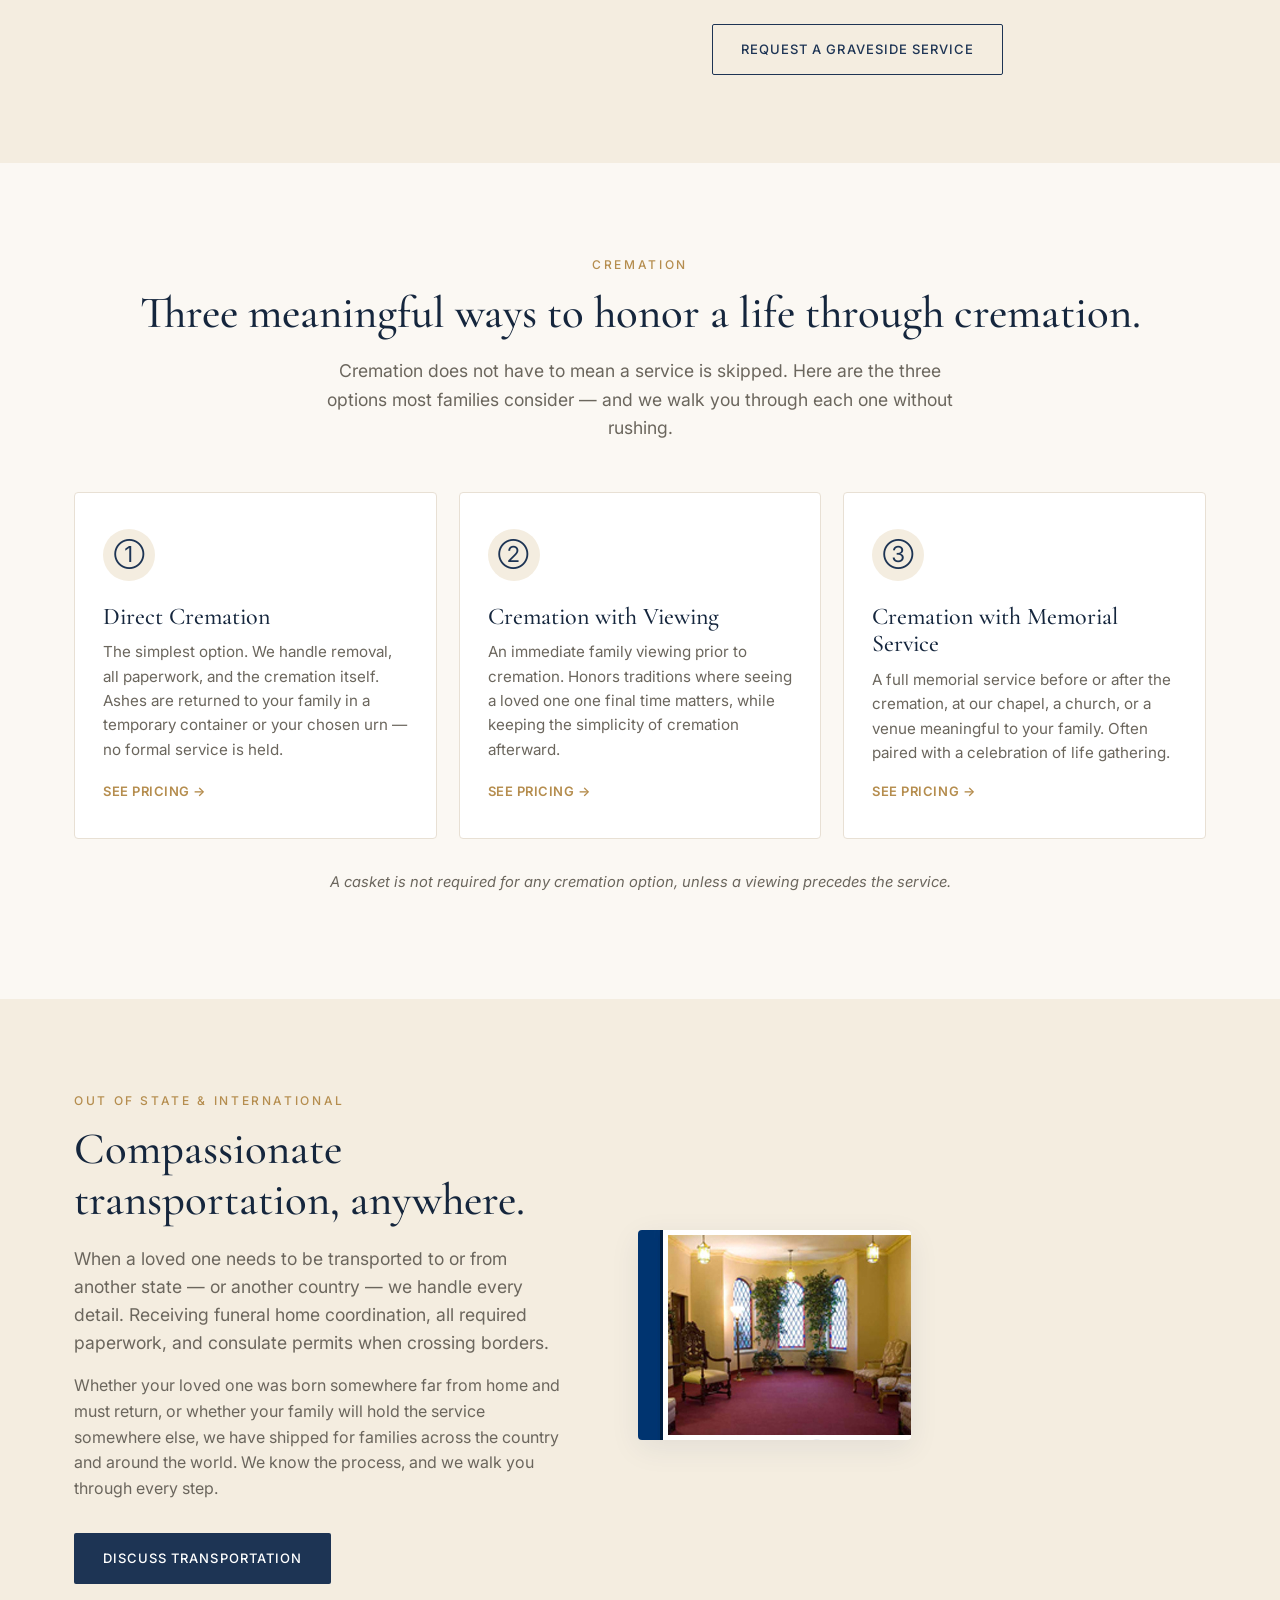
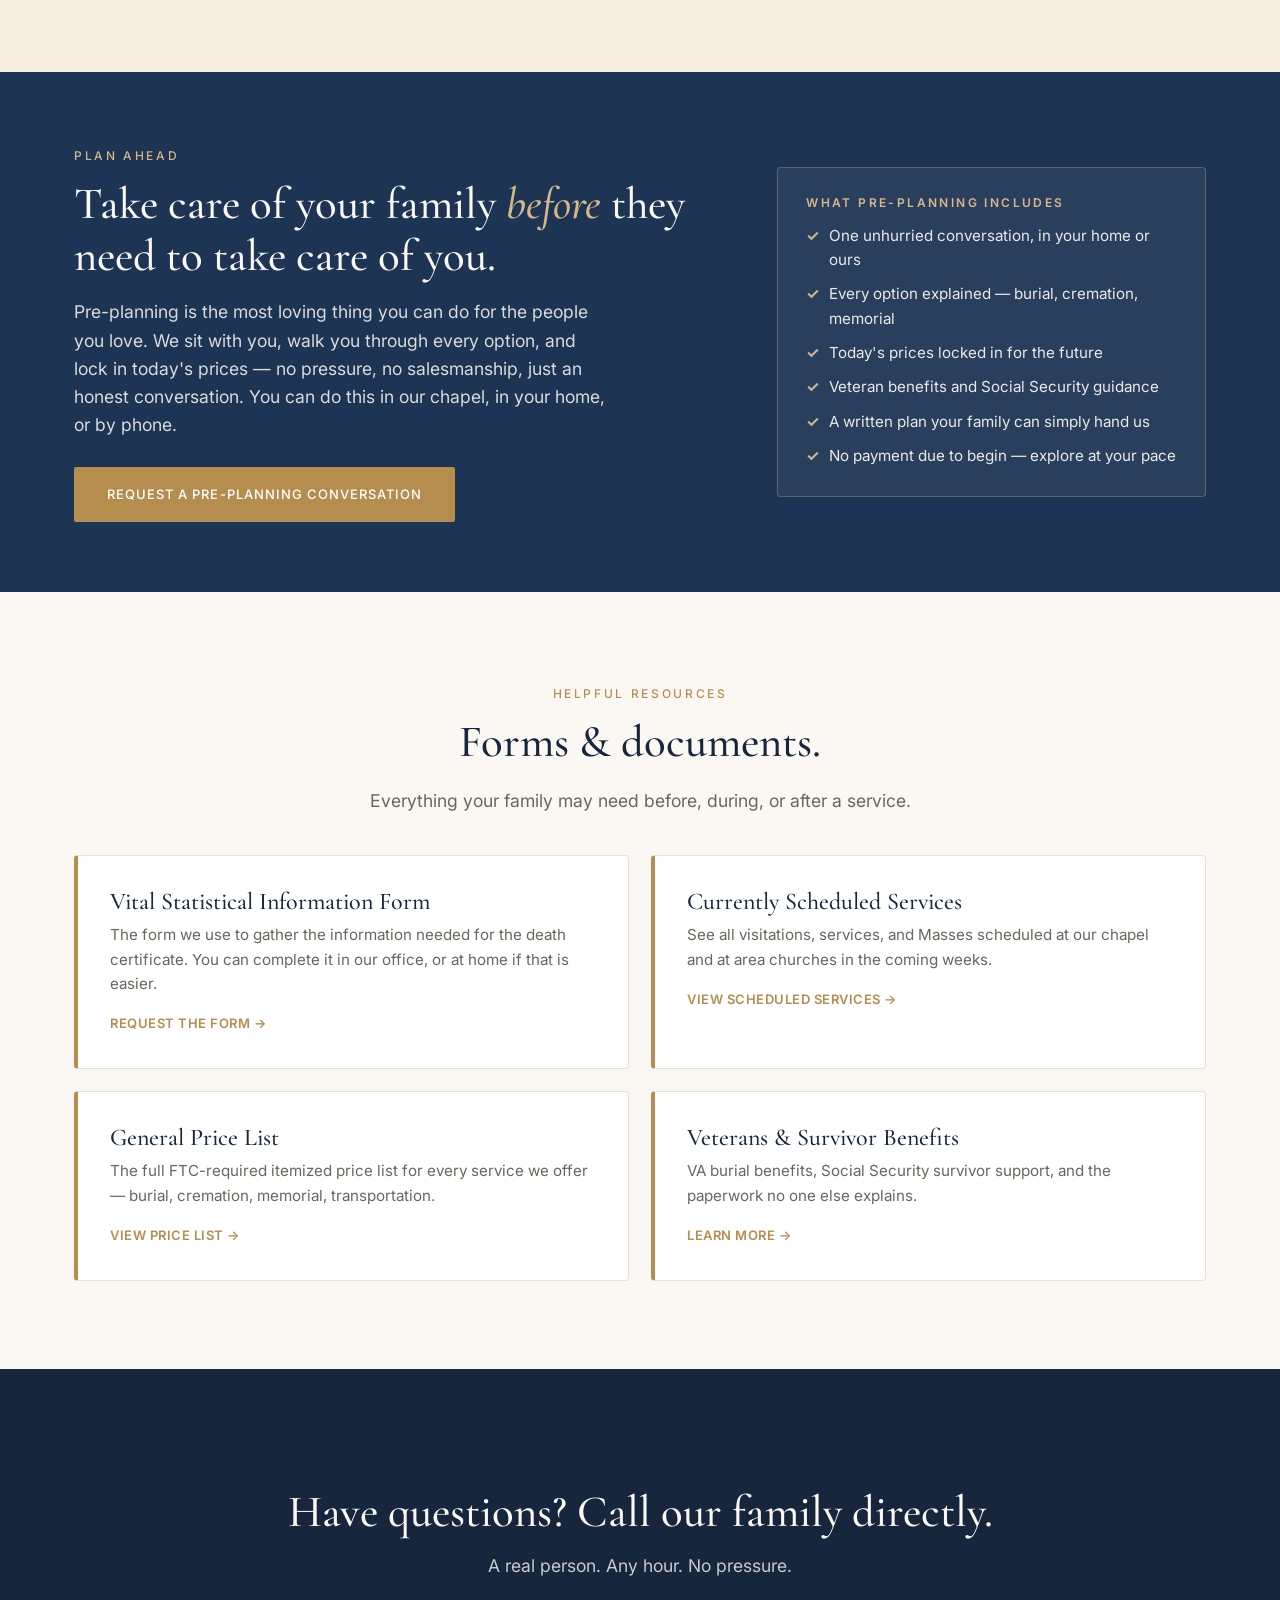
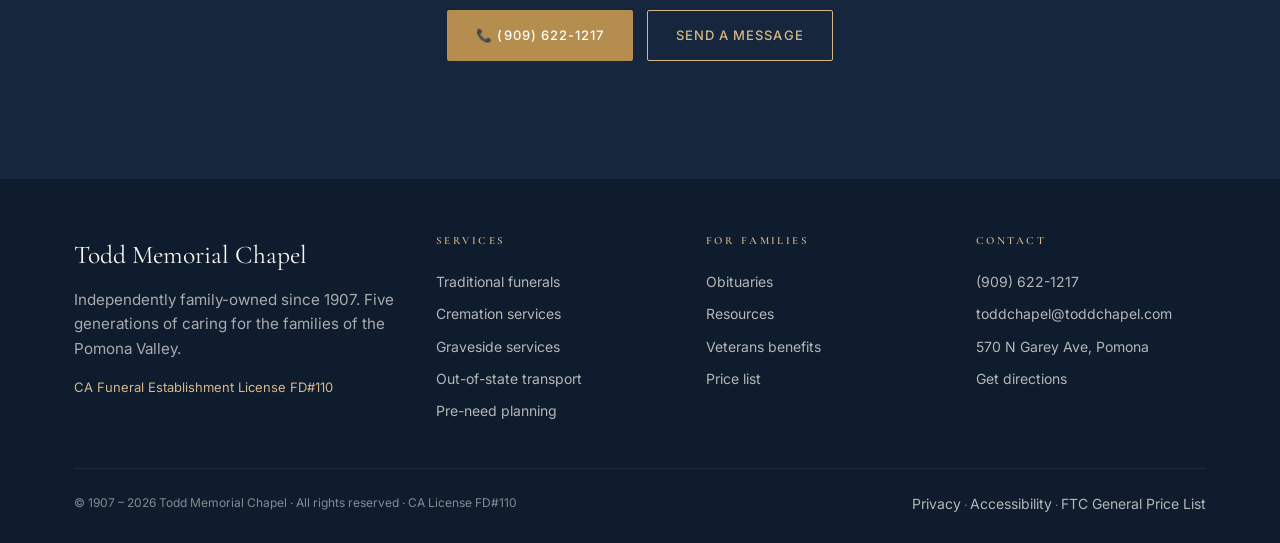
<file: services.html>
<!DOCTYPE html>
<html lang="en">
<head>
<meta charset="UTF-8" />
<meta name="viewport" content="width=device-width, initial-scale=1.0" />
<title>Services — Todd Memorial Chapel · Funeral, Cremation &amp; Memorial Services</title>
<meta name="description" content="Traditional funerals, graveside services, cremation, out-of-state transport, and pre-need planning at Todd Memorial Chapel. Family-owned since 1907." />
<link rel="preconnect" href="https://fonts.googleapis.com">
<link rel="preconnect" href="https://fonts.gstatic.com" crossorigin>
<link href="https://fonts.googleapis.com/css2?family=Cormorant+Garamond:ital,wght@0,400;0,500;0,600;1,400;1,500&family=Inter:wght@300;400;500;600&display=swap" rel="stylesheet">
<link rel="stylesheet" href="assets/styles.css">
</head>
<body class="with-notice">

<div class="mockup-notice"><strong>Tribuary preview</strong> — concept redesign of toddmemorialchapel.com using your real content &amp; photos.</div>

<div class="utility">
  <div class="container">
    <div class="left"><span><span class="pulse"></span> Available 24 hours · we are here when you need us</span></div>
    <div><a href="tel:+19096221217">📞 (909) 622-1217</a> &nbsp;·&nbsp; <a href="contact.html">Send a message →</a></div>
  </div>
</div>

<header class="nav">
  <div class="container">
    <a href="index.html" class="brand"><div class="brand-mark">T</div><div class="brand-text"><div class="name">Todd Memorial Chapel</div><div class="est">Family-owned · Since 1907</div></div></a>
    <nav class="nav-links" id="navLinks">
      <a href="index.html">Home</a>
      <a href="about.html">Our Family</a>
      <a href="services.html" class="active">Services</a>
      <a href="pricelist.html">Price List</a>
      <a href="obituaries.html">Obituaries</a>
      <a href="resources.html">Resources</a>
      <a href="contact.html" class="nav-cta">Contact</a>
    </nav>
    <button class="nav-toggle" onclick="document.getElementById('navLinks').classList.toggle('open')" aria-label="Open menu">☰</button>
  </div>
</header>

<section class="page-header">
  <div class="container">
    <span class="crumb">Services</span>
    <h1>Services for every family, <em>every faith.</em></h1>
    <p class="lead">Whether you need help today or you are planning for the future, we walk you through every option with no pressure and no judgment.</p>
  </div>
</section>

<!-- TRADITIONAL FUNERAL -->
<section id="traditional">
  <div class="container two-col">
    <div>
      <span class="section-eyebrow">Traditional</span>
      <h2 class="section-title">Traditional Funeral Service.</h2>
      <p class="lead">A traditional funeral service typically includes a visitation followed by a ceremony at our chapel or a church of your family's choosing. This may be combined with a graveside or cryptside service at the cemetery for the committal.</p>
      <p style="color:var(--ink-muted)">We coordinate with clergy of every faith, with cemeteries throughout the area, and with traditions our family has been honoring since 1907 — Catholic Mass, Christian service, Jewish tradition, military honors, and family-led services without any religious component.</p>
      <a href="contact.html" class="btn btn-primary" style="margin-top:16px">Begin Arrangements</a>
    </div>
    <img src="images/chapelpic2.jpg" alt="Traditional funeral chapel">
  </div>
</section>

<!-- GRAVESIDE -->
<section class="cream-bg" id="graveside">
  <div class="container two-col flip">
    <img src="images/chapelpic3.jpg" alt="Graveside service">
    <div>
      <span class="section-eyebrow">Graveside &amp; Cryptside</span>
      <h2 class="section-title">An intimate ceremony at the cemetery.</h2>
      <p class="lead">A graveside or cryptside service is held entirely at the cemetery — appropriate when the family wants a more intimate gathering, when traditions call for it, or when the immediate family is small and prefers a simpler farewell.</p>
      <p style="color:var(--ink-muted)">We coordinate every detail: cemetery arrangements, casket or urn transportation, clergy, military honors, flowers, and the order of service. The committal is meaningful, dignified, and entirely tailored to your family.</p>
      <a href="contact.html" class="btn btn-secondary" style="margin-top:16px">Request a Graveside Service</a>
    </div>
  </div>
</section>

<!-- CREMATION -->
<section id="cremation">
  <div class="container">
    <div class="center" style="margin-bottom:12px">
      <span class="section-eyebrow">Cremation</span>
      <h2 class="section-title">Three meaningful ways to honor a life through cremation.</h2>
      <p class="lead">Cremation does not have to mean a service is skipped. Here are the three options most families consider — and we walk you through each one without rushing.</p>
    </div>
    <div class="feature-grid">
      <div class="feature-card">
        <div class="feature-icon">①</div>
        <h3>Direct Cremation</h3>
        <p>The simplest option. We handle removal, all paperwork, and the cremation itself. Ashes are returned to your family in a temporary container or your chosen urn — no formal service is held.</p>
        <a href="pricelist.html#cremation">See pricing</a>
      </div>
      <div class="feature-card">
        <div class="feature-icon">②</div>
        <h3>Cremation with Viewing</h3>
        <p>An immediate family viewing prior to cremation. Honors traditions where seeing a loved one one final time matters, while keeping the simplicity of cremation afterward.</p>
        <a href="pricelist.html#cremation">See pricing</a>
      </div>
      <div class="feature-card">
        <div class="feature-icon">③</div>
        <h3>Cremation with Memorial Service</h3>
        <p>A full memorial service before or after the cremation, at our chapel, a church, or a venue meaningful to your family. Often paired with a celebration of life gathering.</p>
        <a href="pricelist.html#cremation">See pricing</a>
      </div>
    </div>
    <p style="margin-top:32px;text-align:center;color:var(--ink-muted);font-size:.92rem;font-style:italic">A casket is not required for any cremation option, unless a viewing precedes the service.</p>
  </div>
</section>

<!-- SHIPMENT -->
<section class="cream-bg" id="shipment">
  <div class="container two-col">
    <div>
      <span class="section-eyebrow">Out of State &amp; International</span>
      <h2 class="section-title">Compassionate transportation, anywhere.</h2>
      <p class="lead">When a loved one needs to be transported to or from another state — or another country — we handle every detail. Receiving funeral home coordination, all required paperwork, and consulate permits when crossing borders.</p>
      <p style="color:var(--ink-muted)">Whether your loved one was born somewhere far from home and must return, or whether your family will hold the service somewhere else, we have shipped for families across the country and around the world. We know the process, and we walk you through every step.</p>
      <a href="contact.html" class="btn btn-primary" style="margin-top:16px">Discuss Transportation</a>
    </div>
    <img src="images/chapelpic1.jpg" alt="Todd Memorial Chapel">
  </div>
</section>

<!-- PRE-NEED -->
<section id="preneed" class="preneed">
  <div class="container preneed-grid">
    <div>
      <span class="section-eyebrow" style="color:var(--gold-soft)">Plan Ahead</span>
      <h2>Take care of your family <em>before</em> they need to take care of you.</h2>
      <p style="font-size:1.1rem;max-width:540px;margin-bottom:28px">Pre-planning is the most loving thing you can do for the people you love. We sit with you, walk you through every option, and lock in today's prices — no pressure, no salesmanship, just an honest conversation. You can do this in our chapel, in your home, or by phone.</p>
      <a href="contact.html" class="btn-gold btn">Request a Pre-Planning Conversation</a>
    </div>
    <div class="preneed-card">
      <h4>What pre-planning includes</h4>
      <ul>
        <li>One unhurried conversation, in your home or ours</li>
        <li>Every option explained — burial, cremation, memorial</li>
        <li>Today's prices locked in for the future</li>
        <li>Veteran benefits and Social Security guidance</li>
        <li>A written plan your family can simply hand us</li>
        <li>No payment due to begin — explore at your pace</li>
      </ul>
    </div>
  </div>
</section>

<!-- DOCUMENTS / NEXT STEPS -->
<section>
  <div class="container center">
    <span class="section-eyebrow">Helpful Resources</span>
    <h2 class="section-title">Forms &amp; documents.</h2>
    <p class="lead">Everything your family may need before, during, or after a service.</p>
  </div>
  <div class="container">
    <div class="resource-grid">
      <div class="resource-card">
        <h3>Vital Statistical Information Form</h3>
        <p>The form we use to gather the information needed for the death certificate. You can complete it in our office, or at home if that is easier.</p>
        <a href="contact.html">Request the form →</a>
      </div>
      <div class="resource-card">
        <h3>Currently Scheduled Services</h3>
        <p>See all visitations, services, and Masses scheduled at our chapel and at area churches in the coming weeks.</p>
        <a href="obituaries.html">View scheduled services →</a>
      </div>
      <div class="resource-card">
        <h3>General Price List</h3>
        <p>The full FTC-required itemized price list for every service we offer — burial, cremation, memorial, transportation.</p>
        <a href="pricelist.html">View price list →</a>
      </div>
      <div class="resource-card">
        <h3>Veterans &amp; Survivor Benefits</h3>
        <p>VA burial benefits, Social Security survivor support, and the paperwork no one else explains.</p>
        <a href="resources.html#veterans">Learn more →</a>
      </div>
    </div>
  </div>
</section>

<!-- CTA -->
<section class="contact-bg">
  <div class="container center" style="padding:30px 0">
    <h2 style="margin-bottom:14px;color:var(--cream)">Have questions? Call our family directly.</h2>
    <p class="lead" style="margin:0 auto 30px">A real person. Any hour. No pressure.</p>
    <div class="hero-ctas" style="justify-content:center"><a href="tel:+19096221217" class="btn-gold btn">📞 (909) 622-1217</a><a href="contact.html" class="btn btn-secondary" style="border-color:var(--gold-soft);color:var(--gold-soft)">Send a Message</a></div>
  </div>
</section>

<footer>
  <div class="container">
    <div class="foot-grid">
      <div class="foot-brand"><div class="name">Todd Memorial Chapel</div><p>Independently family-owned since 1907. Five generations of caring for the families of the Pomona Valley.</p><p style="margin-top:16px;font-size:13px;color:var(--gold-soft)">CA Funeral Establishment License FD#110</p></div>
      <div><h5>Services</h5><a href="services.html#traditional">Traditional funerals</a><a href="services.html#cremation">Cremation services</a><a href="services.html#graveside">Graveside services</a><a href="services.html#shipment">Out-of-state transport</a><a href="services.html#preneed">Pre-need planning</a></div>
      <div><h5>For Families</h5><a href="obituaries.html">Obituaries</a><a href="resources.html">Resources</a><a href="resources.html#veterans">Veterans benefits</a><a href="pricelist.html">Price list</a></div>
      <div><h5>Contact</h5><a href="tel:+19096221217">(909) 622-1217</a><a href="mailto:toddchapel@toddchapel.com">toddchapel@toddchapel.com</a><a href="https://maps.app.goo.gl/RZjBK8PSymuwAsVD6" target="_blank">570 N Garey Ave, Pomona</a><a href="contact.html">Get directions</a></div>
    </div>
    <div class="foot-bottom"><div>© 1907 – 2026 Todd Memorial Chapel · All rights reserved · CA License FD#110</div><div><a href="#" style="display:inline">Privacy</a> · <a href="#" style="display:inline">Accessibility</a> · <a href="pricelist.html" style="display:inline">FTC General Price List</a></div></div>
  </div>
</footer>

<a href="tel:+19096221217" class="floating-call">📞 Call us — (909) 622-1217</a>
<script>document.querySelectorAll('#navLinks a').forEach(a => a.addEventListener('click', () => document.getElementById('navLinks').classList.remove('open')));</script>
</body>
</html>
</file>
<file: assets/styles.css>
/* ============================================================
   Todd Memorial Chapel — concept revamp
   Shared stylesheet
   Palette: heritage navy (warmed) + warm gold + cream
   ============================================================ */

:root {
  --navy:        #1d3454;
  --navy-deep:   #15263d;
  --navy-darker: #0f1c2d;
  --cream:       #fbf8f3;
  --cream-warm:  #f4ede0;
  --cream-deep:  #ece4d2;
  --gold:        #b58d4e;
  --gold-soft:   #d6b787;
  --gold-light:  #e8d3a8;
  --ink:         #2a2a2a;
  --ink-muted:   #6b665d;
  --line:        #e8e0d4;
  --white:       #ffffff;
  --shadow:      0 8px 30px rgba(29,52,84,.08);
  --shadow-lg:   0 12px 40px rgba(29,52,84,.12);
}

*,*::before,*::after { box-sizing: border-box; }
html { scroll-behavior: smooth; }
body {
  margin: 0;
  font-family: 'Inter', system-ui, -apple-system, sans-serif;
  color: var(--ink);
  background: var(--cream);
  line-height: 1.6;
  -webkit-font-smoothing: antialiased;
}

img { max-width: 100%; height: auto; display: block; }

h1,h2,h3,h4,h5 { font-family: 'Cormorant Garamond', Georgia, serif; font-weight: 500; line-height: 1.15; margin: 0; color: var(--navy-deep); }
h1 { font-size: clamp(2.4rem, 5.2vw, 4.2rem); }
h2 { font-size: clamp(1.9rem, 3.6vw, 2.8rem); }
h3 { font-size: 1.5rem; }
h4 { font-size: 1.25rem; }
p  { margin: 0 0 1rem; }
a  { color: var(--navy); text-decoration: none; transition: color .2s; }
a:hover { color: var(--gold); }

.container { max-width: 1180px; margin: 0 auto; padding: 0 24px; }
.center { text-align: center; }
.center .lead { margin-left: auto; margin-right: auto; }
.lead { font-size: 1.1rem; color: var(--ink-muted); max-width: 640px; }

/* ----- MOCKUP NOTICE ----- */
.mockup-notice {
  position: fixed; top: 0; left: 0; right: 0; z-index: 100;
  background: var(--gold); color: var(--white); padding: 7px 14px;
  text-align: center; font-size: 12px; font-weight: 500; letter-spacing: .04em;
}
.mockup-notice strong { letter-spacing: .12em; text-transform: uppercase; }
body.with-notice { padding-top: 32px; }

/* ----- UTILITY BAR ----- */
.utility {
  background: var(--navy-deep);
  color: rgba(255,255,255,.85);
  font-size: 13px;
  padding: 8px 0;
}
.utility .container { display:flex; justify-content:space-between; align-items:center; gap: 12px; flex-wrap: wrap; }
.utility a { color: rgba(255,255,255,.9); }
.utility a:hover { color: var(--gold-soft); }
.utility .left { display:flex; gap: 18px; align-items:center; flex-wrap: wrap; }
.utility .pulse {
  display:inline-block; width:8px; height:8px; border-radius:50%;
  background: #6BCB77; box-shadow: 0 0 0 0 rgba(107,203,119,.6); animation: pulse 2s infinite;
}
@keyframes pulse { 0%{box-shadow:0 0 0 0 rgba(107,203,119,.6)} 70%{box-shadow:0 0 0 8px rgba(107,203,119,0)} 100%{box-shadow:0 0 0 0 rgba(107,203,119,0)} }

/* ----- NAV ----- */
.nav {
  position: sticky; top: 0; z-index: 50;
  background: rgba(251,248,243,.96);
  backdrop-filter: blur(8px);
  border-bottom: 1px solid var(--line);
}
.nav .container { display:flex; align-items:center; justify-content:space-between; padding: 16px 24px; }
.brand { display:flex; align-items:center; gap: 14px; text-decoration: none; }
.brand-mark {
  width: 46px; height: 46px; border-radius: 50%;
  background: var(--navy);
  display:flex; align-items:center; justify-content:center;
  color: var(--cream-warm); font-family: 'Cormorant Garamond', serif; font-size: 22px; font-weight: 600;
}
.brand-text { display:flex; flex-direction:column; line-height: 1.1; }
.brand-text .name { font-family: 'Cormorant Garamond', serif; font-size: 22px; color: var(--navy-deep); font-weight: 600; letter-spacing: .01em; }
.brand-text .est  { font-size: 11px; color: var(--ink-muted); letter-spacing: .15em; text-transform: uppercase; }

.nav-links { display:flex; gap: 28px; align-items:center; }
.nav-links a { font-size: 14px; color: var(--navy-deep); font-weight: 500; }
.nav-links a.active { color: var(--gold); }
.nav-cta {
  background: var(--gold); color: var(--white) !important;
  padding: 10px 22px; border-radius: 2px; font-weight: 500; font-size: 13px;
  letter-spacing: .04em; text-transform: uppercase;
}
.nav-cta:hover { background: var(--navy); }
.nav-toggle { display:none; background: none; border: 0; padding: 8px; cursor: pointer; color: var(--navy-deep); font-size: 22px; }

@media (max-width: 980px) {
  .nav-links { display: none; flex-direction: column; gap: 0; position: absolute; top: 100%; left: 0; right: 0; background: var(--cream); border-top: 1px solid var(--line); padding: 12px 24px; }
  .nav-links.open { display: flex; }
  .nav-links a { padding: 14px 0; border-bottom: 1px solid var(--line); width: 100%; }
  .nav-links a:last-child { border-bottom: 0; }
  .nav-toggle { display: inline-flex; }
}

/* ----- BUTTONS ----- */
.btn {
  display:inline-flex; align-items:center; gap: 10px;
  padding: 14px 28px; border-radius: 2px;
  font-size: 13px; font-weight: 500; letter-spacing: .08em; text-transform: uppercase;
  border: 1px solid transparent; cursor: pointer; transition: all .2s; text-decoration: none;
  font-family: inherit;
}
.btn-primary { background: var(--navy); color: var(--white); }
.btn-primary:hover { background: var(--navy-deep); color: var(--white); transform: translateY(-1px); }
.btn-secondary { background: transparent; color: var(--navy); border-color: var(--navy); }
.btn-secondary:hover { background: var(--navy); color: var(--white); }
.btn-gold { background: var(--gold); color: var(--white); }
.btn-gold:hover { background: var(--navy); color: var(--white); }

/* ----- PAGE HEADER (sub-pages) ----- */
.page-header {
  background: linear-gradient(135deg, var(--cream-warm) 0%, var(--cream) 60%);
  padding: 80px 0 60px;
  border-bottom: 1px solid var(--line);
  position: relative; overflow: hidden;
}
.page-header::before {
  content: ''; position: absolute; top: -120px; right: -100px;
  width: 540px; height: 540px; border-radius: 50%;
  background: radial-gradient(circle, rgba(181,141,78,.12), transparent 65%);
  pointer-events: none;
}
.page-header .crumb {
  font-size: 12px; letter-spacing: .22em; text-transform: uppercase;
  color: var(--gold); margin-bottom: 14px; display: inline-flex; align-items: center; gap: 10px;
}
.page-header .crumb::before { content: ''; width: 28px; height: 1px; background: var(--gold); }
.page-header h1 { margin-bottom: 14px; }
.page-header h1 em { font-style: italic; color: var(--gold); font-weight: 500; }
.page-header p.lead { max-width: 620px; }

/* ----- SECTIONS ----- */
section { padding: 88px 0; }
.section-eyebrow { color: var(--gold); font-size: 12px; letter-spacing: .22em; text-transform: uppercase; font-weight: 500; margin-bottom: 14px; display: inline-block; }
.section-title { margin-bottom: 18px; }

/* ----- HERO (homepage) ----- */
.hero {
  position: relative;
  background: linear-gradient(135deg, var(--cream-warm) 0%, var(--cream) 60%);
  padding: 90px 0 80px;
  overflow: hidden;
}
.hero::before {
  content: ''; position: absolute; top: -120px; right: -100px;
  width: 540px; height: 540px; border-radius: 50%;
  background: radial-gradient(circle, rgba(181,141,78,.12), transparent 65%);
  pointer-events: none;
}
.hero-grid { display: grid; grid-template-columns: 1.1fr 1fr; gap: 60px; align-items: center; position: relative; }
.hero-eyebrow {
  display:inline-flex; align-items:center; gap: 10px;
  color: var(--gold); font-size: 12px; letter-spacing: .22em; text-transform: uppercase; font-weight: 500;
  margin-bottom: 22px;
}
.hero-eyebrow::before { content: ''; width: 28px; height: 1px; background: var(--gold); }
.hero h1 { margin-bottom: 22px; }
.hero h1 em { font-style: italic; color: var(--gold); font-weight: 500; }
.hero p.lead { font-size: 1.15rem; color: var(--ink-muted); max-width: 540px; margin-bottom: 36px; }
.hero-ctas { display:flex; gap: 14px; flex-wrap: wrap; }

.hero-collage {
  display: grid; grid-template-columns: 1fr 1fr; grid-template-rows: 220px 220px; gap: 14px; position: relative;
}
.hero-collage img { width: 100%; height: 100%; object-fit: cover; border-radius: 4px; box-shadow: var(--shadow); }
.hero-collage img:nth-child(1) { grid-row: span 2; height: 454px; }
.hero-collage::after {
  content: 'EST. 1907';
  position: absolute; bottom: -16px; right: -6px;
  background: var(--navy-deep); color: var(--gold-soft);
  padding: 8px 18px; font-size: 11px; letter-spacing: .25em; font-weight: 600;
  border-radius: 2px;
}
@media (max-width: 880px) {
  .hero-grid { grid-template-columns: 1fr; gap: 40px; }
  .hero { padding: 56px 0 60px; }
  .hero-collage { grid-template-rows: 180px 180px; }
  .hero-collage img:nth-child(1) { height: 374px; }
}

/* ----- TRUST STRIP ----- */
.trust { background: var(--navy-deep); color: var(--cream); padding: 36px 0; }
.trust .container { display:grid; grid-template-columns: repeat(4, 1fr); gap: 32px; text-align: center; }
.trust .num { font-family: 'Cormorant Garamond', serif; font-size: 2.6rem; color: var(--gold-soft); line-height: 1; margin-bottom: 4px; }
.trust .lab { font-size: 12px; letter-spacing: .15em; text-transform: uppercase; color: rgba(251,248,243,.7); }
@media (max-width: 720px) { .trust .container { grid-template-columns: repeat(2, 1fr); gap: 28px 16px; } }

/* ----- TWO-COLUMN ROW ----- */
.two-col { display: grid; grid-template-columns: 1fr 1.15fr; gap: 70px; align-items: center; }
.two-col.flip { grid-template-columns: 1.15fr 1fr; }
.two-col img { border-radius: 4px; box-shadow: var(--shadow); }
@media (max-width: 880px) { .two-col, .two-col.flip { grid-template-columns: 1fr; gap: 40px; } }

/* ----- SERVICE / FEATURE GRID ----- */
.feature-grid { display: grid; grid-template-columns: repeat(3, 1fr); gap: 22px; margin-top: 50px; }
@media (max-width: 880px) { .feature-grid { grid-template-columns: 1fr; } }
.feature-card {
  background: var(--white); padding: 36px 28px; border-radius: 4px;
  border: 1px solid var(--line);
  transition: transform .25s, box-shadow .25s, border-color .25s;
  display: flex; flex-direction: column;
}
.feature-card:hover { transform: translateY(-4px); box-shadow: var(--shadow); border-color: var(--gold-soft); }
.feature-icon {
  width: 52px; height: 52px; border-radius: 50%; background: var(--cream-warm);
  display:flex; align-items:center; justify-content:center; color: var(--navy); font-size: 22px;
  margin-bottom: 22px;
}
.feature-card h3 { margin-bottom: 10px; }
.feature-card p  { font-size: .95rem; color: var(--ink-muted); margin-bottom: 16px; }
.feature-card a  { font-size: 13px; color: var(--gold); font-weight: 600; letter-spacing: .04em; text-transform: uppercase; margin-top: auto; }
.feature-card a::after { content: ' →'; transition: padding .2s; }
.feature-card a:hover::after { padding-left: 4px; }

.cream-bg { background: var(--cream-warm); }
.cream-deep-bg { background: var(--cream-deep); }

/* ----- PRE-NEED CTA BAND ----- */
.preneed { background: var(--navy); color: var(--cream); padding: 70px 0; }
.preneed-grid { display: grid; grid-template-columns: 1.2fr .8fr; gap: 60px; align-items: center; }
.preneed h2 { color: var(--cream); margin-bottom: 16px; }
.preneed h2 em { color: var(--gold-soft); font-style: italic; }
.preneed p { color: rgba(251,248,243,.85); }
.preneed .btn-gold { background: var(--gold); color: var(--white); padding: 16px 32px; }
.preneed .btn-gold:hover { background: var(--gold-soft); color: var(--navy-deep); }
.preneed-card {
  background: rgba(255,255,255,.06); border: 1px solid rgba(214,183,135,.3);
  padding: 28px; border-radius: 4px;
}
.preneed-card h4 { color: var(--gold-soft); font-family: 'Inter', sans-serif; font-size: 12px; letter-spacing: .2em; text-transform: uppercase; margin: 0 0 14px; font-weight: 600; }
.preneed-card ul { list-style: none; padding: 0; margin: 0; display: grid; gap: 10px; }
.preneed-card li { display:flex; gap: 10px; font-size: .95rem; color: rgba(251,248,243,.92); }
.preneed-card li::before { content: '✓'; color: var(--gold-soft); font-weight: 700; }
@media (max-width: 880px) { .preneed-grid { grid-template-columns: 1fr; gap: 32px; } }

/* ----- OBITUARIES ----- */
.obit-grid { display: grid; grid-template-columns: repeat(3, 1fr); gap: 22px; margin-top: 48px; }
.obit {
  background: var(--white); border: 1px solid var(--line); border-radius: 4px;
  padding: 28px; display:flex; flex-direction: column; gap: 14px;
  transition: box-shadow .25s, transform .25s;
}
.obit:hover { box-shadow: var(--shadow); transform: translateY(-3px); }
.obit .photo {
  width: 86px; height: 86px; border-radius: 50%;
  background: linear-gradient(135deg, var(--cream-warm) 0%, var(--gold-soft) 100%);
  display:flex; align-items:center; justify-content:center;
  font-family: 'Cormorant Garamond', serif; font-size: 28px; color: var(--navy-deep);
}
.obit h3 { margin: 0; font-size: 1.4rem; }
.obit .dates { font-size: 13px; color: var(--ink-muted); letter-spacing: .04em; }
.obit .service { background: var(--cream-warm); padding: 12px 14px; border-radius: 3px; font-size: 13px; color: var(--navy-deep); }
.obit .service strong { color: var(--gold); font-weight: 600; }
.obit .actions { display: flex; gap: 18px; font-size: 13px; }
.obit .actions a { color: var(--gold); font-weight: 600; }
@media (max-width: 880px) { .obit-grid { grid-template-columns: 1fr; } }

/* ----- REVIEWS ----- */
.reviews-head { display: grid; grid-template-columns: 1.2fr .8fr; gap: 50px; align-items: end; margin-bottom: 50px; }
.gbp-summary { background: var(--white); padding: 24px; border-radius: 4px; border: 1px solid var(--line); }
.gbp-summary .big { font-family: 'Cormorant Garamond', serif; font-size: 3.6rem; color: var(--gold); line-height: 1; }
.gbp-summary .stars-row { color: var(--gold); letter-spacing: 4px; font-size: 18px; margin: 6px 0 8px; }
.gbp-summary .meta { font-size: 13px; color: var(--ink-muted); }
.reviews-grid { display: grid; grid-template-columns: repeat(3, 1fr); gap: 22px; }
.review {
  background: var(--white); border: 1px solid var(--line); border-radius: 4px; padding: 28px;
  display: flex; flex-direction: column; gap: 14px;
}
.review .stars { color: var(--gold); letter-spacing: 3px; }
.review p { font-family: 'Cormorant Garamond', serif; font-style: italic; font-size: 1.1rem; color: var(--navy-deep); margin: 0; line-height: 1.5; }
.review .who { font-size: 13px; color: var(--ink-muted); margin-top: auto; }
@media (max-width: 880px) { .reviews-head { grid-template-columns: 1fr; gap: 24px; } .reviews-grid { grid-template-columns: 1fr; } }

/* ----- CONTACT / INQUIRY FORM ----- */
.contact-bg { background: var(--navy-deep); color: var(--cream); }
.contact-bg h2 { color: var(--cream); }
.contact-bg .section-eyebrow { color: var(--gold-soft); }
.contact-bg .lead { color: rgba(251,248,243,.78); }
.contact-grid { display: grid; grid-template-columns: 1fr 1.1fr; gap: 60px; margin-top: 36px; }
.contact-info { display: flex; flex-direction: column; gap: 24px; }
.contact-row { display: flex; gap: 18px; align-items: flex-start; }
.contact-row .icon {
  width: 42px; height: 42px; border-radius: 50%;
  background: rgba(214,183,135,.18); color: var(--gold-soft);
  display:flex; align-items:center; justify-content:center; flex-shrink: 0;
  font-size: 18px;
}
.contact-row h4 { font-family: 'Inter', sans-serif; font-size: 11px; letter-spacing: .2em; text-transform: uppercase; color: var(--gold-soft); margin: 0 0 4px; font-weight: 600; }
.contact-row p { color: rgba(251,248,243,.85); margin: 0; }
.contact-row a { color: rgba(251,248,243,.95); font-weight: 500; }
.contact-row a:hover { color: var(--gold-soft); }

/* Inquiry form */
.inquiry {
  background: var(--cream); color: var(--ink); padding: 36px;
  border-radius: 4px; box-shadow: var(--shadow-lg); border-top: 4px solid var(--gold);
}
.inquiry h3 { margin-bottom: 6px; color: var(--navy-deep); }
.inquiry p.sub { color: var(--ink-muted); font-size: .95rem; margin-bottom: 22px; }
.field { display:flex; flex-direction: column; gap: 6px; margin-bottom: 16px; }
.field label { font-size: 12px; letter-spacing: .1em; text-transform: uppercase; color: var(--ink-muted); font-weight: 600; }
.field input, .field textarea, .field select {
  padding: 12px 14px; border: 1px solid var(--line); background: var(--white); border-radius: 3px;
  font-family: inherit; font-size: 14px; color: var(--ink); outline: none;
  transition: border-color .2s, box-shadow .2s;
}
.field input:focus, .field textarea:focus, .field select:focus {
  border-color: var(--gold); box-shadow: 0 0 0 3px rgba(181,141,78,.15);
}
.field-row { display: grid; grid-template-columns: 1fr 1fr; gap: 16px; }
.urgency-row { display: grid; grid-template-columns: 1fr 1fr; gap: 12px; margin-bottom: 16px; }
.urgency-opt {
  border: 1px solid var(--line); padding: 14px; border-radius: 3px; cursor: pointer;
  text-align: center; font-size: 14px; transition: all .2s; background: var(--white);
}
.urgency-opt strong { display:block; font-family: 'Cormorant Garamond', serif; font-size: 1.15rem; color: var(--navy-deep); margin-bottom: 2px; font-weight: 600; }
.urgency-opt span { font-size: 12px; color: var(--ink-muted); }
.urgency-opt input { display: none; }
.urgency-opt.selected { border-color: var(--gold); background: var(--cream-warm); }
.submit { background: var(--navy); color: var(--white); padding: 16px; width: 100%; border: 0; border-radius: 3px; font-size: 13px; font-weight: 500; letter-spacing: .1em; text-transform: uppercase; cursor: pointer; transition: background .2s; font-family: inherit; }
.submit:hover { background: var(--navy-deep); }
.form-note { font-size: 11px; color: var(--ink-muted); margin-top: 14px; text-align: center; }
@media (max-width: 880px) { .contact-grid { grid-template-columns: 1fr; gap: 36px; } .field-row { grid-template-columns: 1fr; } }

/* ----- LEADERSHIP CARDS ----- */
.leaders-grid { display: grid; grid-template-columns: repeat(3, 1fr); gap: 28px; margin-top: 50px; }
.leader-card {
  background: var(--white); border: 1px solid var(--line); border-radius: 4px;
  padding: 30px; text-align: center;
}
.leader-card img {
  width: 130px; height: 130px; border-radius: 50%; object-fit: cover;
  margin: 0 auto 18px; box-shadow: var(--shadow); border: 4px solid var(--cream-warm);
}
.leader-card h3 { margin-bottom: 4px; }
.leader-card .role { font-size: 12px; letter-spacing: .15em; text-transform: uppercase; color: var(--gold); font-weight: 600; margin-bottom: 12px; }
.leader-card p { font-size: .92rem; color: var(--ink-muted); margin: 0; }
@media (max-width: 880px) { .leaders-grid { grid-template-columns: 1fr; } }

/* ----- TIMELINE ----- */
.timeline { position: relative; max-width: 760px; margin: 50px auto 0; padding-left: 30px; }
.timeline::before { content: ''; position: absolute; left: 4px; top: 8px; bottom: 8px; width: 2px; background: var(--cream-deep); }
.tl-item { position: relative; padding-bottom: 36px; }
.tl-item::before {
  content: ''; position: absolute; left: -30px; top: 6px;
  width: 11px; height: 11px; border-radius: 50%;
  background: var(--gold); box-shadow: 0 0 0 4px var(--cream);
}
.tl-year { font-family: 'Cormorant Garamond', serif; font-size: 1.7rem; color: var(--gold); margin-bottom: 4px; }
.tl-item h4 { margin: 0 0 6px; font-size: 1.25rem; }
.tl-item p  { margin: 0; color: var(--ink-muted); font-size: .96rem; }

/* ----- PRICING TABLE ----- */
.price-section { background: var(--cream-warm); }
.price-table-wrap { background: var(--white); border-radius: 4px; box-shadow: var(--shadow); padding: 8px; margin-top: 36px; overflow-x: auto; }
.price-table { width: 100%; border-collapse: collapse; }
.price-table th { text-align: left; padding: 16px 22px; background: var(--cream-warm); color: var(--navy-deep); font-family: 'Cormorant Garamond', serif; font-size: 1.2rem; font-weight: 500; }
.price-table td { padding: 14px 22px; border-bottom: 1px solid var(--line); font-size: .95rem; }
.price-table tr:last-child td { border-bottom: 0; }
.price-table .price-col { text-align: right; font-family: 'Cormorant Garamond', serif; font-size: 1.15rem; color: var(--gold); white-space: nowrap; min-width: 110px; }
.price-table .group-row td {
  background: var(--cream-deep); color: var(--navy-deep);
  font-family: 'Cormorant Garamond', serif; font-size: 1.15rem; font-weight: 600;
  padding-top: 18px; padding-bottom: 18px;
}
.price-note { font-size: 13px; color: var(--ink-muted); margin-top: 24px; }

/* ----- GALLERY ----- */
.gallery {
  display: grid; grid-template-columns: repeat(4, 1fr);
  gap: 12px; margin-top: 40px;
}
.gallery img {
  aspect-ratio: 4/3; object-fit: cover; border-radius: 3px;
  transition: transform .25s, box-shadow .25s;
  cursor: pointer;
}
.gallery img:hover { transform: scale(1.02); box-shadow: var(--shadow); }
@media (max-width: 880px) { .gallery { grid-template-columns: repeat(2, 1fr); } }

/* ----- RESOURCE LIST ----- */
.resource-grid { display: grid; grid-template-columns: repeat(2, 1fr); gap: 22px; margin-top: 40px; }
.resource-card {
  background: var(--white); border: 1px solid var(--line); border-radius: 4px;
  padding: 32px; border-left: 4px solid var(--gold);
  transition: box-shadow .25s;
}
.resource-card:hover { box-shadow: var(--shadow); }
.resource-card h3 { margin-bottom: 8px; }
.resource-card p  { color: var(--ink-muted); font-size: .95rem; margin-bottom: 14px; }
.resource-card a  { font-size: 13px; color: var(--gold); font-weight: 600; letter-spacing: .04em; text-transform: uppercase; }
@media (max-width: 720px) { .resource-grid { grid-template-columns: 1fr; } }

/* ----- LOCATIONS ----- */
.locations-grid { display: grid; grid-template-columns: repeat(2, 1fr); gap: 28px; margin-top: 40px; }
.location-card {
  background: var(--white); border: 1px solid var(--line); border-radius: 4px;
  padding: 30px; display: flex; flex-direction: column; gap: 18px;
}
.location-card .badge {
  display: inline-block; background: var(--cream-warm); color: var(--gold);
  font-size: 11px; letter-spacing: .15em; text-transform: uppercase;
  padding: 4px 11px; border-radius: 100px; font-weight: 600;
  align-self: flex-start;
}
.location-card h3 { margin: 0; }
.location-card .addr { color: var(--ink-muted); font-size: .96rem; line-height: 1.7; }
@media (max-width: 720px) { .locations-grid { grid-template-columns: 1fr; } }

/* ----- FOOTER ----- */
footer { background: var(--navy-darker); color: rgba(251,248,243,.7); padding: 56px 0 28px; }
.foot-grid { display:grid; grid-template-columns: 1.4fr 1fr 1fr 1fr; gap: 40px; }
.foot-brand .name { font-family: 'Cormorant Garamond', serif; font-size: 1.6rem; color: var(--cream); }
.foot-brand p { font-size: .95rem; color: rgba(251,248,243,.65); margin: 12px 0 0; }
footer h5 { font-size: 11px; letter-spacing: .22em; text-transform: uppercase; color: var(--gold-soft); margin: 0 0 18px; font-weight: 600; }
footer a { display:block; font-size: 14px; color: rgba(251,248,243,.7); padding: 5px 0; }
footer a:hover { color: var(--gold-soft); }
.foot-bottom { border-top: 1px solid rgba(255,255,255,.07); margin-top: 40px; padding-top: 24px; display:flex; justify-content: space-between; flex-wrap: wrap; gap: 12px; font-size: 12px; color: rgba(251,248,243,.5); }
@media (max-width: 880px) { .foot-grid { grid-template-columns: 1fr 1fr; gap: 32px; } .foot-bottom { flex-direction: column; text-align: center; } }
@media (max-width: 540px) { .foot-grid { grid-template-columns: 1fr; } }

/* ----- FLOATING MOBILE CALL CTA ----- */
.floating-call {
  display: none;
  position: fixed; bottom: 16px; left: 16px; right: 16px; z-index: 60;
  background: var(--gold); color: var(--white); padding: 16px;
  border-radius: 4px; font-weight: 500; letter-spacing: .08em; text-transform: uppercase;
  text-align: center; box-shadow: var(--shadow-lg); font-size: 14px;
}
@media (max-width: 720px) { .floating-call { display: block; } body { padding-bottom: 70px; } }
</file>
